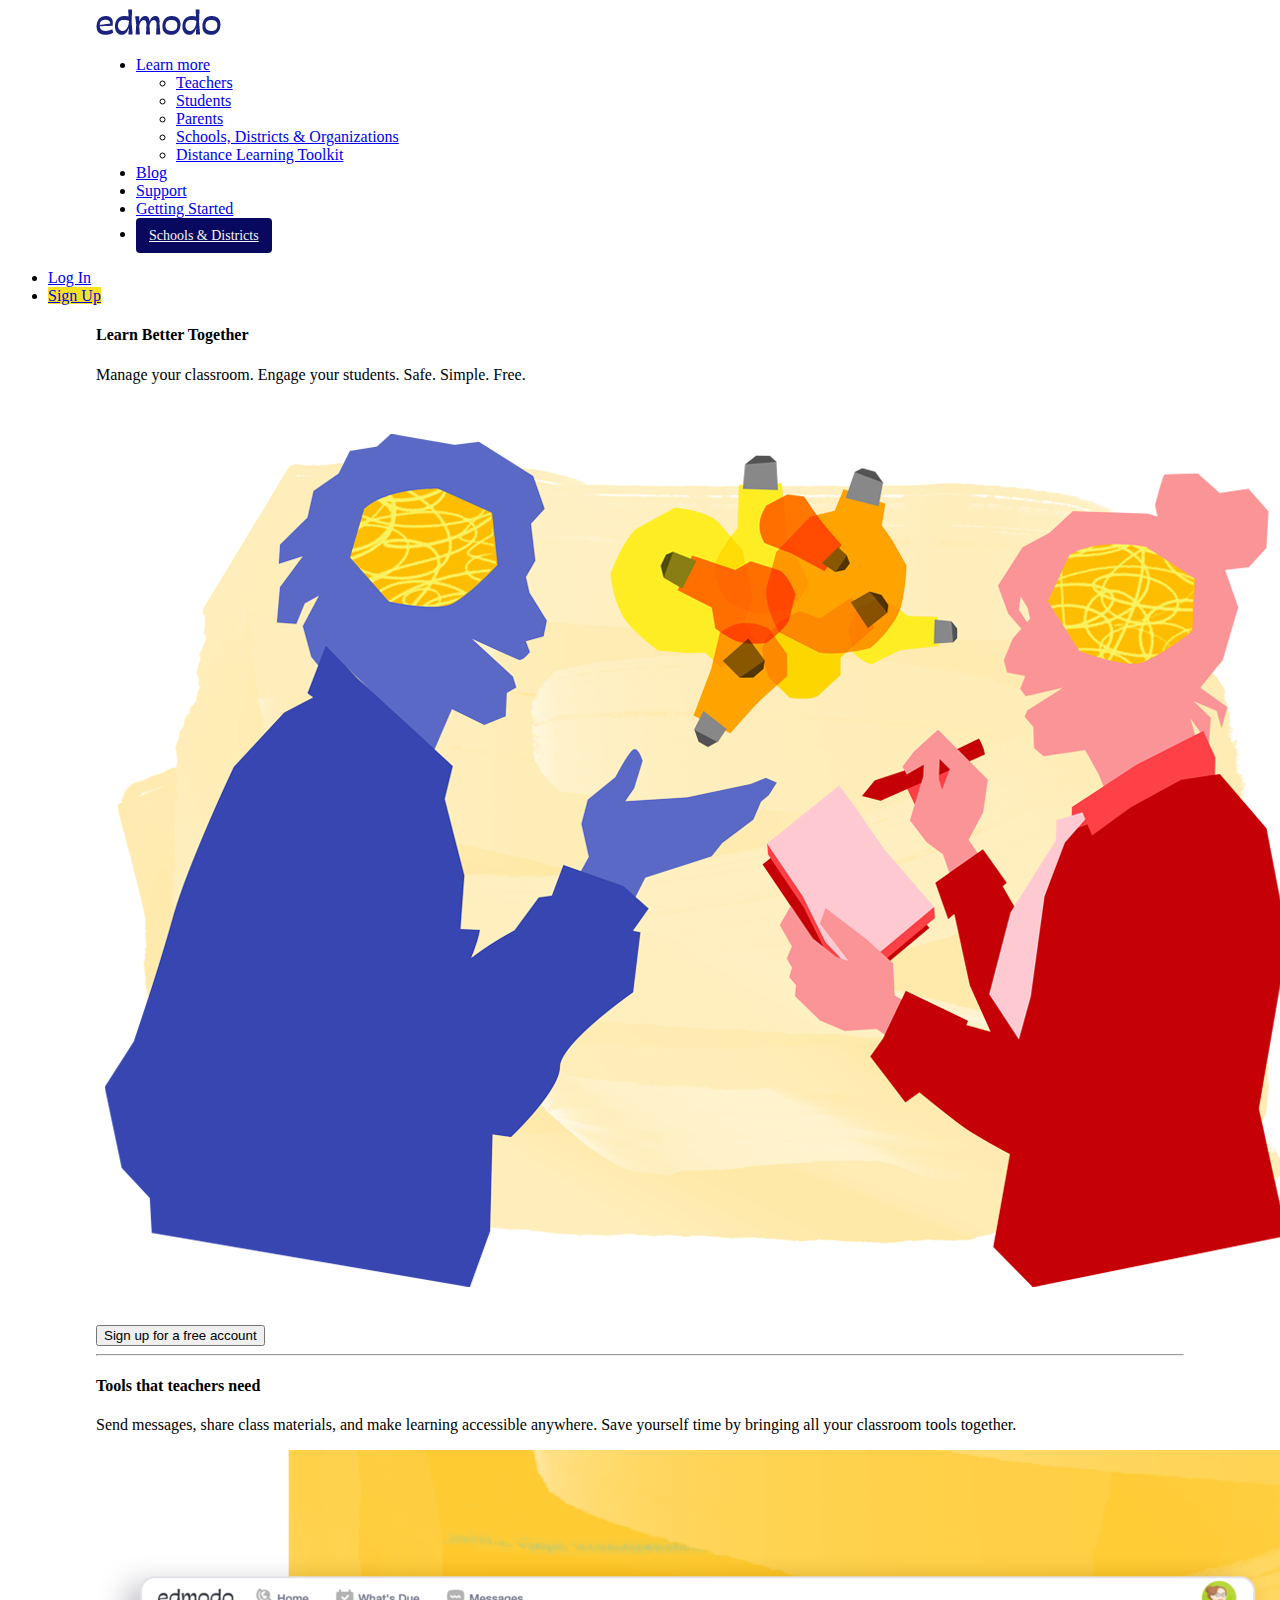
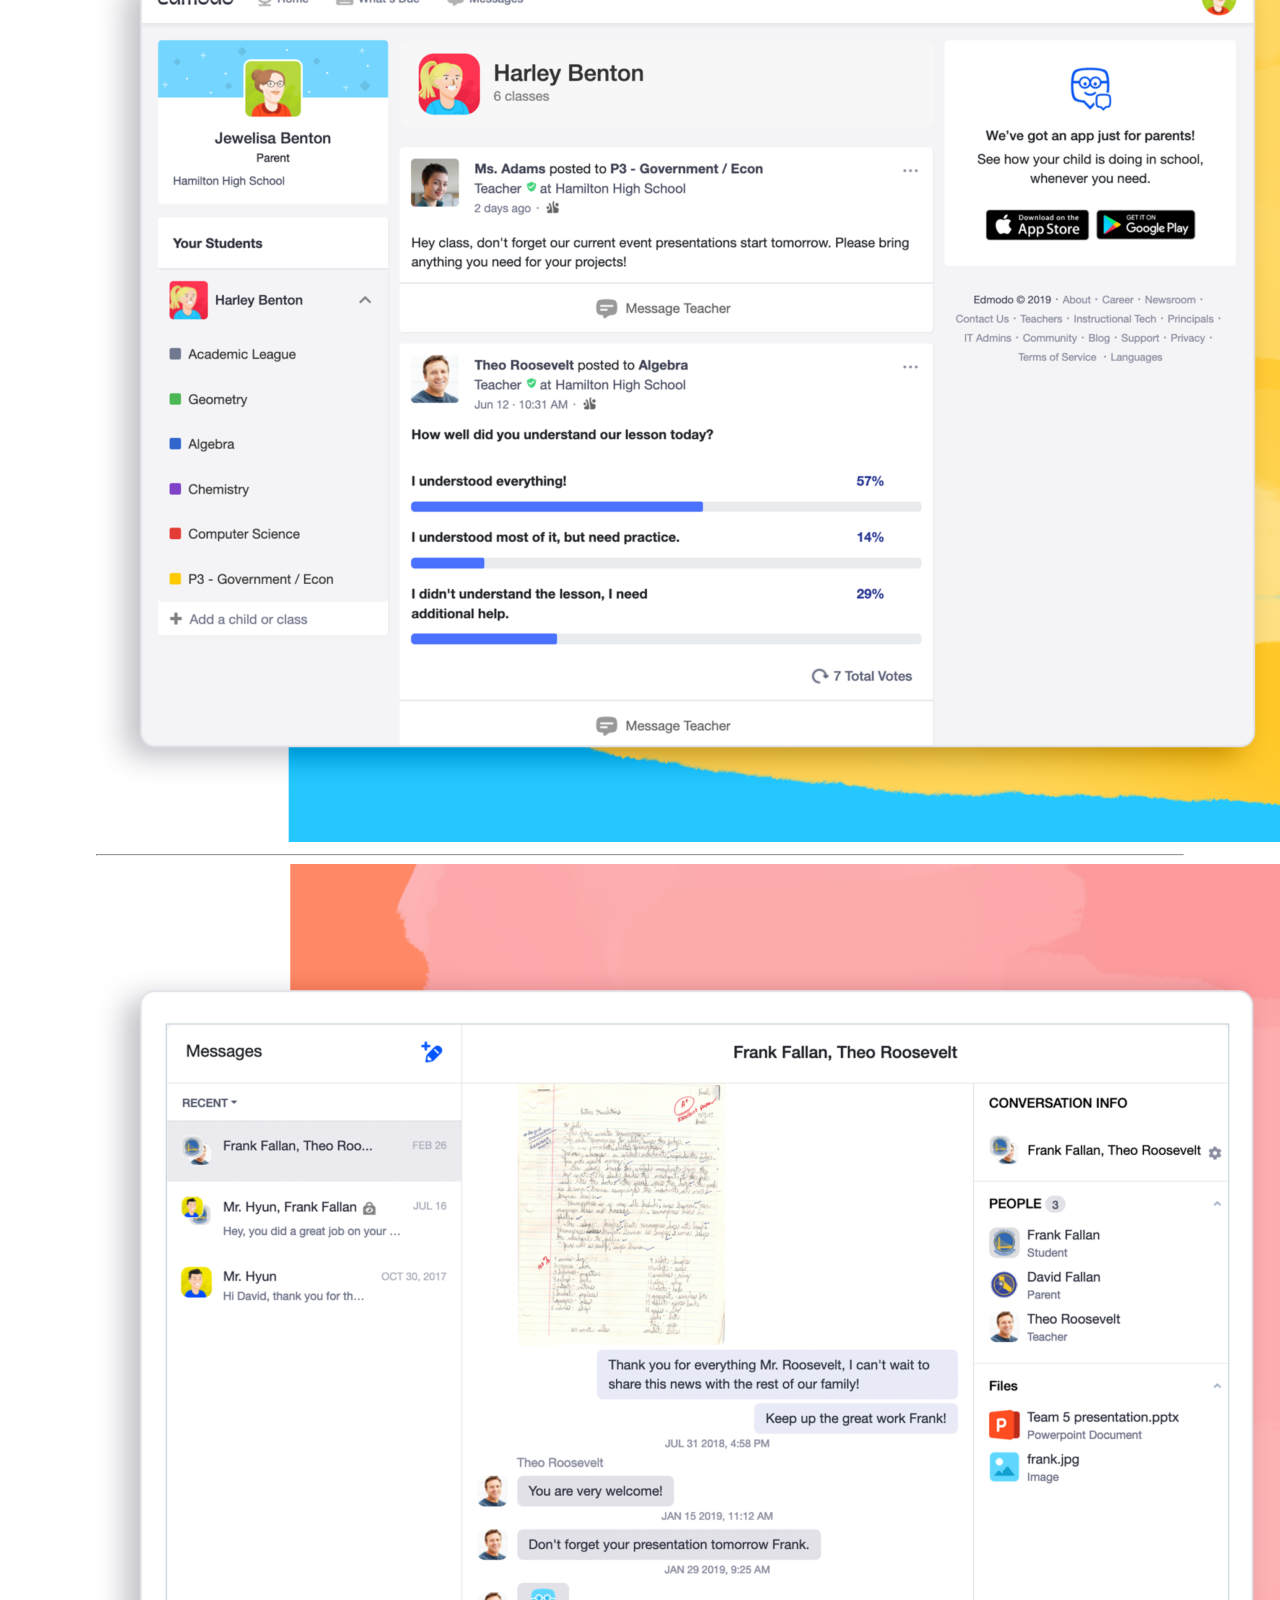
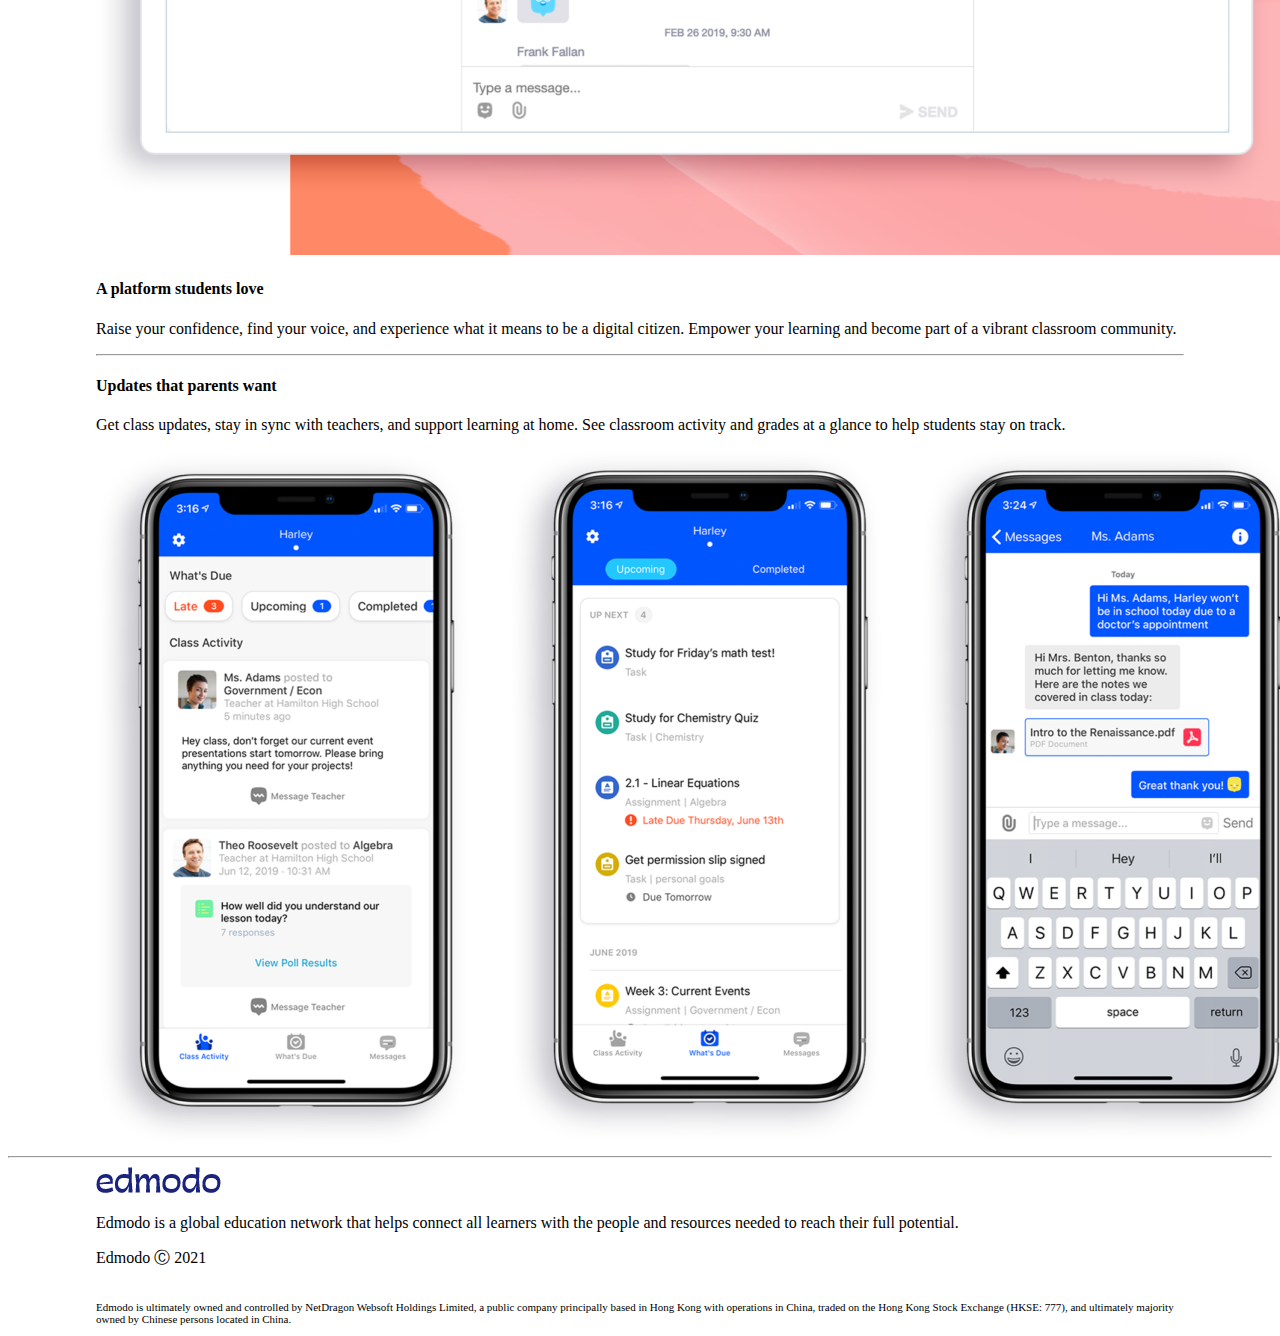
<file: LearnMore-Parents.html>
<!DOCTYPE html>
<html lang="en">

<head>
    <meta charset="UTF-8">
    <meta http-equiv="X-UA-Compatible" content="IE=edge">
    <meta name="viewport" content="width=device-width, initial-scale=1.0">
    <title>Parents-Edmodo</title>
    <link href="https://cdn.jsdelivr.net/npm/bootstrap@5.1.3/dist/css/bootstrap.min.css" rel="stylesheet"
        integrity="sha384-1BmE4kWBq78iYhFldvKuhfTAU6auU8tT94WrHftjDbrCEXSU1oBoqyl2QvZ6jIW3" crossorigin="anonymous">
    <link rel="stylesheet" href="css/main.css">
    <link rel="shortcut icon" type="image/png" href="img/icon.png"/>
</head>

<body>
    <header>
        <nav class="navbar navbar-expand-lg navbar-light bg-light">
            <div class="container-fluid">
                <div class="collapse navbar-collapse" id="navbarSupportedContent" style="margin-left: 88px;">
                    <a class="navbar-brand" href="#">
                        <img src="img/edmodo.png" alt="" class="ed-logo">
                    </a>
                    <ul class="navbar-nav me-auto mb-2 mb-lg-0">
                        <li class="nav-item dropdown">
                            <a class="nav-link dropdown-toggle" href="#" id="navbarDropdown" role="button"
                                data-bs-toggle="dropdown" aria-current="false">
                                Learn more
                            </a>
                            <ul class="dropdown-menu" aria-current="navbarDropdown">
                                <li><a class="dropdown-item" href="#">Teachers</a></li>
                                <li><a class="dropdown-item" href="#">Students</a></li>
                                <li><a class="dropdown-item" href="#">Parents</a></li>
                                <li><a class="dropdown-item" href="#">Schools, Districts & Organizations</a></li>
                                <li><a class="dropdown-item" href="#">Distance Learning Toolkit</a></li>
                            </ul>
                        </li>
                        <li class="nav-item">
                            <a class="nav-link active" aria-current="page" href="#">Blog</a>
                        </li>
                        <li class="nav-item">
                            <a class="nav-link active" aria-current="page" href="#">Support</a>
                        </li>
                        <li class="nav-item">
                            <a class="nav-link active" aria-current="page" href="#">Getting Started</a>
                        </li>
                        <li class="nav-item">
                            <a class="nav-link active btn" aria-current="page" href="#" style="background-color: rgb(8, 8, 94); color: rgb(247, 247, 247)">
                                Schools & Districts</a>
                        </li>
                    </ul>
                </div>
                <div class="nav2" style="margin-right: 88px;">
                    <ul class="nav navbar-nav ms-auto navbar-right">
                        <li class="nav-item">
                            <a class="nav-link active" aria-current="page" href="login.html">Log In</a>
                        </li>
                        <li class="nav-item">
                            <div class="mau">
                                <a class="nav-link active" aria-current="page" href="signup.html" style="background-color: rgb(248, 226, 31);" >
                                    Sign Up</a>
                            </div>
                        </li>
                    </ul>
                </div>
            </div>
        </nav>
    </header>

    <main style="margin-right: 88px; margin-left: 88px">
        
        <div class="main_about row">
            <div class="col-md-6">
                <h4>Learn Better Together</h4>
                <p class="my_intro">Manage your classroom. Engage your students. Safe. Simple. Free.</p>
            </div>
            <div class="col-md-6">
                <img src="img/Parents-1.png" alt="" class="img-fluid rounded">
            </div>
            <div class="sign-up-section-button"><a href="LINK MỚI ĐIỀN VÀO ĐÂY"><button
                        class="sign-up-section-button userpicker qa-test-top-userpicker-sign-up-button"><span>Sign
                            up for a
                            free account</span></button></a>
            </div>
        </div>
        <hr>
        <div class="main_about row">
            <div class="col-md-6">
                <h4>Tools that teachers need</h4>
                <p class="my_intro">Send messages, share class materials, and make learning accessible anywhere. Save
                    yourself time by bringing all your classroom tools together.</p>
            </div>
            <div class="col-md-6">
                <img src="img/Parents-2.png" alt="" class="img-fluid rounded">
            </div>
        </div>
        <hr>
        <div class="main_about row">
            <div class="col-md-6">
                <img src="img/Parents-3.png" alt="" class="img-fluid rounded">
            </div>
            <div class="col-md-6">
                <h4>A platform students love</h4>
                <p class="my_intro">Raise your confidence, find your voice, and experience what it means to be a digital
                    citizen. Empower your learning and become part of a vibrant classroom community.</p>
            </div>
        </div>
        <hr>
        <div class="main_about row">
            <div class="col-md-6">
                <h4>Updates that parents want</h4>
                <p class="my_intro">Get class updates, stay in sync with teachers, and support learning at home. See
                    classroom activity and grades at a glance to help students stay on track.</p>
            </div>
            <div class="col-md-6">
                <img src="img/Parents-4.png" alt="" class="img-fluid rounded">
            </div>
        </div>
    </main>


    <hr>
    <footer style="margin-right: 88px; margin-left: 88px">
        <div class="new-landing-page-footer-container">
            <div class="landing-page-footer-content">
                <div class="container">
                    <a class="" href="#">
                        <img src="img/edmodo.png" alt="" class="ed-logo">
                    </a>
                </div>
                <p class="global-network"><span>Edmodo is a global education network that helps connect all learners
                        with
                        the people and resources needed to reach their full potential.</span></p>
                <p class="global-network">Edmodo Ⓒ 2021</p>
                <p class="global-network" style="font-size: 0.6875rem; line-height: 0.75rem; padding-top: 16px;">
                    <span>Edmodo is ultimately owned and controlled by NetDragon Websoft Holdings Limited, a public
                        company
                        principally based in Hong Kong with operations in China, traded on the Hong Kong Stock Exchange
                        (HKSE: 777), and ultimately majority owned by Chinese persons located in China.</span>
                </p>
            </div>
        </div>
    </footer>

    <script src="https://cdn.jsdelivr.net/npm/bootstrap@5.1.3/dist/js/bootstrap.bundle.min.js"
        integrity="sha384-ka7Sk0Gln4gmtz2MlQnikT1wXgYsOg+OMhuP+IlRH9sENBO0LRn5q+8nbTov4+1p"
        crossorigin="anonymous"></script>
</body>

</html>
</file>
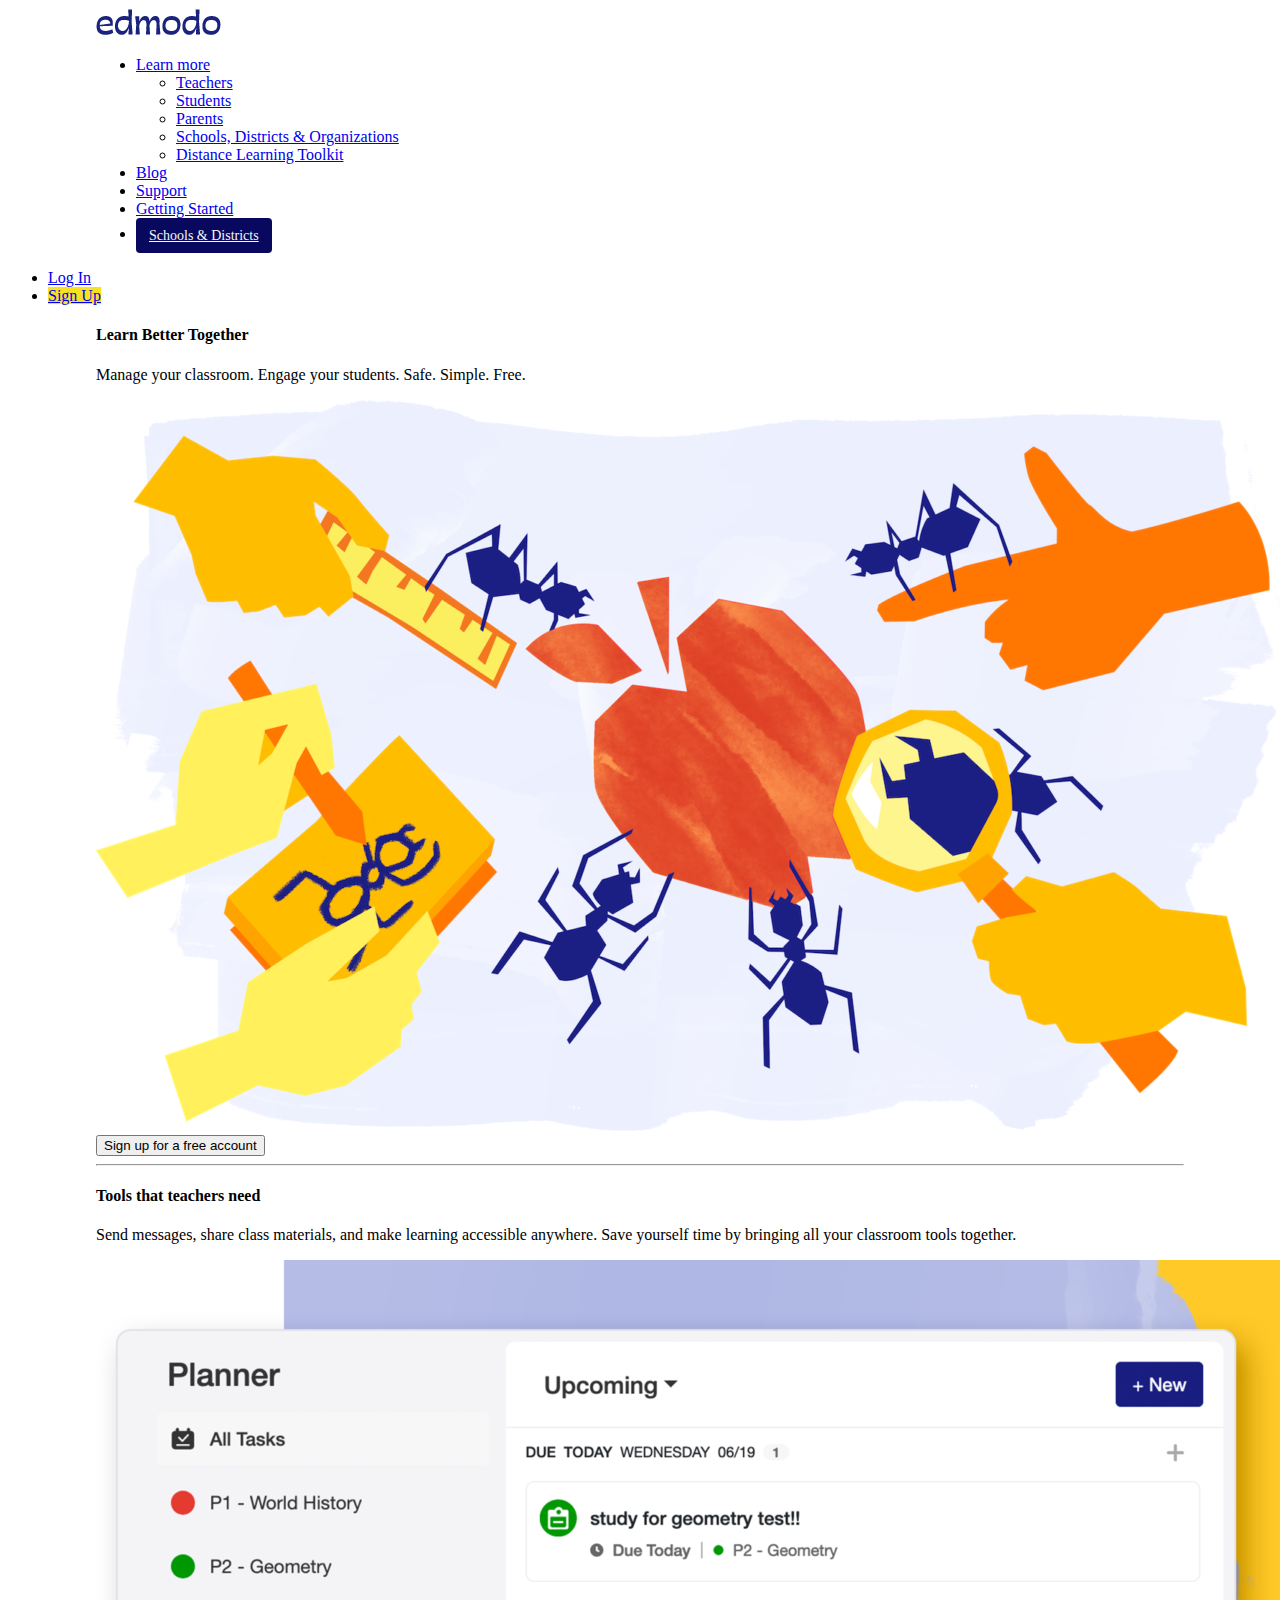
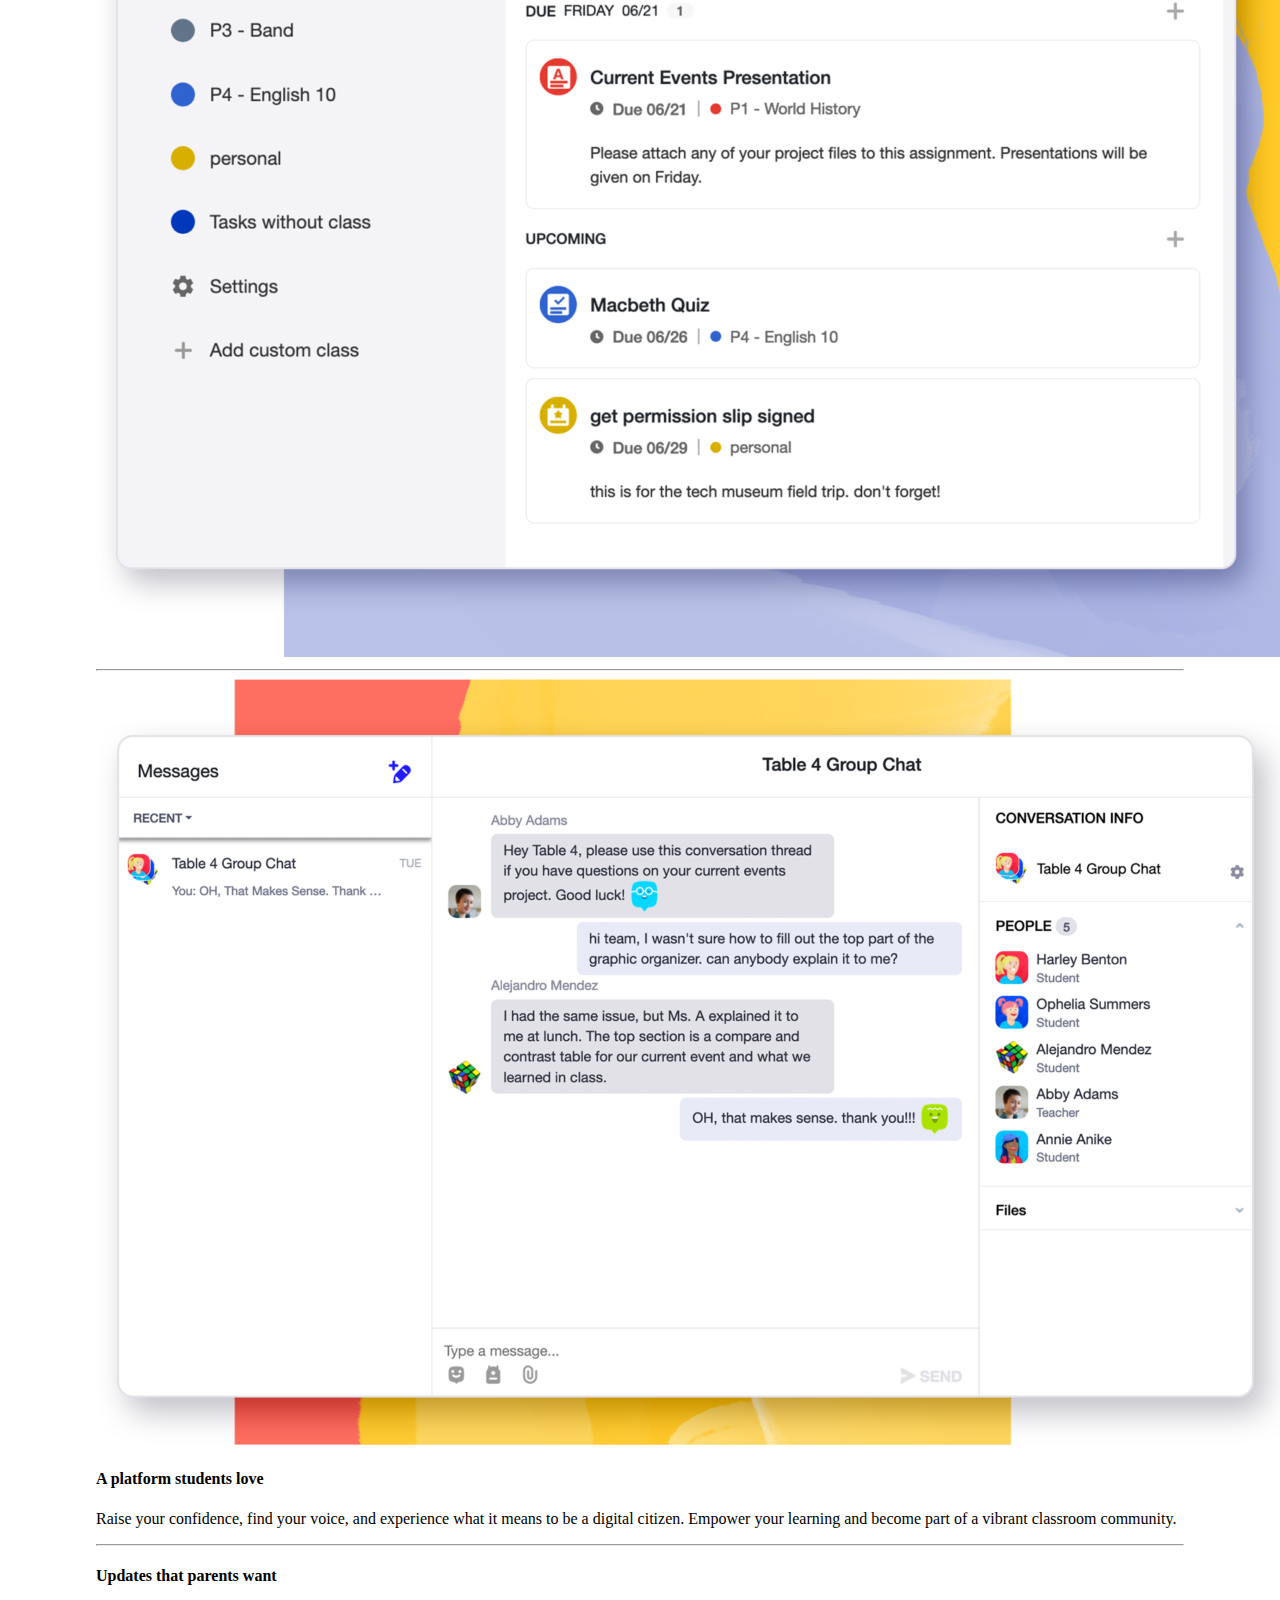
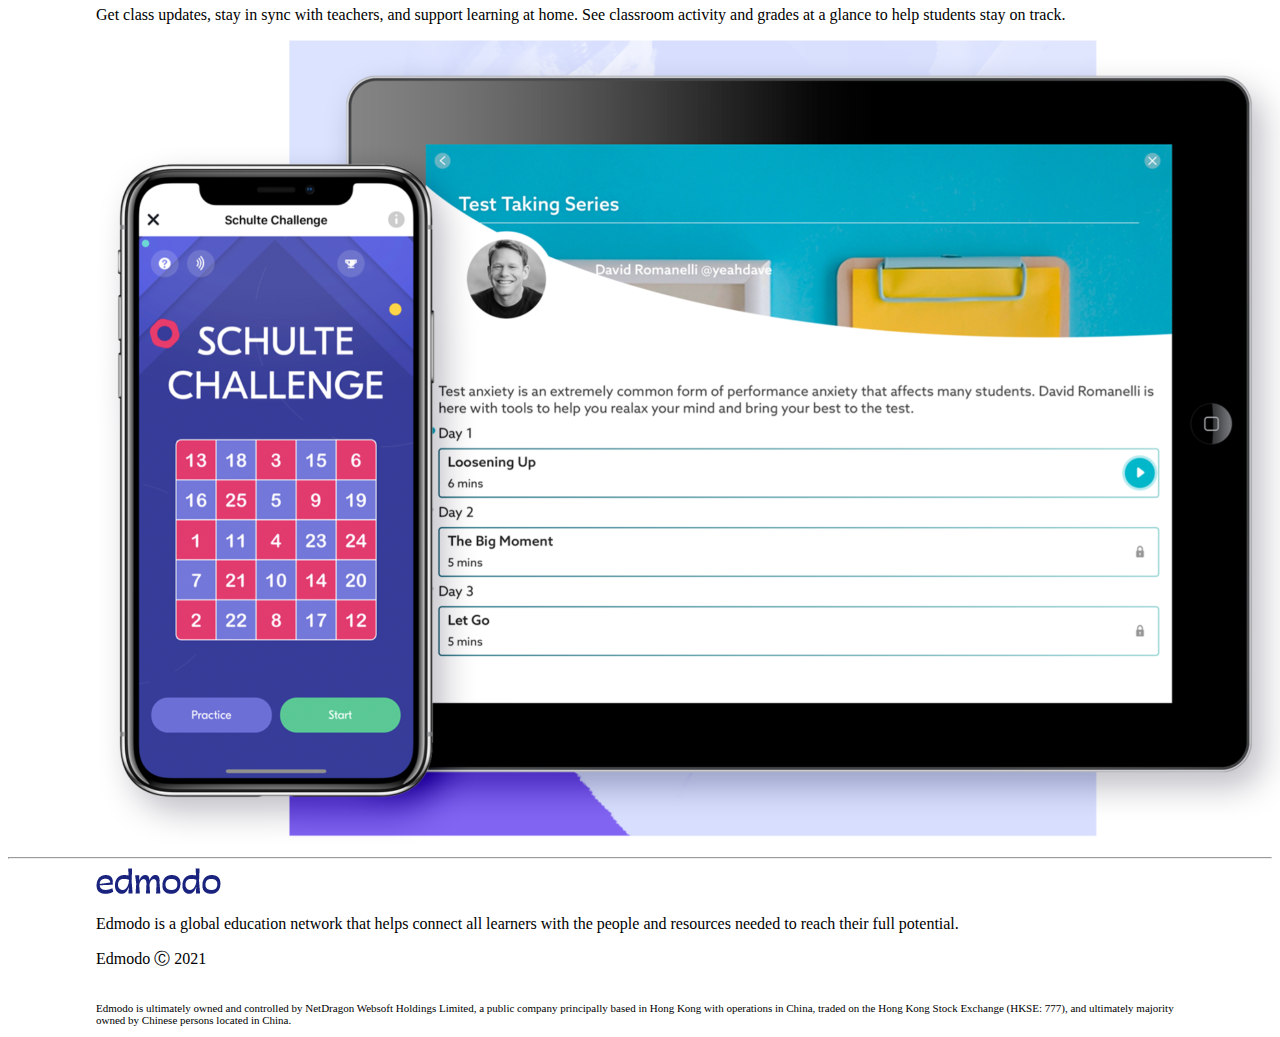
<file: LearnMore-Students.html>
<!DOCTYPE html>
<html lang="en">

<head>
    <meta charset="UTF-8">
    <meta http-equiv="X-UA-Compatible" content="IE=edge">
    <meta name="viewport" content="width=device-width, initial-scale=1.0">
    <title>Students-Edmodo</title>
    <link href="https://cdn.jsdelivr.net/npm/bootstrap@5.1.3/dist/css/bootstrap.min.css" rel="stylesheet"
        integrity="sha384-1BmE4kWBq78iYhFldvKuhfTAU6auU8tT94WrHftjDbrCEXSU1oBoqyl2QvZ6jIW3" crossorigin="anonymous">
    <link rel="stylesheet" href="css/main.css">
    <link rel="shortcut icon" type="image/png" href="img/icon.png"/>
</head>

<body>
    <header>
        <nav class="navbar navbar-expand-lg navbar-light bg-light">
            <div class="container-fluid">
                <div class="collapse navbar-collapse" id="navbarSupportedContent" style="margin-left: 88px;">
                    <a class="navbar-brand" href="#">
                        <img src="img/edmodo.png" alt="" class="ed-logo">
                    </a>
                    <ul class="navbar-nav me-auto mb-2 mb-lg-0">
                        <li class="nav-item dropdown">
                            <a class="nav-link dropdown-toggle" href="#" id="navbarDropdown" role="button"
                                data-bs-toggle="dropdown" aria-current="false">
                                Learn more
                            </a>
                            <ul class="dropdown-menu" aria-current="navbarDropdown">
                                <li><a class="dropdown-item" href="#">Teachers</a></li>
                                <li><a class="dropdown-item" href="#">Students</a></li>
                                <li><a class="dropdown-item" href="#">Parents</a></li>
                                <li><a class="dropdown-item" href="#">Schools, Districts & Organizations</a></li>
                                <li><a class="dropdown-item" href="#">Distance Learning Toolkit</a></li>
                            </ul>
                        </li>
                        <li class="nav-item">
                            <a class="nav-link active" aria-current="page" href="#">Blog</a>
                        </li>
                        <li class="nav-item">
                            <a class="nav-link active" aria-current="page" href="#">Support</a>
                        </li>
                        <li class="nav-item">
                            <a class="nav-link active" aria-current="page" href="#">Getting Started</a>
                        </li>
                        <li class="nav-item">
                            <a class="nav-link active btn" aria-current="page" href="#" style="background-color: rgb(8, 8, 94); color: rgb(247, 247, 247)">
                                Schools & Districts</a>
                        </li>
                    </ul>
                </div>
                <div class="nav2" style="margin-right: 88px;">
                    <ul class="nav navbar-nav ms-auto navbar-right">
                        <li class="nav-item">
                            <a class="nav-link active" aria-current="page" href="login.html">Log In</a>
                        </li>
                        <li class="nav-item">
                            <div class="mau">
                                <a class="nav-link active" aria-current="page" href="signup.html" style="background-color: rgb(248, 226, 31);" >
                                    Sign Up</a>
                            </div>
                        </li>
                    </ul>
                </div>
            </div>
        </nav>
    </header>

    <main style="margin-right: 88px; margin-left: 88px">

        <div class="main_about row">
            <div class="col-md-6">
                <h4>Learn Better Together</h4>
                <p class="my_intro">Manage your classroom. Engage your students. Safe. Simple. Free.</p>
            </div>
            <div class="col-md-6">
                <img src="img/Student-1.png" alt="" class="img-fluid rounded">
            </div>
            <div class="sign-up-section-button"><a href="LINK MỚI ĐIỀN VÀO ĐÂY"><button
                        class="sign-up-section-button userpicker qa-test-top-userpicker-sign-up-button"><span>Sign
                            up for a
                            free account</span></button></a>
            </div>
        </div>

        
        <hr>
        <div class="main_about row">
            <div class="col-md-6">
                <h4>Tools that teachers need</h4>
                <p class="my_intro">Send messages, share class materials, and make learning accessible anywhere. Save
                    yourself time by bringing all your classroom tools together.</p>
            </div>
            <div class="col-md-6">
                <img src="img/Student-2.png" alt="" class="img-fluid rounded">
            </div>
        </div>
        <hr>
        <div class="main_about row">
            <div class="col-md-6">
                <img src="img/Student-3.png" alt="" class="img-fluid rounded">
            </div>
            <div class="col-md-6">
                <h4>A platform students love</h4>
                <p class="my_intro">Raise your confidence, find your voice, and experience what it means to be a digital
                    citizen. Empower your learning and become part of a vibrant classroom community.</p>
            </div>
        </div>
        <hr>
        <div class="main_about row">
            <div class="col-md-6">
                <h4>Updates that parents want</h4>
                <p class="my_intro">Get class updates, stay in sync with teachers, and support learning at home. See
                    classroom activity and grades at a glance to help students stay on track.</p>
            </div>
            <div class="col-md-6">
                <img src="img/Student-4.png" alt="" class="img-fluid rounded">
            </div>
        </div>
    </main>


    <hr>
    <footer style="margin-right: 88px; margin-left: 88px">
        <div class="new-landing-page-footer-container">
            <div class="landing-page-footer-content">
                <div class="container">
                    <a class="" href="#">
                        <img src="img/edmodo.png" alt="" class="ed-logo">
                    </a>
                </div>
                <p class="global-network"><span>Edmodo is a global education network that helps connect all learners
                        with
                        the people and resources needed to reach their full potential.</span></p>
                <p class="global-network">Edmodo Ⓒ 2021</p>
                <p class="global-network" style="font-size: 0.6875rem; line-height: 0.75rem; padding-top: 16px;">
                    <span>Edmodo is ultimately owned and controlled by NetDragon Websoft Holdings Limited, a public
                        company
                        principally based in Hong Kong with operations in China, traded on the Hong Kong Stock Exchange
                        (HKSE: 777), and ultimately majority owned by Chinese persons located in China.</span>
                </p>
            </div>
        </div>
    </footer>

    <script src="https://cdn.jsdelivr.net/npm/bootstrap@5.1.3/dist/js/bootstrap.bundle.min.js"
        integrity="sha384-ka7Sk0Gln4gmtz2MlQnikT1wXgYsOg+OMhuP+IlRH9sENBO0LRn5q+8nbTov4+1p"
        crossorigin="anonymous"></script>
</body>

</html>
</file>
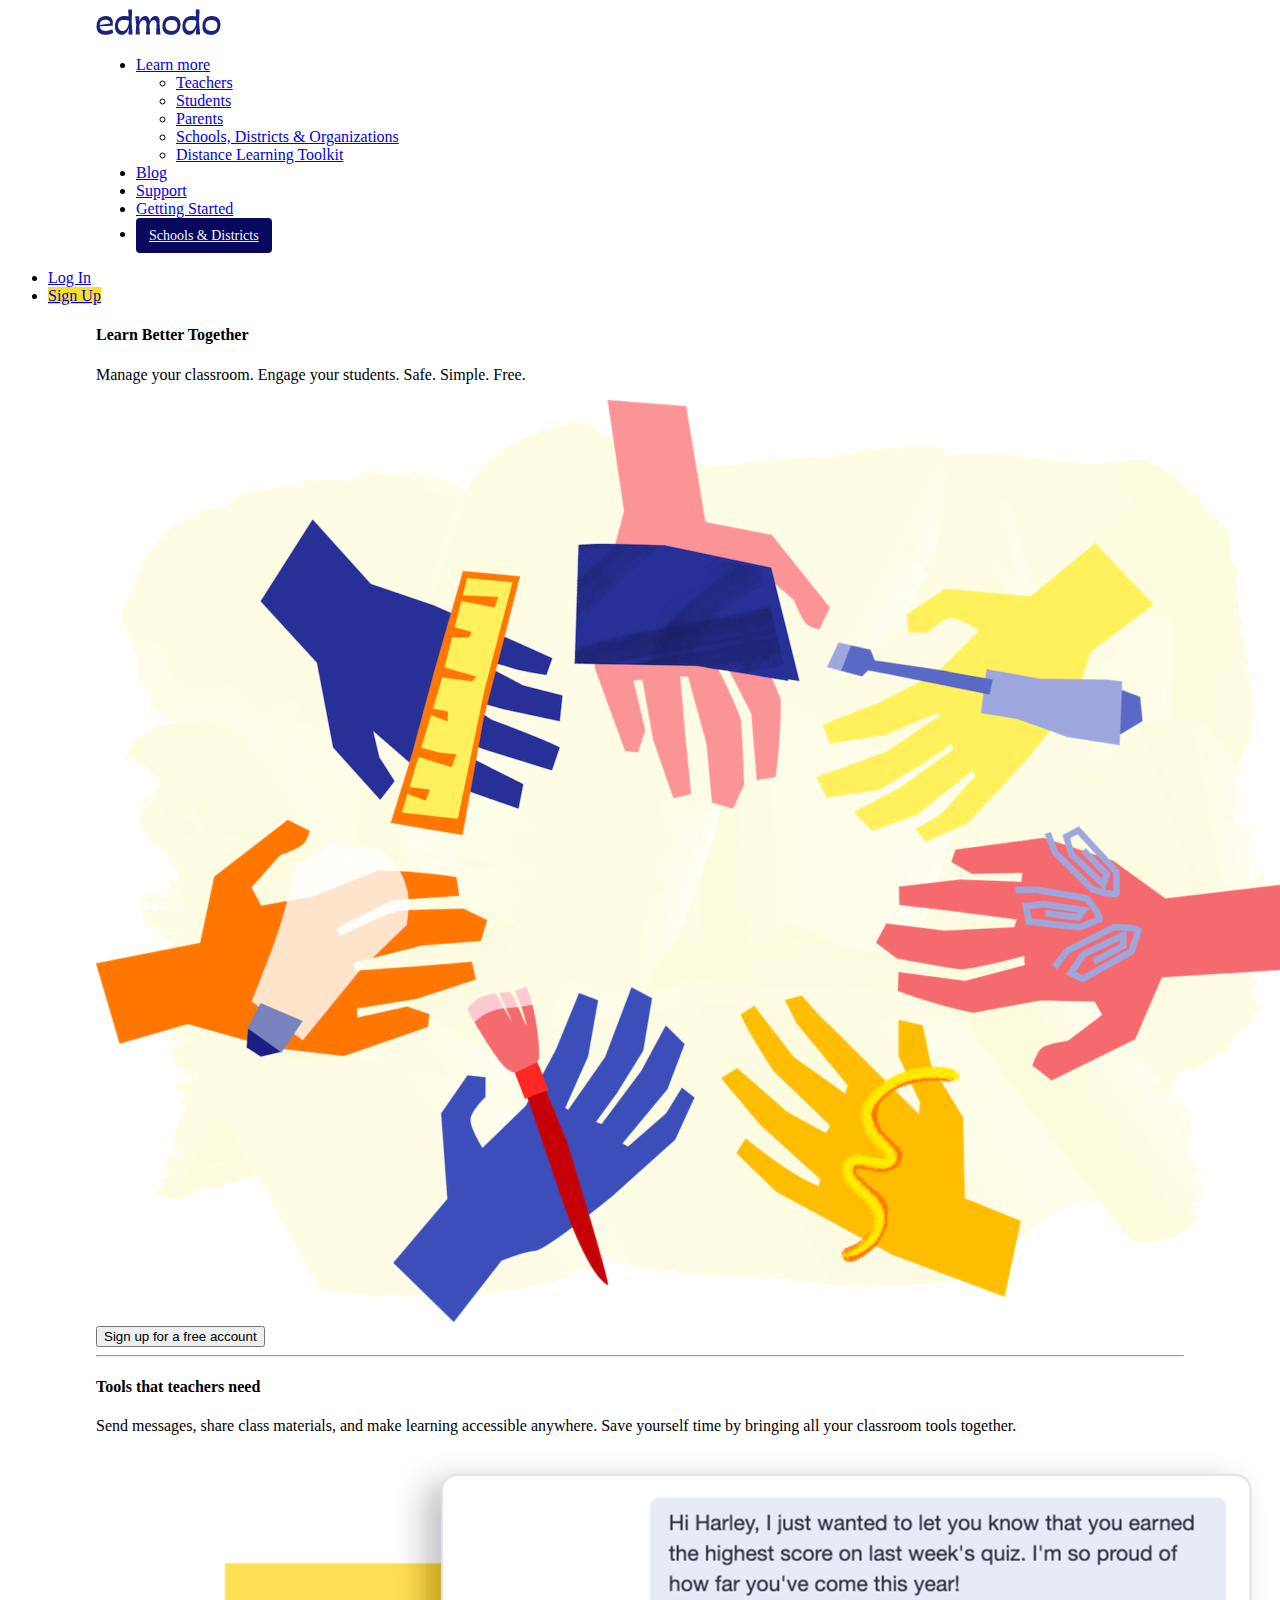
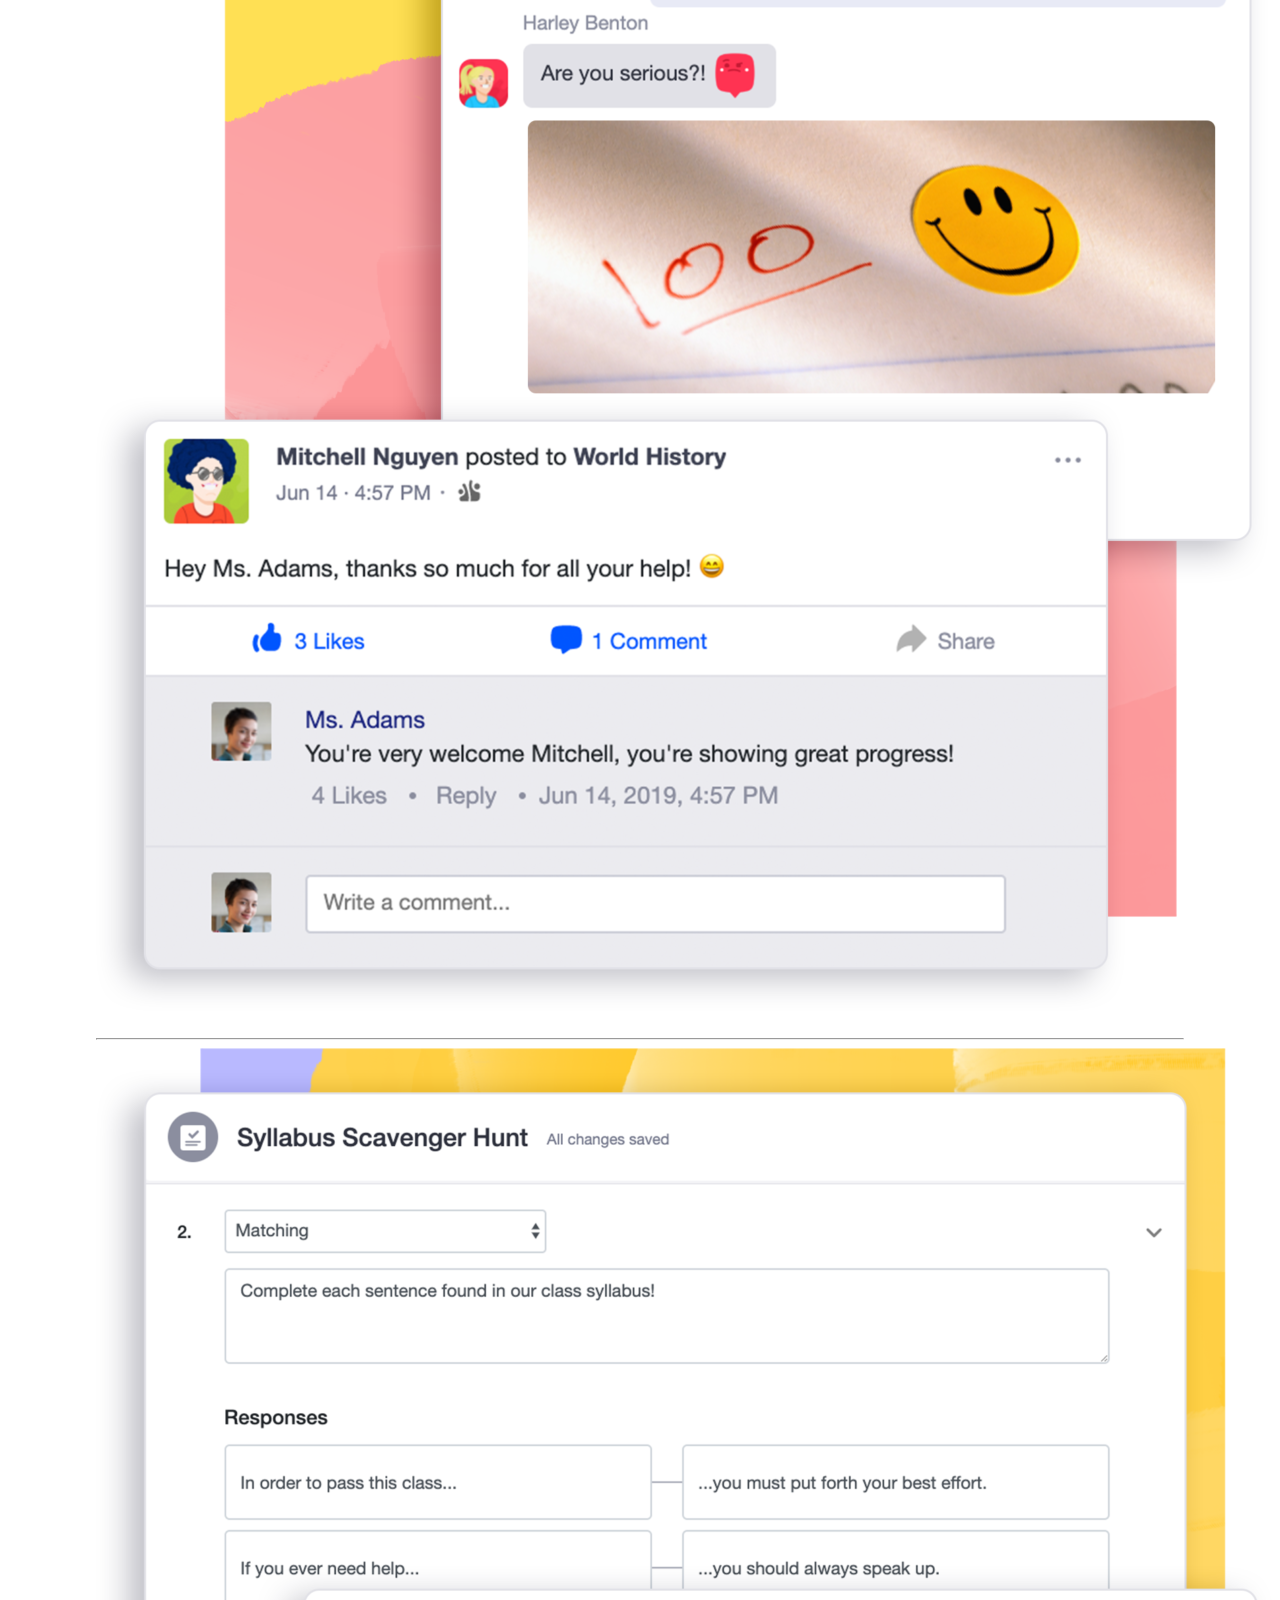
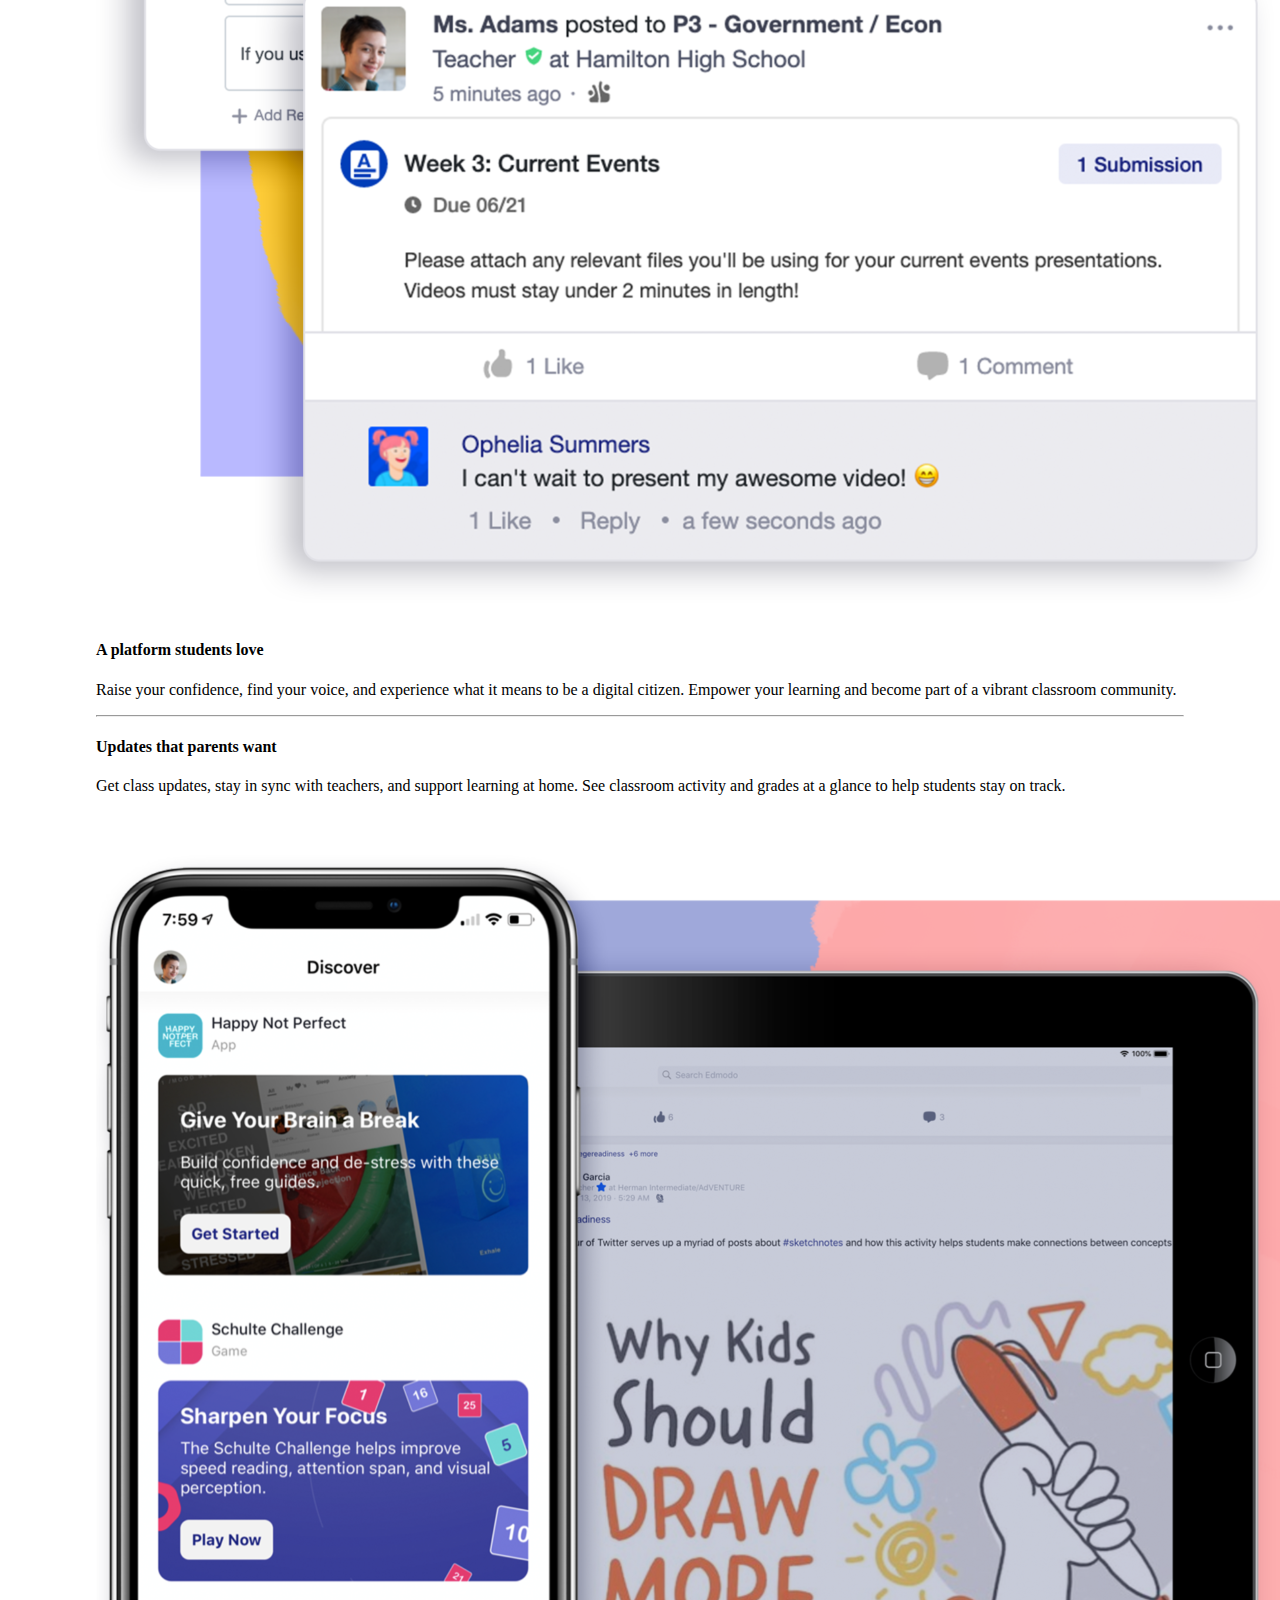
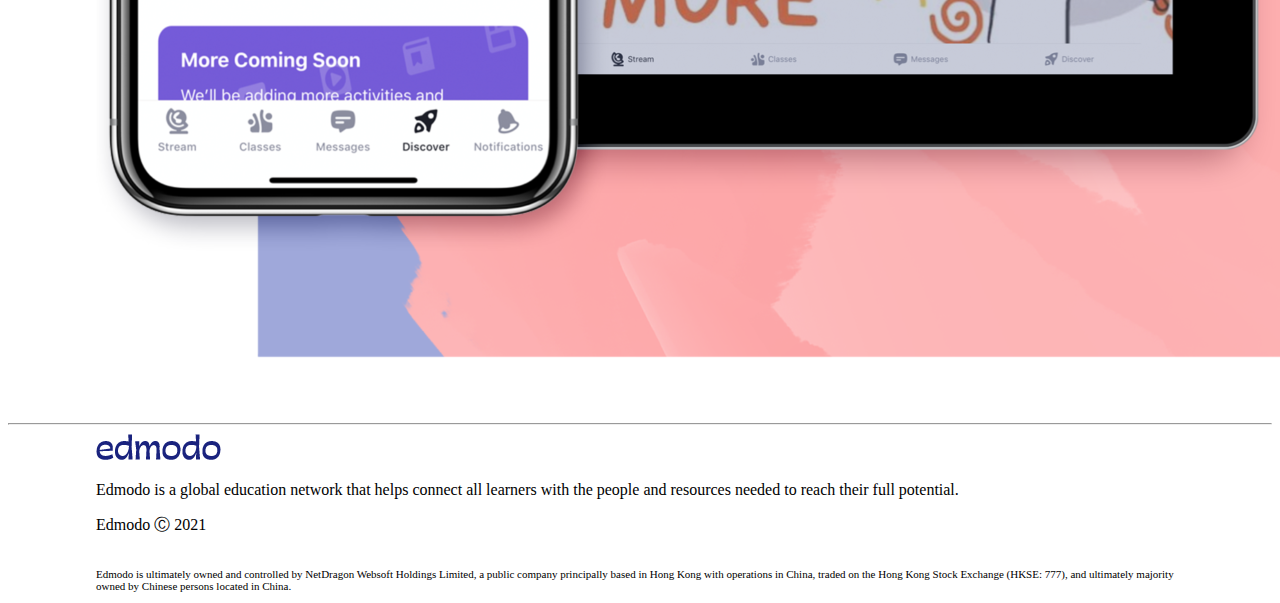
<file: LearnMore-Teacher.html>
<!DOCTYPE html>
<html lang="en">

<head>
    <meta charset="UTF-8">
    <meta http-equiv="X-UA-Compatible" content="IE=edge">
    <meta name="viewport" content="width=device-width, initial-scale=1.0">
    <title>Teachers-Edmodo</title>
    <link href="https://cdn.jsdelivr.net/npm/bootstrap@5.1.3/dist/css/bootstrap.min.css" rel="stylesheet"
        integrity="sha384-1BmE4kWBq78iYhFldvKuhfTAU6auU8tT94WrHftjDbrCEXSU1oBoqyl2QvZ6jIW3" crossorigin="anonymous">
    <link rel="stylesheet" href="css/main.css">
    <link rel="shortcut icon" type="image/png" href="img/icon.png"/>
</head>

<body>
    <header>
        <nav class="navbar navbar-expand-lg navbar-light bg-light">
            <div class="container-fluid">
                <div class="collapse navbar-collapse" id="navbarSupportedContent" style="margin-left: 88px;">
                    <a class="navbar-brand" href="#">
                        <img src="img/edmodo.png" alt="" class="ed-logo">
                    </a>
                    <ul class="navbar-nav me-auto">
                        <li class="nav-item dropdown">
                            <a class="nav-link dropdown-toggle" href="#" id="navbarDropdown" role="button"
                                data-bs-toggle="dropdown" aria-current="false">
                                Learn more
                            </a>
                            <ul class="dropdown-menu" aria-current="navbarDropdown">
                                <li><a class="dropdown-item" href="#">Teachers</a></li>
                                <li><a class="dropdown-item" href="#">Students</a></li>
                                <li><a class="dropdown-item" href="#">Parents</a></li>
                                <li><a class="dropdown-item" href="#">Schools, Districts & Organizations</a></li>
                                <li><a class="dropdown-item" href="#">Distance Learning Toolkit</a></li>
                            </ul>
                        </li>
                        <li class="nav-item">
                            <a class="nav-link active" aria-current="page" href="#">Blog</a>
                        </li>
                        <li class="nav-item">
                            <a class="nav-link active" aria-current="page" href="#">Support</a>
                        </li>
                        <li class="nav-item">
                            <a class="nav-link active" aria-current="page" href="#">Getting Started</a>
                        </li>
                        <li class="nav-item">
                            <a class="nav-link active btn " aria-current="page" href="#" style="background-color: rgb(8, 8, 94); color: rgb(247, 247, 247)">
                                Schools & Districts</a>
                        </li>
                    </ul>
                </div>
                <div class="nav2" style="margin-right: 88px;">
                    <ul class="nav navbar-nav ms-auto navbar-right">
                        <li class="nav-item">
                            <a class="nav-link active" aria-current="page" href="login.html">Log In</a>
                        </li>
                        <li class="nav-item">
                            <div class="mau">
                                <a class="nav-link active" aria-current="page" href="signup.html" style="background-color: rgb(248, 226, 31);" >
                                    Sign Up</a>
                            </div>
                        </li>
                    </ul>
                </div>
            </div>
        </nav>
    </header>

    <main style="margin-right: 88px; margin-left: 88px">
        
        
        <div class="main_about row">
            <div class="col-md-6">
                <h4>Learn Better Together</h4>
                <p class="my_intro">Manage your classroom. Engage your students. Safe. Simple. Free.</p>
            </div>
            <div class="col-md-6">
                <img src="img/Teacher-1.png" alt="" class="img-fluid rounded">
            </div>
            <div class="sign-up-section-button"><a href="LINK MỚI ĐIỀN VÀO ĐÂY"><button
                        class="sign-up-section-button userpicker qa-test-top-userpicker-sign-up-button"><span>Sign
                            up for a
                            free account</span></button></a>
            </div>
        </div>
        <hr>
        <div class="main_about row">
            <div class="col-md-6">
                <h4>Tools that teachers need</h4>
                <p class="my_intro">Send messages, share class materials, and make learning accessible anywhere. Save
                    yourself time by bringing all your classroom tools together.</p>
            </div>
            <div class="col-md-6">
                <img src="img/Teacher-2.png" alt="" class="img-fluid rounded">
            </div>
        </div>
        <hr>
        <div class="main_about row">
            <div class="col-md-6">
                <img src="img/Teacher-3.png" alt="" class="img-fluid rounded">
            </div>
            <div class="col-md-6">
                <h4>A platform students love</h4>
                <p class="my_intro">Raise your confidence, find your voice, and experience what it means to be a digital
                    citizen. Empower your learning and become part of a vibrant classroom community.</p>
            </div>
        </div>
        <hr>
        <div class="main_about row">
            <div class="col-md-6">
                <h4>Updates that parents want</h4>
                <p class="my_intro">Get class updates, stay in sync with teachers, and support learning at home. See
                    classroom activity and grades at a glance to help students stay on track.</p>
            </div>
            <div class="col-md-6">
                <img src="img/Teacher-4.png" alt="" class="img-fluid rounded">
            </div>
        </div>
    </main>


    <hr>
    <footer style="margin-right: 88px; margin-left: 88px">
        <div class="new-landing-page-footer-container">
            <div class="landing-page-footer-content">
                <div class="container">
                    <a class="" href="#">
                        <img src="img/edmodo.png" alt="" class="ed-logo">
                    </a>
                </div>
                <p class="global-network"><span>Edmodo is a global education network that helps connect all learners
                        with
                        the people and resources needed to reach their full potential.</span></p>
                <p class="global-network">Edmodo Ⓒ 2021</p>
                <p class="global-network" style="font-size: 0.6875rem; line-height: 0.75rem; padding-top: 16px;">
                    <span>Edmodo is ultimately owned and controlled by NetDragon Websoft Holdings Limited, a public
                        company
                        principally based in Hong Kong with operations in China, traded on the Hong Kong Stock Exchange
                        (HKSE: 777), and ultimately majority owned by Chinese persons located in China.</span>
                </p>
            </div>
        </div>
    </footer>

    <script src="https://cdn.jsdelivr.net/npm/bootstrap@5.1.3/dist/js/bootstrap.bundle.min.js"
        integrity="sha384-ka7Sk0Gln4gmtz2MlQnikT1wXgYsOg+OMhuP+IlRH9sENBO0LRn5q+8nbTov4+1p"
        crossorigin="anonymous"></script>
</body>

</html>
</file>
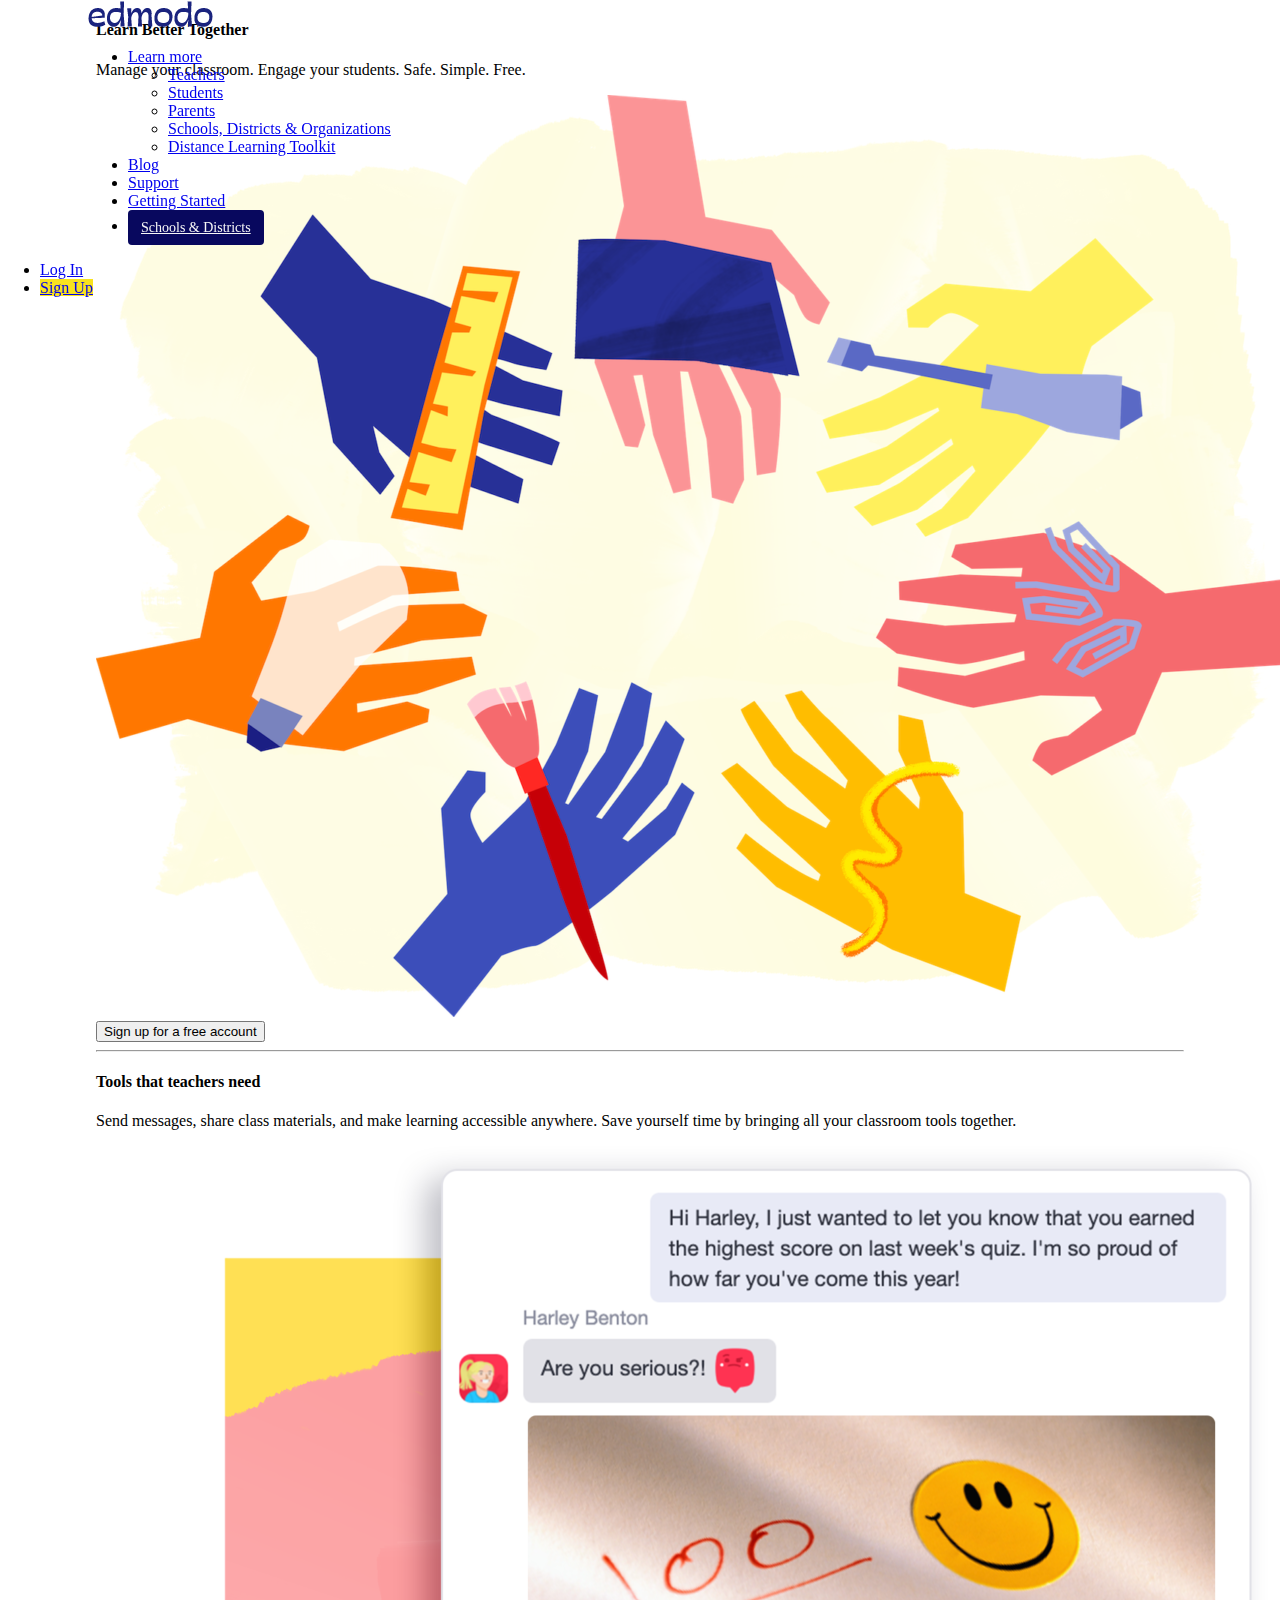
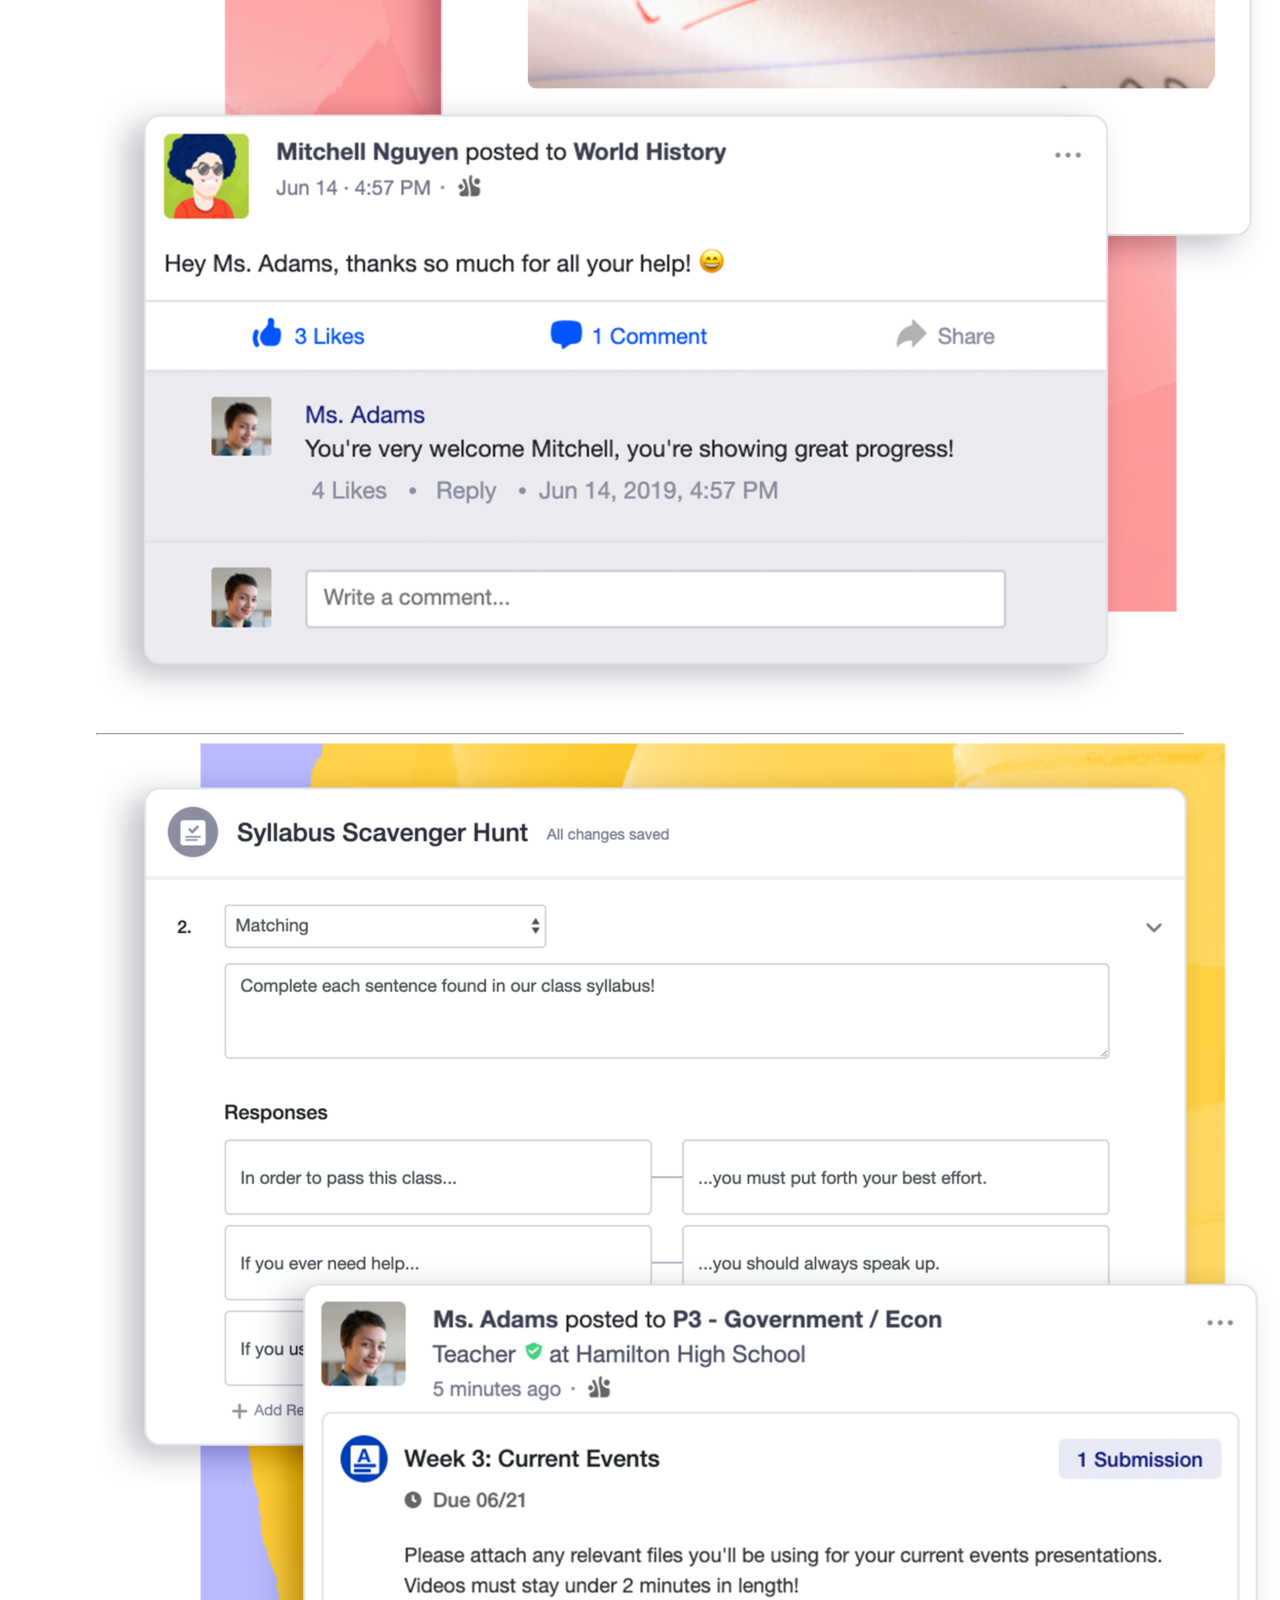
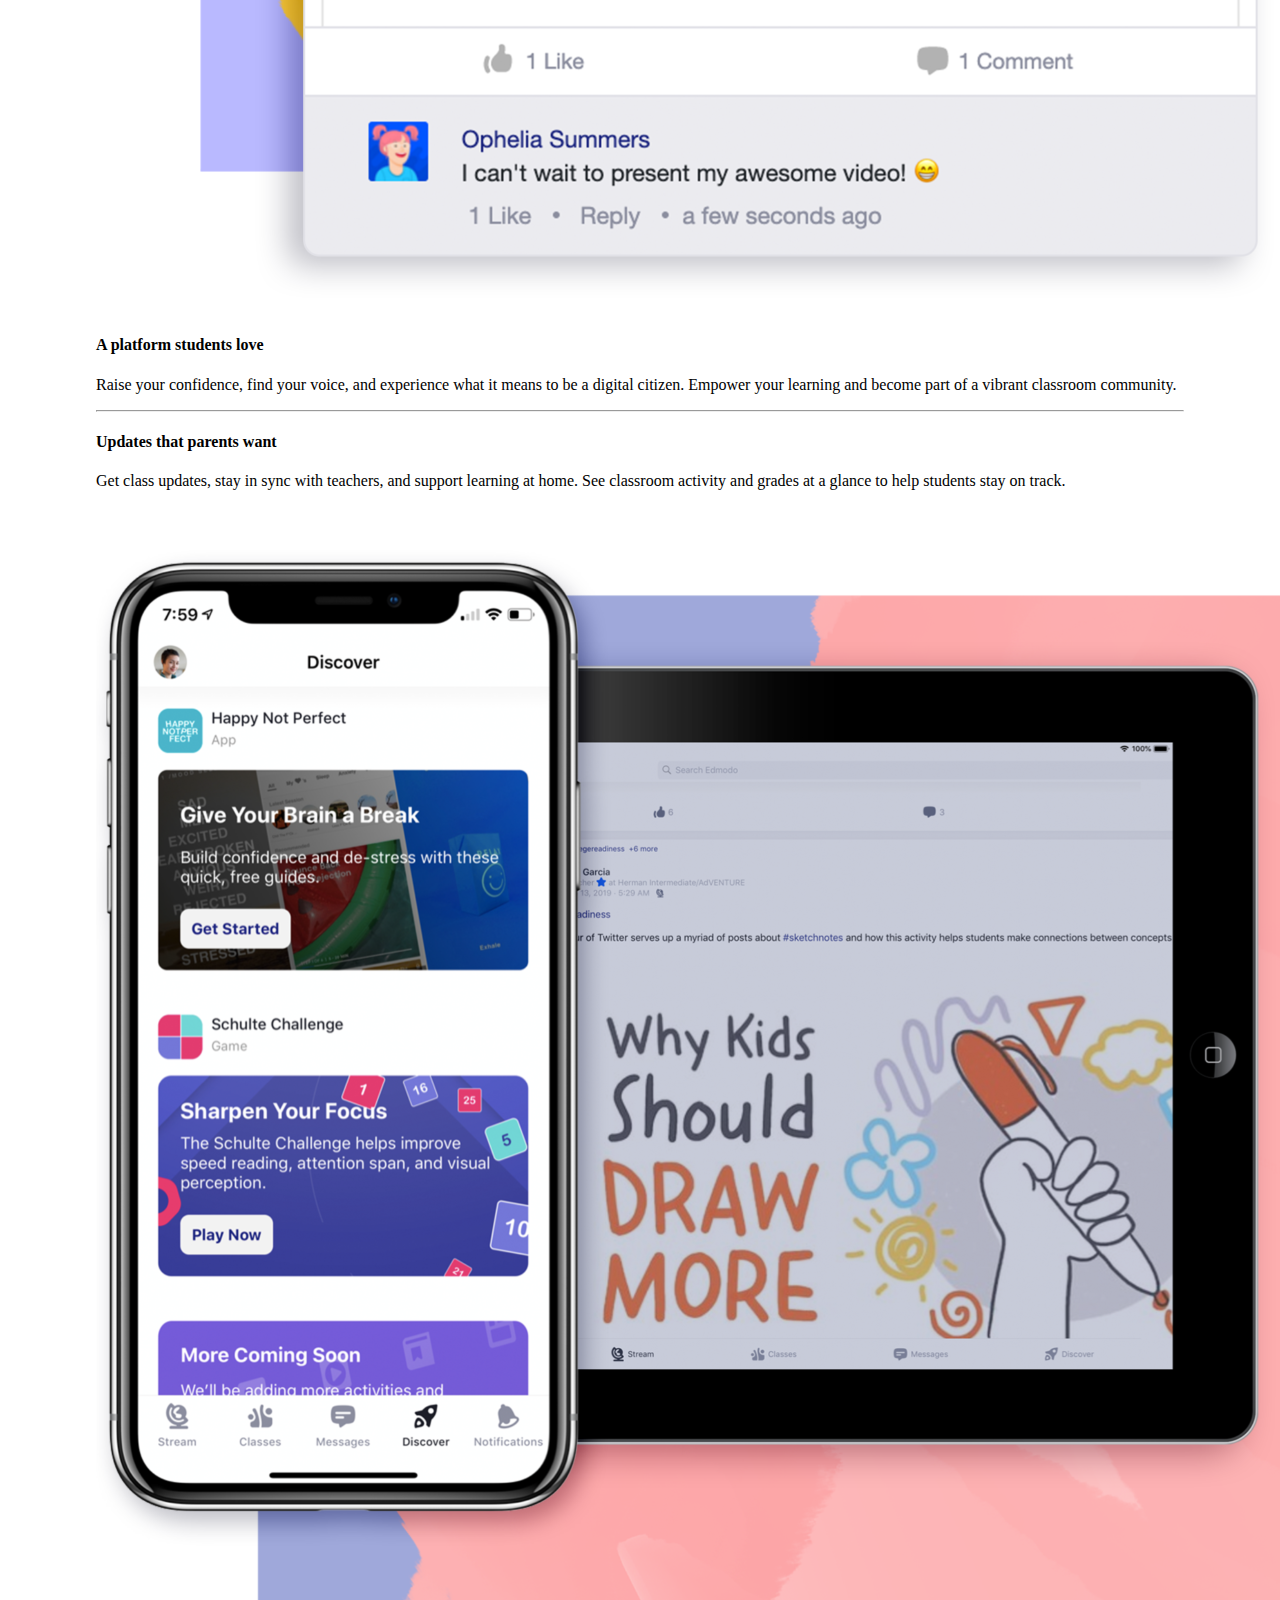
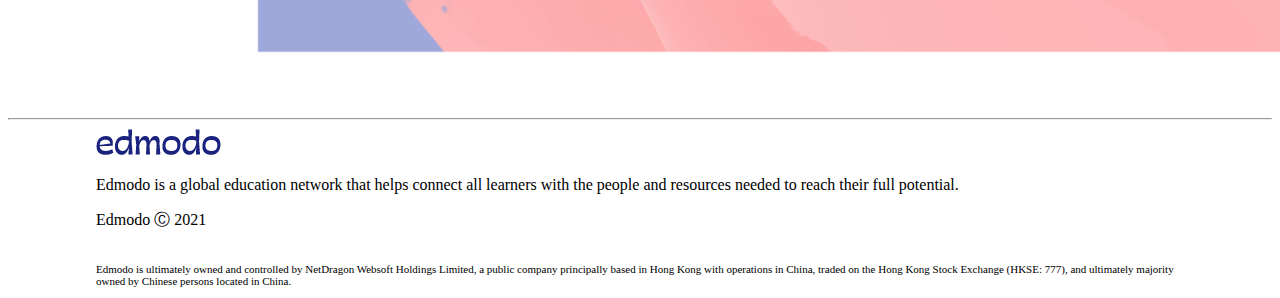
<file: LearnMore-Teachers.html>
<!DOCTYPE html>
<html lang="en">

<head>
    <meta charset="UTF-8">
    <meta http-equiv="X-UA-Compatible" content="IE=edge">
    <meta name="viewport" content="width=device-width, initial-scale=1.0">
    <title>Teachers-Edmodo</title>
    <link href="https://cdn.jsdelivr.net/npm/bootstrap@5.1.3/dist/css/bootstrap.min.css" rel="stylesheet"
        integrity="sha384-1BmE4kWBq78iYhFldvKuhfTAU6auU8tT94WrHftjDbrCEXSU1oBoqyl2QvZ6jIW3" crossorigin="anonymous">
    <link rel="stylesheet" href="css/main.css">
    <link rel="shortcut icon" type="image/png" href="img/icon.png"/>
</head>

<body>
    <header style="position: fixed; top: 0; left: 0; right: 0;">
        <nav class="navbar navbar-expand-lg navbar-light bg-light">
            <div class="container-fluid">
                <div class="collapse navbar-collapse" id="navbarSupportedContent" style="margin-left: 88px;">
                    <a class="navbar-brand" href="#">
                        <img src="img/edmodo.png" alt="" class="ed-logo">
                    </a>
                    <ul class="navbar-nav me-auto">
                        <li class="nav-item dropdown">
                            <a class="nav-link dropdown-toggle" href="#" id="navbarDropdown" role="button"
                                data-bs-toggle="dropdown" aria-current="false">
                                Learn more
                            </a>
                            <ul class="dropdown-menu" aria-current="navbarDropdown">
                                <li><a class="dropdown-item" href="LearnMore-Teacher.html">Teachers</a></li>
                                <li><a class="dropdown-item" href="LearnMore-Students.html">Students</a></li>
                                <li><a class="dropdown-item" href="LearnMore-Parents.html">Parents</a></li>
                                <li><a class="dropdown-item" href="#">Schools, Districts & Organizations</a></li>
                                <li><a class="dropdown-item" href="#">Distance Learning Toolkit</a></li>
                            </ul>
                        </li>
                        <li class="nav-item">
                            <a class="nav-link active" aria-current="page" href="#">Blog</a>
                        </li>
                        <li class="nav-item">
                            <a class="nav-link active" aria-current="page" href="#">Support</a>
                        </li>
                        <li class="nav-item">
                            <a class="nav-link active" aria-current="page" href="#">Getting Started</a>
                        </li>
                        <li class="nav-item">
                            <a class="nav-link active btn " aria-current="page" href="#" style="background-color: rgb(8, 8, 94); color: rgb(247, 247, 247)">
                                Schools & Districts</a>
                        </li>
                    </ul>
                </div>
                <div class="nav2" style="margin-right: 88px;">
                    <ul class="nav navbar-nav ms-auto navbar-right">
                        <li class="nav-item">
                            <a class="nav-link active" aria-current="page" href="login.html">Log In</a>
                        </li>
                        <li class="nav-item">
                            <div class="mau">
                                <a class="nav-link active" aria-current="page" href="signup.html" style="background-color: rgb(248, 226, 31);" >
                                    Sign Up</a>
                            </div>
                        </li>
                    </ul>
                </div>
            </div>
        </nav>
    </header>

    <main style="margin-right: 88px; margin-left: 88px">
        
        
        <div class="main_about row">
            <div class="col-md-6">
                <h4>Learn Better Together</h4>
                <p class="my_intro">Manage your classroom. Engage your students. Safe. Simple. Free.</p>
            </div>
            <div class="col-md-6">
                <img src="img/Teacher-1.png" alt="" class="img-fluid rounded">
            </div>
            <div class="sign-up-section-button"><a href="LINK MỚI ĐIỀN VÀO ĐÂY"><button
                        class="sign-up-section-button userpicker qa-test-top-userpicker-sign-up-button"><span>Sign
                            up for a
                            free account</span></button></a>
            </div>
        </div>
        <hr>
        <div class="main_about row">
            <div class="col-md-6">
                <h4>Tools that teachers need</h4>
                <p class="my_intro">Send messages, share class materials, and make learning accessible anywhere. Save
                    yourself time by bringing all your classroom tools together.</p>
            </div>
            <div class="col-md-6">
                <img src="img/Teacher-2.png" alt="" class="img-fluid rounded">
            </div>
        </div>
        <hr>
        <div class="main_about row">
            <div class="col-md-6">
                <img src="img/Teacher-3.png" alt="" class="img-fluid rounded">
            </div>
            <div class="col-md-6">
                <h4>A platform students love</h4>
                <p class="my_intro">Raise your confidence, find your voice, and experience what it means to be a digital
                    citizen. Empower your learning and become part of a vibrant classroom community.</p>
            </div>
        </div>
        <hr>
        <div class="main_about row">
            <div class="col-md-6">
                <h4>Updates that parents want</h4>
                <p class="my_intro">Get class updates, stay in sync with teachers, and support learning at home. See
                    classroom activity and grades at a glance to help students stay on track.</p>
            </div>
            <div class="col-md-6">
                <img src="img/Teacher-4.png" alt="" class="img-fluid rounded">
            </div>
        </div>
    </main>


    <hr>
    <footer style="margin-right: 88px; margin-left: 88px">
        <div class="new-landing-page-footer-container">
            <div class="landing-page-footer-content">
                <div class="container">
                    <a class="" href="#">
                        <img src="img/edmodo.png" alt="" class="ed-logo">
                    </a>
                </div>
                <p class="global-network"><span>Edmodo is a global education network that helps connect all learners
                        with
                        the people and resources needed to reach their full potential.</span></p>
                <p class="global-network">Edmodo Ⓒ 2021</p>
                <p class="global-network" style="font-size: 0.6875rem; line-height: 0.75rem; padding-top: 16px;">
                    <span>Edmodo is ultimately owned and controlled by NetDragon Websoft Holdings Limited, a public
                        company
                        principally based in Hong Kong with operations in China, traded on the Hong Kong Stock Exchange
                        (HKSE: 777), and ultimately majority owned by Chinese persons located in China.</span>
                </p>
            </div>
        </div>
    </footer>

    <script src="https://cdn.jsdelivr.net/npm/bootstrap@5.1.3/dist/js/bootstrap.bundle.min.js"
        integrity="sha384-ka7Sk0Gln4gmtz2MlQnikT1wXgYsOg+OMhuP+IlRH9sENBO0LRn5q+8nbTov4+1p"
        crossorigin="anonymous"></script>
</body>

</html>
</file>
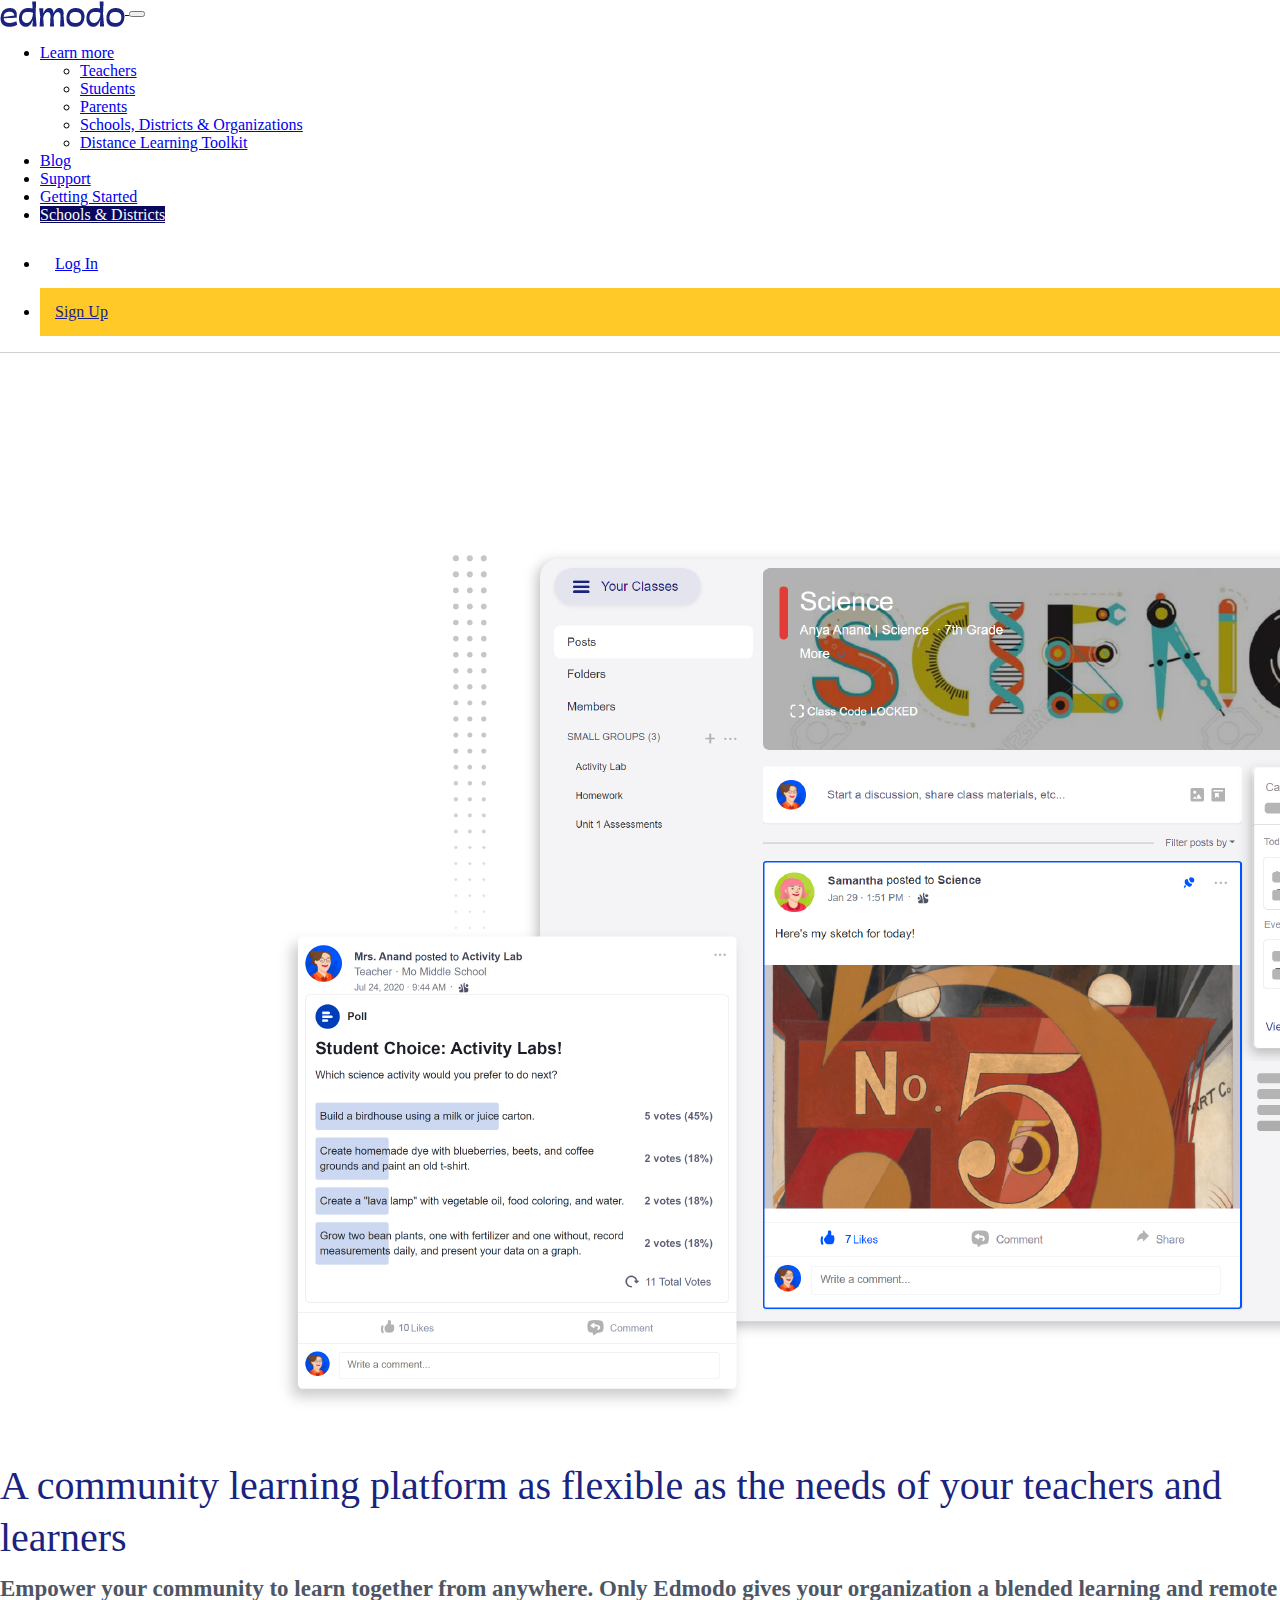
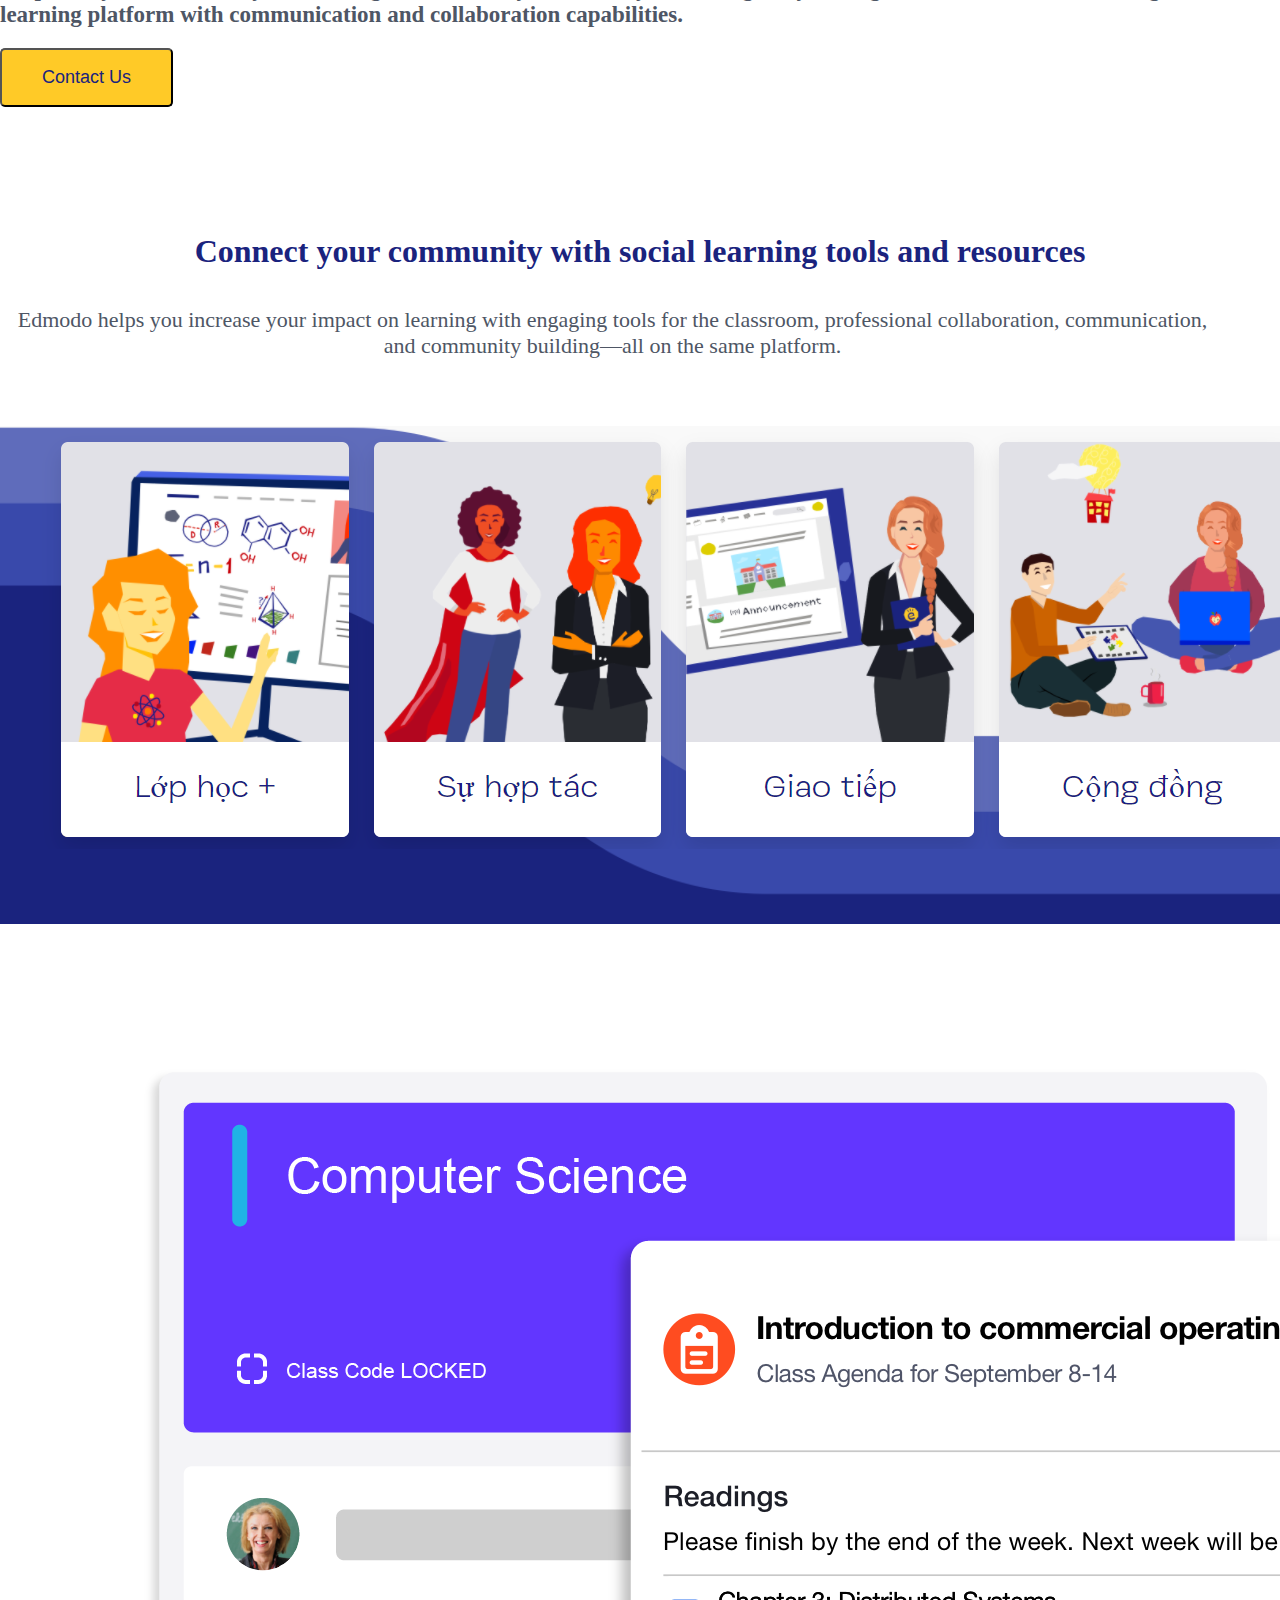
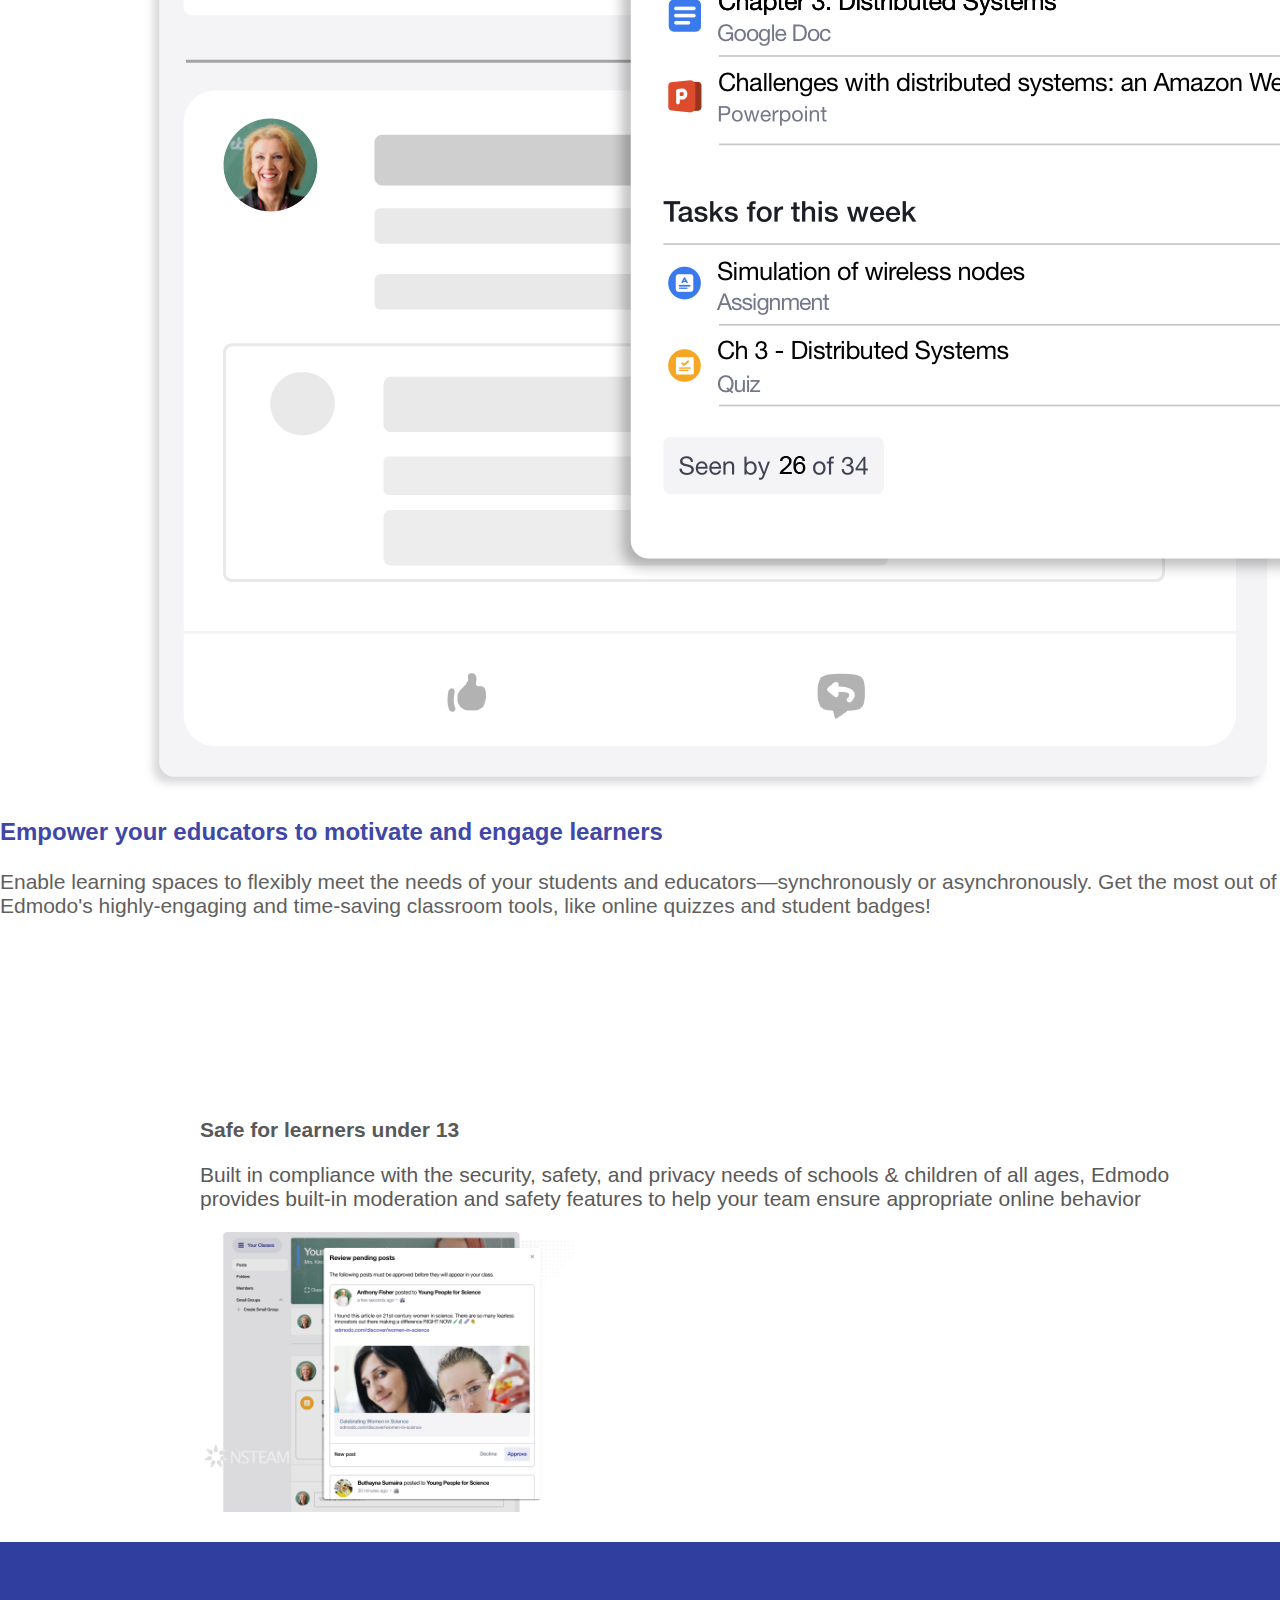
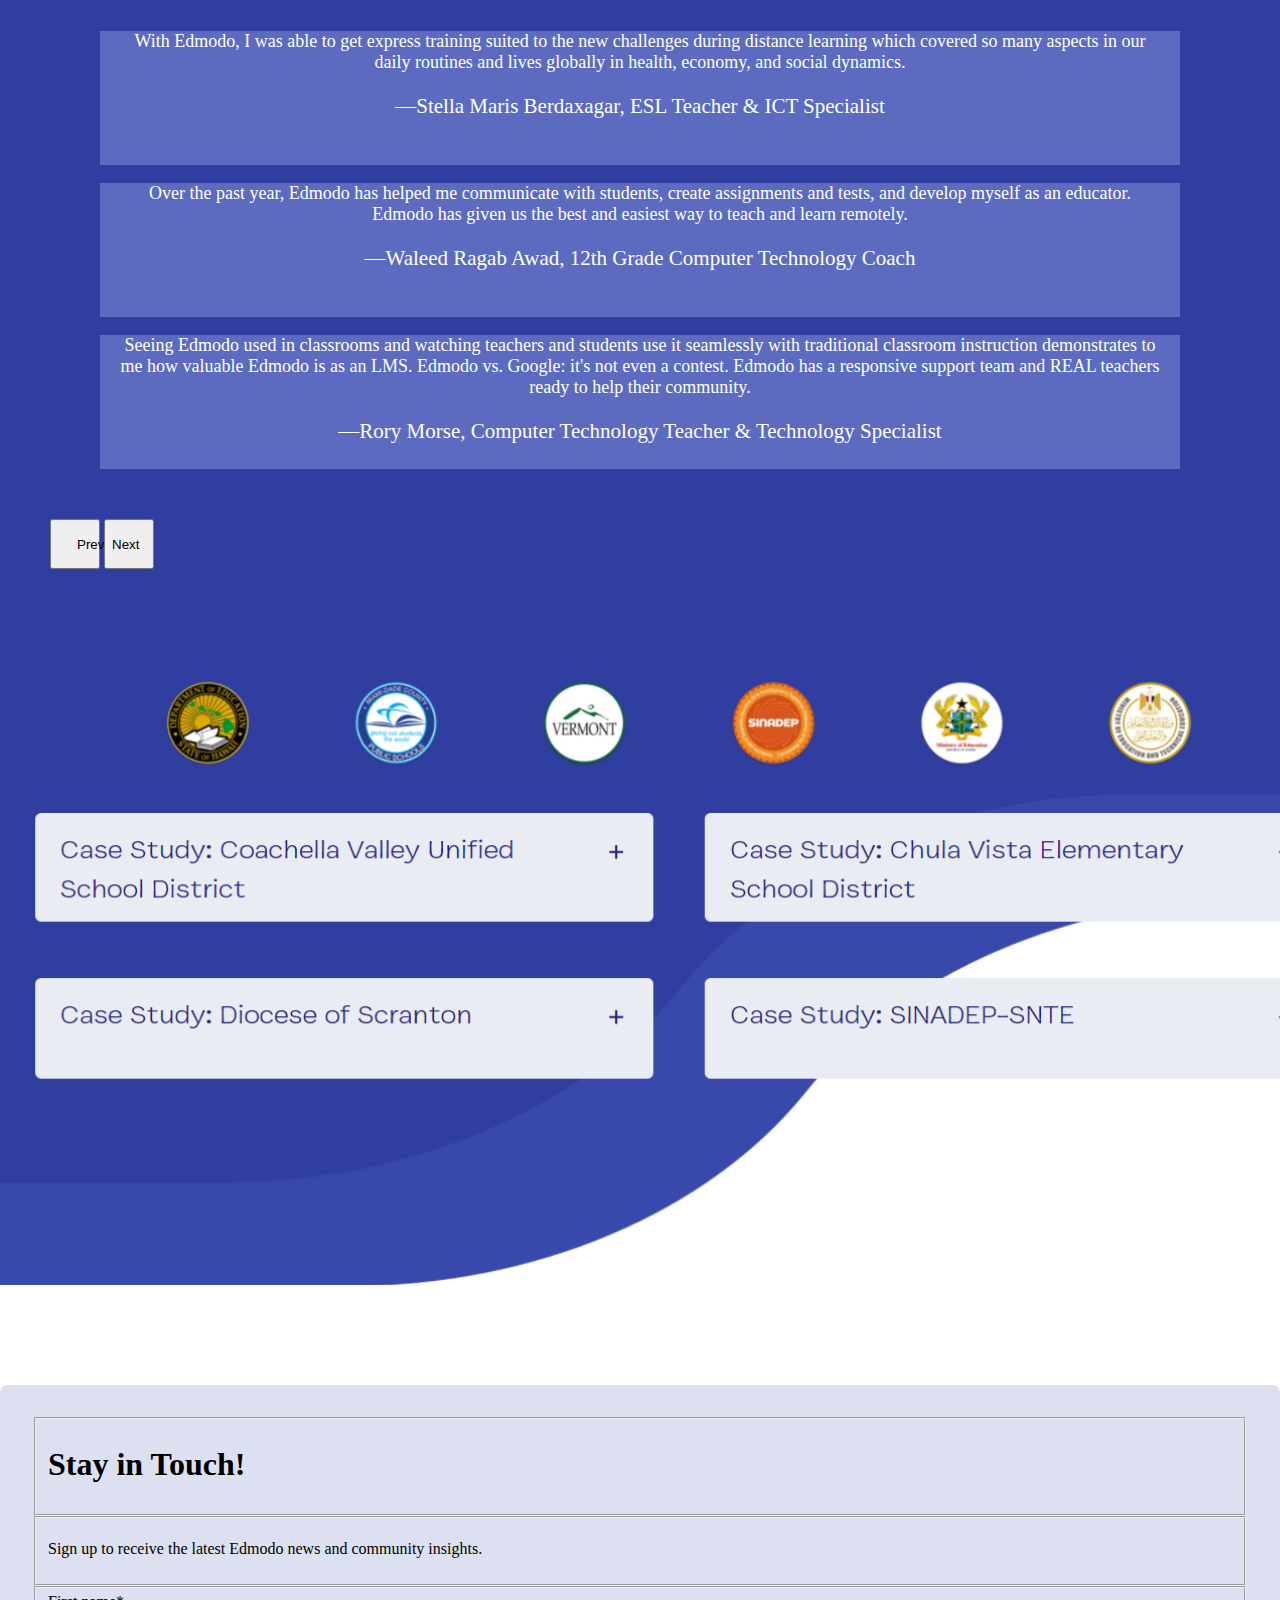
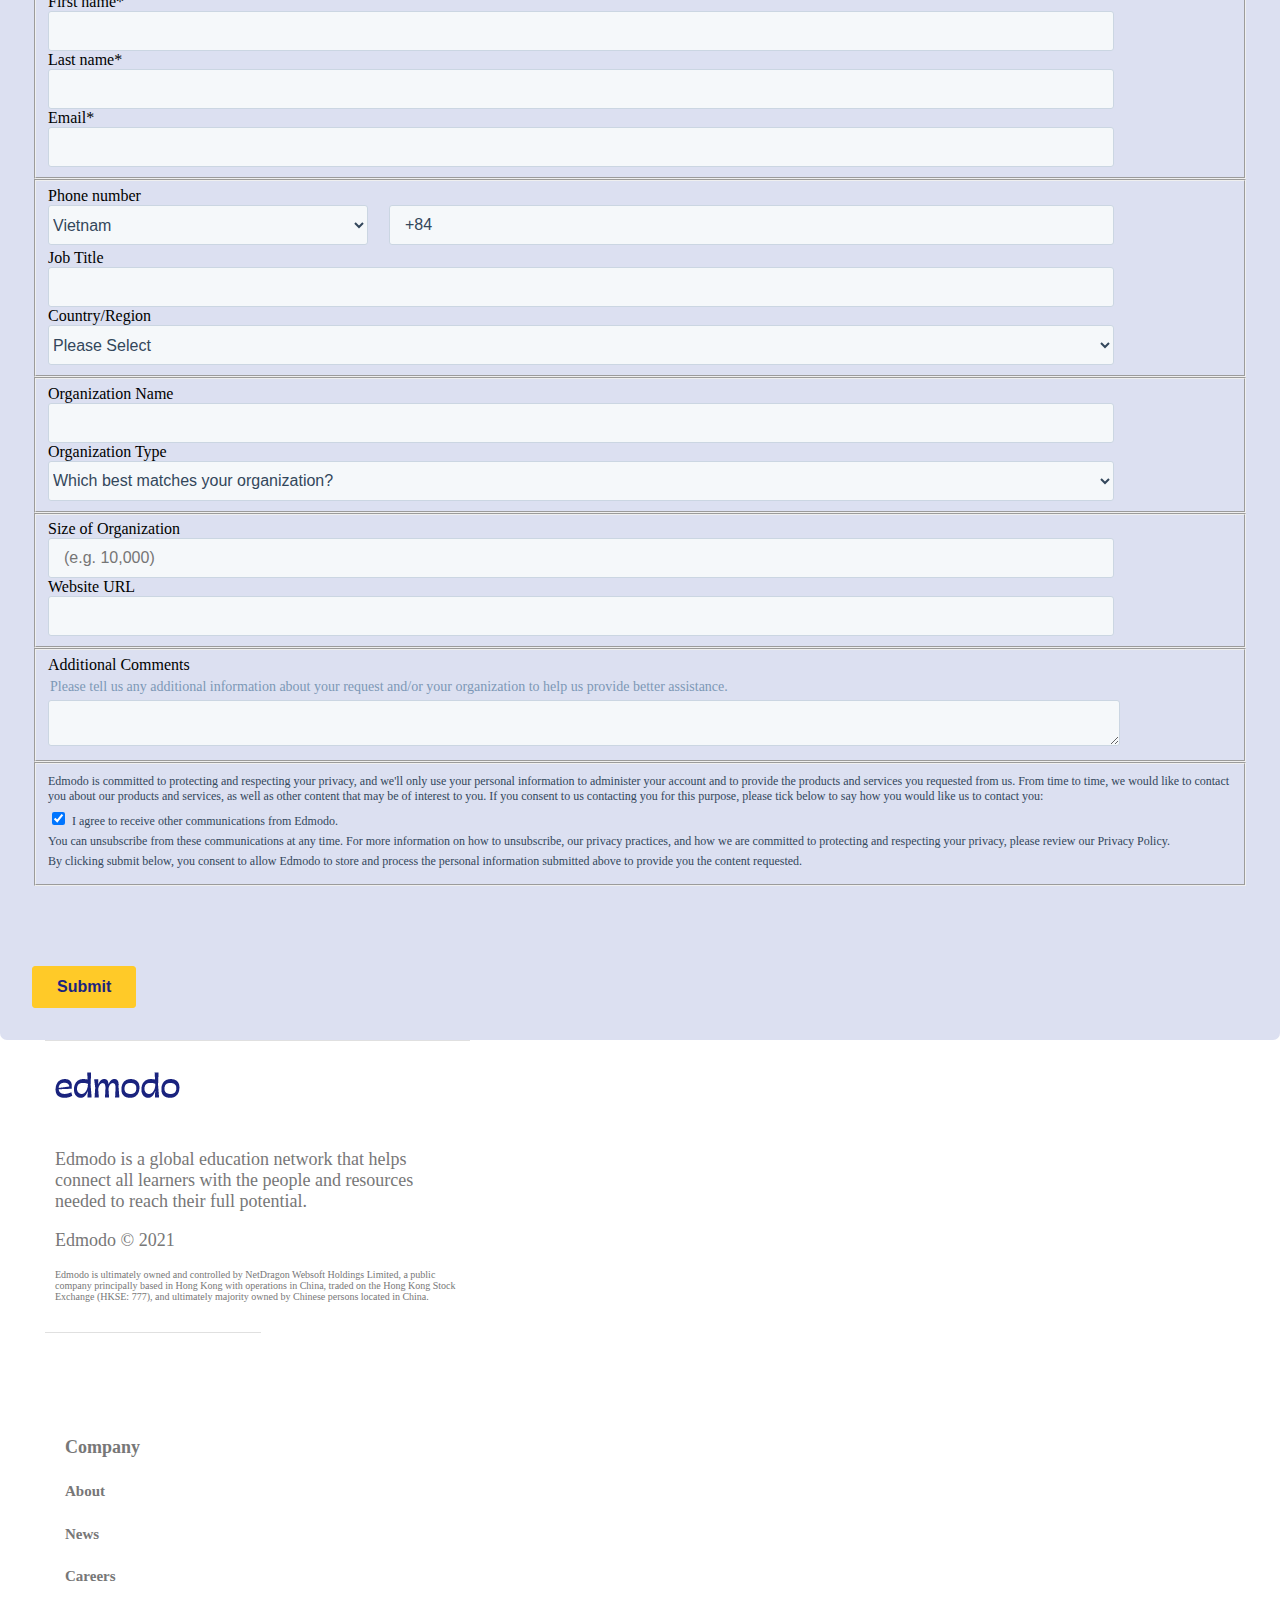
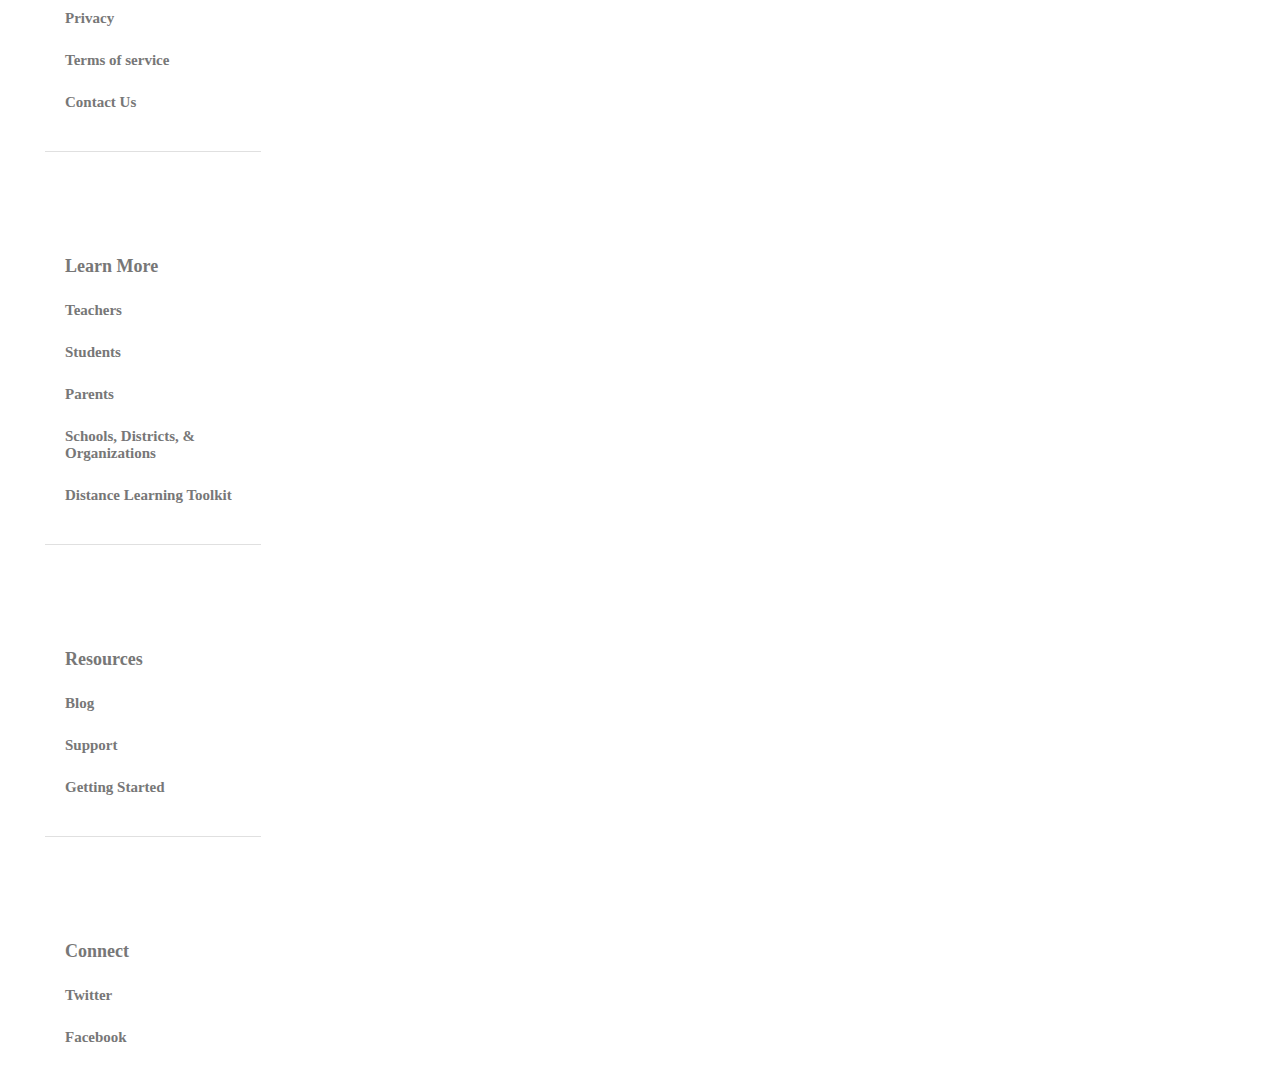
<file: learnmore.html>
<!DOCTYPE html>
<html lang="en">

<head>
    <meta charset="UTF-8" />
    <meta http-equiv="X-UA-Compatible" content="IE=edge" />
    <meta name="viewport" content="width=device-width, initial-scale=1.0" />
    <title>Edmodo Pro for Schools & Districts - Edmodo</title>
    <link href="https://cdn.jsdelivr.net/npm/bootstrap@5.1.3/dist/css/bootstrap.min.css" rel="stylesheet"
        integrity="sha384-1BmE4kWBq78iYhFldvKuhfTAU6auU8tT94WrHftjDbrCEXSU1oBoqyl2QvZ6jIW3" crossorigin="anonymous" />
    <link rel="stylesheet" href="assets/css/learn.css" />
    <link rel="shortcut icon" type="image/png" href="assets/img/icon.png" />
</head>

<body>
    <header class="container-fluid">
        <div class="row meoau">
            <div class="col-md-12  nna">
                <nav class="navbar navbar-expand-lg navbar-light bg-light">
                    <div class="container-fluid">
                        <a class="navbar-brand" href="#">
                            <img src="assets/img/edmodo.png" alt="" class="ed-logo" />
                        </a>
                        <button class="navbar-toggler" type="button" data-bs-toggle="collapse"
                            data-bs-target="#navbarSupportedContent" aria-controls="navbarSupportedContent"
                            aria-expanded="false" aria-label="Toggle navigation">
                            <span class="navbar-toggler-icon"></span>
                        </button>
                        <div class="collapse navbar-collapse" id="navbarSupportedContent">
                            <ul class="navbar-nav me-auto mb-2 mb-lg-0">
                                <li class="nav-item dropdown">
                                    <a class="nav-link dropdown-toggle btn" href="#" id="navbarDropdown" role="button"
                                        data-bs-toggle="dropdown" aria-current="false">
                                        Learn more
                                    </a>
                                    <ul class="dropdown-menu" aria-current="navbarDropdown">
                                        <li><a class="dropdown-item" href="#">Teachers</a></li>
                                        <li><a class="dropdown-item" href="#">Students</a></li>
                                        <li><a class="dropdown-item" href="#">Parents</a></li>
                                        <li>
                                            <a class="dropdown-item" href="#">Schools, Districts & Organizations</a>
                                        </li>
                                        <li>
                                            <a class="dropdown-item" href="#">Distance Learning Toolkit</a>
                                        </li>
                                    </ul>
                                </li>
                                <li class="nav-item">
                                    <a class="nav-link active btn" aria-current="page" href="#">Blog</a>
                                </li>
                                <li class="nav-item">
                                    <a class="nav-link active btn" aria-current="page" href="#">Support</a>
                                </li>
                                <li class="nav-item">
                                    <a class="nav-link active btn" aria-current="page" href="#">Getting Started</a>
                                </li>
                                <li class="nav-item">
                                    <a class="nav-link active btn" aria-current="page" href="#"
                                        style="background-color: rgb(8, 8, 94); color: rgb(247, 247, 247);">
                                        Schools & Districts</a>
                                </li>
                            </ul>
                            <ul class="nav navbar-nav navbar-right">
                                <li class="nav-item">
                                    <div class="login">
                                        <a class="nav-link active" aria-current="page" href="login.html">Log In</a>
                                    </div>
                                </li>
                                <li class="nav-item">
                                    <div class="signup">
                                        <a class="nav-link active" aria-current="page" href="#"
                                            style="background-color: #FFCA28;color: #1B1E83;">Sign
                                            Up</a>
                                    </div>
                                </li>
                            </ul>
                        </div>
                    </div>
                </nav>
            </div>
        </div>
    </header>
    <div class="container-fluid mt-5">
        <div class="row m2">
            <div class="col-md-12">
                <div class="row">
                    <div class="col-7">
                        <img src="assets/img/hero-image-schools-01.png" alt="" class="img-fluid rounded">
                    </div>
                    <div class="col-4">
                        <h1 class="boxh1 ">
                            A community learning platform as flexible as the needs of your
                            teachers and learners
                        </h1>
                        <p class="boxp" style="font-weight: bold;color: #4e5665;font-size: 23px; ">
                            Empower your community to learn together from anywhere. Only Edmodo gives your
                            organization a blended learning and remote learning platform with communication and
                            collaboration capabilities.
                        </p>
                        <button type="button" class="btn btn-outline-warning">Contact Us</button>
                    </div>
                </div>
            </div>
        </div>
    </div>
    <div class="image-text mt-5">
        <div class="text-row ">
            <div class="text" style="margin-top:0px;margin-bottom:20px;">
                <div class="text"
                    style="background-position: left top; background-repeat: no-repeat; background-size: cover; padding: 0px; min-height: 420px; height: auto;">
                    <div class="text-3-row">
                        <h2 style="color: #1a237e; font-size: 32px; text-align: center;">Connect your community with
                            social
                            learning tools and resources</h2>
                        <p class="main-body"
                            style="width:1225px;height: 69px; color: #4e5665; padding-top: 10px; font-size: 22px; text-align: center;">
                            Edmodo
                            helps you increase your impact on learning with engaging tools for the classroom,
                            professional
                            collaboration, communication, and community building—all on the same platform.</p>
                    </div>
                    <div class="image" style=" margin-top: 50px; margin-bottom: 100px;">
                        <img src="assets/img/image-edmodo-shup.png" alt="">
                    </div>
                </div>
            </div>
        </div>
    </div>
    <main class="img-about container mt-5">
        <div class="main_about row">
            <div class="col-md-6">
                <img src="assets/img/Agenda.png" alt="" class="img-fluid rounded">
            </div>
            <div class="col-md-6">
                <h4 class="h4_about">Empower your educators to motivate and engage learners</h4>
                <p class="p_about">Enable learning spaces to flexibly meet the needs of your students and
                    educators—synchronously or asynchronously. Get the most out of Edmodo's highly-engaging and
                    time-saving classroom tools, like online quizzes and student badges!</p>
            </div>
        </div>
        <div class=" row">
            <div class="col-sm-9">
                <div class="row">
                    <div class="col-8 col-sm-6">
                        <h4 class="about_text">Safe for learners under 13</h4>
                        <p class="me_p">
                            Built in compliance with the security, safety, and privacy needs of schools & children of
                            all ages, Edmodo provides built-in moderation and safety features to help your team ensure
                            appropriate online behavior
                        </p>
                    </div>
                    <div class="col-4 col-sm-6">
                        <img src="assets/img/ORGS-pending_posts.png"
                            style="width: 374px; height: 280px;padding-bottom: 30px;" alt="img-fluid rounded">
                    </div>
                </div>
            </div>
        </div>
    </main>
    <section class="onthe_about mt-5">
        <div id="carouselExampleControls" class="carousel slide" data-bs-ride="carousel">
            <div class="carousel-inner">
                <div class="carousel-item active">
                    <div class="row " style="margin: 0 50px;">
                        <div class="text-1">
                            <p style="font-size: 18px !important; text-align: center;padding: 0 20px;">With Edmodo, I
                                was able to
                                get express training suited to the new challenges during distance learning which
                                covered so many aspects in our daily routines and lives globally in health, economy,
                                and social dynamics.</p>
                            <p style="font-size: 21px !important; text-align: center;">—Stella Maris Berdaxagar, ESL
                                Teacher & ICT Specialist</p>
                        </div>
                    </div>
                </div>
                <div class="carousel-item">
                    <div class="row " style="margin: 0 50px;">
                        <div class="text-2">
                            <p style="text-align: center;font-size: 18px !important;padding: 0 20px;">Over the past
                                year, Edmodo has
                                helped
                                me communicate
                                with students, create assignments and tests, and develop myself as an educator.
                                Edmodo
                                has
                                given us the best and easiest way to teach and learn remotely.</p>
                            <p style="text-align: center; font-size: 21px !important;">—Waleed Ragab Awad, 12th Grade
                                Computer Technology Coach
                            </p>
                        </div>
                    </div>
                </div>
                <div class="carousel-item">
                    <div class="row" style="margin: 0 50px;">
                        <div class="text-3">
                            <p style="text-align: center;font-size: 18px !important; padding: 0 20px;">Seeing Edmodo
                                used in classrooms
                                and
                                watching teachers
                                and students use it seamlessly with traditional classroom instruction demonstrates
                                to me
                                how
                                valuable Edmodo is as an LMS. Edmodo vs. Google: it's not even a contest. Edmodo has
                                a
                                responsive support team and REAL teachers ready to help their community.</p>
                            <p style="text-align: center;font-size: 21px !important;">—Rory Morse, Computer Technology
                                Teacher
                                &
                                Technology
                                Specialist
                            </p>
                        </div>
                    </div>
                </div>
            </div>
            <button class="carousel-control-prev" type="button"
                style="width: 50px;height:50px; margin: 50px 0;padding-left: 25px;"
                data-bs-target="#carouselExampleControls" data-bs-slide="prev">
                <span class="carousel-control-prev-icon" aria-hidden="true"></span>
                <span class="visually-hidden">Previous</span>
            </button>
            <button class="carousel-control-next" type="button"
                style="width: 50px;height:50px; margin: 50px 0;padding-right: 25px;"
                data-bs-target="#carouselExampleControls" data-bs-slide="next">
                <span class="carousel-control-next-icon" aria-hidden="true"></span>
                <span class="visually-hidden">Next</span>
            </button>
        </div>
    </section>
    <div>
        <img src="assets/img/image-font-size-edmo.png" style="width: 1349px;" alt="">
    </div>
    <div class="hbspt-form " style="margin-top: 100px;" id="hbspt-form-1642064282518-2784834090">
        <form novalidate="" accept-charset="UTF-8"
            action="https://forms.hsforms.com/submissions/v3/public/submit/formsnext/multipart/8713338/a2267e96-7e6b-465c-a0f5-03a933033589"
            enctype="multipart/form-data" id="hsForm_a2267e96-7e6b-465c-a0f5-03a933033589" method="POST"
            class="hs-form stacked hs-custom-style hs-form-private hsForm_a2267e96-7e6b-465c-a0f5-03a933033589 hs-form-a2267e96-7e6b-465c-a0f5-03a933033589 hs-form-a2267e96-7e6b-465c-a0f5-03a933033589_e1e8a48c-2eb7-477f-865f-47206d24f2b7"
            data-form-id="a2267e96-7e6b-465c-a0f5-03a933033589" data-portal-id="8713338"
            target="target_iframe_a2267e96-7e6b-465c-a0f5-03a933033589" data-reactid=".hbspt-forms-0">
            <fieldset class="form-columns-0" data-reactid=".hbspt-forms-0.1:$0">
                <div class="hs-richtext hs-main-font-element" data-reactid=".hbspt-forms-0.1:$0.0">
                    <h1>Stay in Touch!</h1>
                </div>
            </fieldset>
            <fieldset class="form-columns-0" data-reactid=".hbspt-forms-0.1:$1">
                <div class="hs-richtext hs-main-font-element" data-reactid=".hbspt-forms-0.1:$1.0">
                    <p style="font-size: 16px;">Sign up to receive the latest Edmodo news and community insights.</p>
                </div>
            </fieldset>
            <fieldset class="form-columns-3 row col-md-12" data-reactid=".hbspt-forms-0.1:$2">
                <div class="hs_firstname hs-firstname hs-fieldtype-text field hs-form-field col-md-4"
                    data-reactid=".hbspt-forms-0.1:$2.1:$firstname"><label
                        id="label-firstname-a2267e96-7e6b-465c-a0f5-03a933033589" class=""
                        placeholder="Enter your First name" for="firstname-a2267e96-7e6b-465c-a0f5-03a933033589"
                        data-reactid=".hbspt-forms-0.1:$2.1:$firstname.0"><span
                            data-reactid=".hbspt-forms-0.1:$2.1:$firstname.0.0" style="margin: 5px 0;">First
                            name</span><span class="hs-form-required"
                            data-reactid=".hbspt-forms-0.1:$2.1:$firstname.0.1">*</span></label>
                    <legend class="hs-field-desc" style="display:none;"
                        data-reactid=".hbspt-forms-0.1:$2.1:$firstname.1"></legend>
                    <div class="input" data-reactid=".hbspt-forms-0.1:$2.1:$firstname.$firstname"><input
                            id="firstname-a2267e96-7e6b-465c-a0f5-03a933033589" class="hs-input " type="text"
                            name="firstname" required="" value="" placeholder="" autocomplete="given-name"
                            data-reactid=".hbspt-forms-0.1:$2.1:$firstname.$firstname.0" inputmode="text"></div>
                </div>
                <div class="hs_lastname hs-lastname hs-fieldtype-text field hs-form-field col-md-4"
                    data-reactid=".hbspt-forms-0.1:$2.1:$lastname"><label
                        id="label-lastname-a2267e96-7e6b-465c-a0f5-03a933033589" class=""
                        placeholder="Enter your Last name" for="lastname-a2267e96-7e6b-465c-a0f5-03a933033589"
                        data-reactid=".hbspt-forms-0.1:$2.1:$lastname.0"><span
                            data-reactid=".hbspt-forms-0.1:$2.1:$lastname.0.0" style="margin: 5px 0;">Last
                            name</span><span class="hs-form-required"
                            data-reactid=".hbspt-forms-0.1:$2.1:$lastname.0.1">*</span></label>
                    <legend class="hs-field-desc" style="display:none;"
                        data-reactid=".hbspt-forms-0.1:$2.1:$lastname.1"></legend>
                    <div class="input" data-reactid=".hbspt-forms-0.1:$2.1:$lastname.$lastname"><input
                            id="lastname-a2267e96-7e6b-465c-a0f5-03a933033589" class="hs-input" type="text"
                            name="lastname" required="" value="" placeholder="" autocomplete="family-name"
                            data-reactid=".hbspt-forms-0.1:$2.1:$lastname.$lastname.0" inputmode="text"></div>
                </div>
                <div class="hs_email hs-email hs-fieldtype-text field hs-form-field col-md-4"
                    data-reactid=".hbspt-forms-0.1:$2.1:$email"><label
                        id="label-email-a2267e96-7e6b-465c-a0f5-03a933033589" class="" placeholder="Enter your Email"
                        for="email-a2267e96-7e6b-465c-a0f5-03a933033589"
                        data-reactid=".hbspt-forms-0.1:$2.1:$email.0"><span
                            data-reactid=".hbspt-forms-0.1:$2.1:$email.0.0" style="margin: 5px 0;">Email</span><span
                            class="hs-form-required" data-reactid=".hbspt-forms-0.1:$2.1:$email.0.1">*</span></label>
                    <legend class="hs-field-desc" style="display:none;" data-reactid=".hbspt-forms-0.1:$2.1:$email.1">
                    </legend>
                    <div class="input" data-reactid=".hbspt-forms-0.1:$2.1:$email.$email"><input
                            id="email-a2267e96-7e6b-465c-a0f5-03a933033589" class="hs-input" type="email" name="email"
                            required="" placeholder="" value="" autocomplete="email"
                            data-reactid=".hbspt-forms-0.1:$2.1:$email.$email.0" inputmode="email"></div>
                </div>
            </fieldset>
            <fieldset class="form-columns-3 row col-md-12" data-reactid=".hbspt-forms-0.1:$3">
                <div class="hs_phone hs-phone hs-fieldtype-text field hs-form-field col-md-4"
                    data-reactid=".hbspt-forms-0.1:$3.1:$phone"><label
                        id="label-phone-a2267e96-7e6b-465c-a0f5-03a933033589" class=""
                        placeholder="Enter your Phone number" for="phone-a2267e96-7e6b-465c-a0f5-03a933033589"
                        data-reactid=".hbspt-forms-0.1:$3.1:$phone.0"><span
                            data-reactid=".hbspt-forms-0.1:$3.1:$phone.0.0" style="margin: 5px 0;">Phone
                            number</span></label>
                    <legend class="hs-field-desc" style="display:none;" data-reactid=".hbspt-forms-0.1:$3.1:$phone.1">
                    </legend>
                    <div class="input" data-reactid=".hbspt-forms-0.1:$3.1:$phone.$phone ">
                        <div class="hs-input hs-fieldtype-intl-phone"
                            data-reactid=".hbspt-forms-0.1:$3.1:$phone.$phone.0"><select
                                id="phone_ext-a2267e96-7e6b-465c-a0f5-03a933033589" name="" class="hs-input"
                                data-reactid=".hbspt-forms-0.1:$3.1:$phone.$phone.0.0">
                                <option value="VN" data-reactid=".hbspt-forms-0.1:$3.1:$phone.$phone.0.0.$VN"> Vietnam
                                </option>
                            </select><input id="phone-a2267e96-7e6b-465c-a0f5-03a933033589" class="hs-input" type="tel"
                                name="" value="+84 " placeholder="" autocomplete="tel"
                                data-reactid=".hbspt-forms-0.1:$3.1:$phone.$phone.0.1" inputmode="tel"><input
                                name="phone" class="hs-input" type="hidden" value=""
                                data-reactid=".hbspt-forms-0.1:$3.1:$phone.$phone.0.2"></div>
                    </div>
                </div>
                <div class="hs_jobtitle hs-jobtitle hs-fieldtype-text field hs-form-field col-md-4"
                    data-reactid=".hbspt-forms-0.1:$3.1:$jobtitle"><label
                        id="label-jobtitle-a2267e96-7e6b-465c-a0f5-03a933033589" class=""
                        placeholder="Enter your Job Title" for="jobtitle-a2267e96-7e6b-465c-a0f5-03a933033589"
                        data-reactid=".hbspt-forms-0.1:$3.1:$jobtitle.0"><span
                            data-reactid=".hbspt-forms-0.1:$3.1:$jobtitle.0.0" style="margin: 5px 0;">Job
                            Title</span></label>
                    <legend class="hs-field-desc" style="display:none;"
                        data-reactid=".hbspt-forms-0.1:$3.1:$jobtitle.1"></legend>
                    <div class="input" data-reactid=".hbspt-forms-0.1:$3.1:$jobtitle.$jobtitle"><input
                            id="jobtitle-a2267e96-7e6b-465c-a0f5-03a933033589" class="hs-input" type="text"
                            name="jobtitle" value="" placeholder="" autocomplete="organization-title"
                            data-reactid=".hbspt-forms-0.1:$3.1:$jobtitle.$jobtitle.0" inputmode="text"></div>
                </div>
                <div class="hs_country hs-country hs-fieldtype-select field hs-form-field col-md-4"
                    data-reactid=".hbspt-forms-0.1:$3.1:$country"><label
                        id="label-country-a2267e96-7e6b-465c-a0f5-03a933033589" class=""
                        placeholder="Enter your Country/Region" for="country-a2267e96-7e6b-465c-a0f5-03a933033589"
                        data-reactid=".hbspt-forms-0.1:$3.1:$country.0"><span
                            data-reactid=".hbspt-forms-0.1:$3.1:$country.0.0"
                            style="margin: 5px 0;">Country/Region</span></label>
                    <legend class="hs-field-desc" style="display:none;" data-reactid=".hbspt-forms-0.1:$3.1:$country.1">
                    </legend>
                    <div class="input" data-reactid=".hbspt-forms-0.1:$3.1:$country.$country ">
                        <select id="country-a2267e96-7e6b-465c-a0f5-03a933033589" class="hs-input is-placeholder"
                            name="country" data-reactid=".hbspt-forms-0.1:$3.1:$country.$country.0">
                            <option value="" disabled="" selected=""
                                data-reactid=".hbspt-forms-0.1:$3.1:$country.$country.0.0" style="margin: 5px 0;">Please
                                Select</option>
                            <option value="" data-reactid=".hbspt-forms-0.1:$3.1:$country.$country.0.1:$"></option>
                            <option value="Vietnam" data-reactid=".hbspt-forms-0.1:$3.1:$country.$country.0.1:$Vietnam">
                                Vietnam</option>
                        </select>
                    </div>
                </div>
            </fieldset>
            <fieldset class="form-columns-2 row col-md-12" data-reactid=".hbspt-forms-0.1:$4 ">
                <div class="hs_institution_name hs-institution_name hs-fieldtype-text field hs-form-field col-md-6"
                    data-reactid=".hbspt-forms-0.1:$4.1:$institution_name"><label
                        id="label-institution_name-a2267e96-7e6b-465c-a0f5-03a933033589" class=""
                        placeholder="Enter your Organization Name"
                        for="institution_name-a2267e96-7e6b-465c-a0f5-03a933033589"
                        data-reactid=".hbspt-forms-0.1:$4.1:$institution_name.0"><span
                            data-reactid=".hbspt-forms-0.1:$4.1:$institution_name.0.0"
                            style="margin: 5px 0;">Organization Name</span></label>
                    <legend class="hs-field-desc" style="display:none;"
                        data-reactid=".hbspt-forms-0.1:$4.1:$institution_name.1"></legend>
                    <div class="input" data-reactid=".hbspt-forms-0.1:$4.1:$institution_name.$institution_name"><input
                            id="institution_name-a2267e96-7e6b-465c-a0f5-03a933033589" class="hs-input" type="text"
                            name="institution_name" value="" placeholder=""
                            data-reactid=".hbspt-forms-0.1:$4.1:$institution_name.$institution_name.0" inputmode="text">
                    </div>
                </div>
                <div class="hs_organization_type hs-organization_type hs-fieldtype-select field hs-form-field col-md-6"
                    data-reactid=".hbspt-forms-0.1:$4.1:$organization_type"><label
                        id="label-organization_type-a2267e96-7e6b-465c-a0f5-03a933033589" class=""
                        placeholder="Enter your Organization Type"
                        for="organization_type-a2267e96-7e6b-465c-a0f5-03a933033589"
                        data-reactid=".hbspt-forms-0.1:$4.1:$organization_type.0"><span
                            data-reactid=".hbspt-forms-0.1:$4.1:$organization_type.0.0"
                            style="margin: 5px 0;">Organization Type</span></label>
                    <legend class="hs-field-desc" style="display:none;"
                        data-reactid=".hbspt-forms-0.1:$4.1:$organization_type.1"></legend>
                    <div class="input" data-reactid=".hbspt-forms-0.1:$4.1:$organization_type.$organization_type">
                        <select id="organization_type-a2267e96-7e6b-465c-a0f5-03a933033589"
                            class="hs-input is-placeholder" name="organization_type"
                            data-reactid=".hbspt-forms-0.1:$4.1:$organization_type.$organization_type.0">
                            <option value="" disabled="" selected=""
                                data-reactid=".hbspt-forms-0.1:$4.1:$organization_type.$organization_type.0.0"
                                style="margin: 5px 0;">Which
                                best matches your organization?</option>
                            <option value="K-12 Education"
                                data-reactid=".hbspt-forms-0.1:$4.1:$organization_type.$organization_type.0.1:$K-12 Education"
                                style="margin: 5px 0;">
                                K-12 Education</option>
                            <option value="Corporate Education or Professional Development"
                                data-reactid=".hbspt-forms-0.1:$4.1:$organization_type.$organization_type.0.1:$Corporate Education or Professional Development"
                                style="margin: 5px 0;">
                                Corporate Education or Professional Development</option>
                            <option value="After School or Academic Program"
                                data-reactid=".hbspt-forms-0.1:$4.1:$organization_type.$organization_type.0.1:$After School or Academic Program"
                                style="margin: 5px 0;">
                                After School or Academic Program</option>
                            <option value="Religious Education"
                                data-reactid=".hbspt-forms-0.1:$4.1:$organization_type.$organization_type.0.1:$Religious Education"
                                style="margin: 5px 0;">
                                Religious Education</option>
                            <option value="Adult Education"
                                data-reactid=".hbspt-forms-0.1:$4.1:$organization_type.$organization_type.0.1:$Adult Education"
                                style="margin: 5px 0;">
                                Adult Education</option>
                            <option value="Higher Education"
                                data-reactid=".hbspt-forms-0.1:$4.1:$organization_type.$organization_type.0.1:$Higher Education"
                                style="margin: 5px 0;">
                                Higher Education</option>
                            <option value="Other"
                                data-reactid=".hbspt-forms-0.1:$4.1:$organization_type.$organization_type.0.1:$Other"
                                style="margin: 5px 0;">
                                Other</option>
                        </select>
                    </div>
                </div>
            </fieldset>
            <fieldset class="form-columns-2 row col-md-12" data-reactid=".hbspt-forms-0.1:$5">
                <div class="hs_number_of_users hs-number_of_users hs-fieldtype-number field hs-form-field col-md-6"
                    data-reactid=".hbspt-forms-0.1:$5.1:$number_of_users"><label
                        id="label-number_of_users-a2267e96-7e6b-465c-a0f5-03a933033589" class=""
                        placeholder="Enter your Size of Organization"
                        for="number_of_users-a2267e96-7e6b-465c-a0f5-03a933033589"
                        data-reactid=".hbspt-forms-0.1:$5.1:$number_of_users.0"><span
                            data-reactid=".hbspt-forms-0.1:$5.1:$number_of_users.0.0" style="margin: 5px 0;">Size of
                            Organization</span></label>
                    <legend class="hs-field-desc" style="display:none;"
                        data-reactid=".hbspt-forms-0.1:$5.1:$number_of_users.1"></legend>
                    <div class="input" data-reactid=".hbspt-forms-0.1:$5.1:$number_of_users.$number_of_users"><input
                            id="number_of_users-a2267e96-7e6b-465c-a0f5-03a933033589" class="hs-input" type="number"
                            name="number_of_users" value="" placeholder="(e.g. 10,000)" step="any"
                            data-reactid=".hbspt-forms-0.1:$5.1:$number_of_users.$number_of_users.0" inputmode="tel">
                    </div>
                </div>
                <div class="hs_website hs-website hs-fieldtype-text field hs-form-field col-md-6"
                    data-reactid=".hbspt-forms-0.1:$5.1:$website"><label
                        id="label-website-a2267e96-7e6b-465c-a0f5-03a933033589" class=""
                        placeholder="Enter your Website URL" for="website-a2267e96-7e6b-465c-a0f5-03a933033589"
                        data-reactid=".hbspt-forms-0.1:$5.1:$website.0"><span
                            data-reactid=".hbspt-forms-0.1:$5.1:$website.0.0" style="margin: 5px 0;">Website
                            URL</span></label>
                    <legend class="hs-field-desc" style="display:none;" data-reactid=".hbspt-forms-0.1:$5.1:$website.1">
                    </legend>
                    <div class="input" data-reactid=".hbspt-forms-0.1:$5.1:$website.$website"><input
                            id="website-a2267e96-7e6b-465c-a0f5-03a933033589" class="hs-input" type="text"
                            name="website" value="" placeholder=""
                            data-reactid=".hbspt-forms-0.1:$5.1:$website.$website.0" inputmode="url"></div>
                </div>
            </fieldset>
            <fieldset class="form-columns-1" data-reactid=".hbspt-forms-0.1:$6">
                <div class="hs_additional_comments hs-additional_comments hs-fieldtype-textarea field hs-form-field"
                    data-reactid=".hbspt-forms-0.1:$6.1:$additional_comments"><label
                        id="label-additional_comments-a2267e96-7e6b-465c-a0f5-03a933033589" class=""
                        placeholder="Enter your Additional Comments"
                        for="additional_comments-a2267e96-7e6b-465c-a0f5-03a933033589"
                        data-reactid=".hbspt-forms-0.1:$6.1:$additional_comments.0"><span
                            data-reactid=".hbspt-forms-0.1:$6.1:$additional_comments.0.0"
                            style="margin: 5px 0;">Additional
                            Comments</span></label>
                    <legend class="hs-field-desc" style="display:block;margin: 5px 0;"
                        data-reactid=".hbspt-forms-0.1:$6.1:$additional_comments.1">Please tell us any additional
                        information about your request and/or your organization to help us provide better
                        assistance.&nbsp;</legend>
                    <div class="input" data-reactid=".hbspt-forms-0.1:$6.1:$additional_comments.$additional_comments">
                        <textarea id="additional_comments-a2267e96-7e6b-465c-a0f5-03a933033589" class="hs-input"
                            name="additional_comments" placeholder=""
                            data-reactid=".hbspt-forms-0.1:$6.1:$additional_comments.$additional_comments.0"></textarea>
                    </div>
                </div>
            </fieldset>
            <fieldset class="form-columns-1" data-reactid=".hbspt-forms-0.2">
                <div class="legal-consent-container" data-reactid=".hbspt-forms-0.2.0">
                    <div class="hs-richtext" data-reactid=".hbspt-forms-0.2.0.0">
                        <p style="margin: 5px 0;">Edmodo is committed to protecting and respecting your privacy, and
                            we'll only use your
                            personal information to administer your account and to provide the products and services you
                            requested from us. From time to time, we would like to contact you about our products and
                            services, as well as other content that may be of interest to you. If you consent to us
                            contacting you for this purpose, please tick below to say how you would like us to contact
                            you:</p>
                    </div>
                    <div data-reactid=".hbspt-forms-0.2.0.1:0">
                        <div class="hs-dependent-field"
                            data-reactid=".hbspt-forms-0.2.0.1:0.$LEGAL_CONSENT=1subscription_type_11479374">
                            <div class="hs_LEGAL_CONSENT.subscription_type_11479374 hs-LEGAL_CONSENT.subscription_type_11479374 hs-fieldtype-booleancheckbox field hs-form-field"
                                data-reactid=".hbspt-forms-0.2.0.1:0.$LEGAL_CONSENT=1subscription_type_11479374.$LEGAL_CONSENT=1subscription_type_11479374">
                                <legend class="hs-field-desc" style="display:none;"
                                    data-reactid=".hbspt-forms-0.2.0.1:0.$LEGAL_CONSENT=1subscription_type_11479374.$LEGAL_CONSENT=1subscription_type_11479374.1">
                                </legend>
                                <div class="form-check">
                                    <input class="form-check-input" type="checkbox" value="" id="flexCheckChecked"
                                        checked>
                                    <label class="form-check-label" for="flexCheckChecked" style="margin: 5px 0;">
                                        I agree to receive other communications from Edmodo.
                                    </label>
                                </div>
                            </div>
                        </div>
                        <legend class="hs-field-desc checkbox-desc" style="display:none;"
                            data-reactid=".hbspt-forms-0.2.0.1:0.1"></legend>
                    </div>
                    <div class="hs-richtext" data-reactid=".hbspt-forms-0.2.0.2">
                        <p style="margin: 5px 0;">You can unsubscribe from these communications at any time. For more
                            information on how to
                            unsubscribe, our privacy practices, and how we are committed to protecting and respecting
                            your privacy, please review our Privacy Policy.</p>
                    </div>
                    <div class="hs-richtext" data-reactid=".hbspt-forms-0.2.0.3">
                        <p style="margin: 5px 0;">By clicking submit below, you consent to allow Edmodo to store and
                            process the personal
                            information submitted above to provide you the content requested.</p>
                    </div>
                </div>
            </fieldset>
            <div class="hs_recaptcha hs-recaptcha field hs-form-field" data-reactid=".hbspt-forms-0.3">
                <div class="input" data-reactid=".hbspt-forms-0.3.0"><iframe
                        src="https://js.hsforms.net/forms-next/shell-recaptcha" scrolling="no" height="70" width="270"
                        style="border: none; display: block; overflow: hidden; width: 100%;"></iframe></div><input
                    type="hidden" name="g-recaptcha-response" id="hs-recaptcha-response" value=""
                    data-reactid=".hbspt-forms-0.3.1">
            </div>
            <div class="hs_submit hs-submit " data-reactid=".hbspt-forms-0.5">
                <div class="hs-field-desc" style="display:none;" data-reactid=".hbspt-forms-0.5.0"></div>
                <div class="actions" data-reactid=".hbspt-forms-0.5.1"><input type="submit" value="Submit"
                        class="hs-button primary large" data-reactid=".hbspt-forms-0.5.1.0"></div>
            </div><noscript data-reactid=".hbspt-forms-0.6"></noscript><input name="hs_context" type="hidden"
                data-reactid=".hbspt-forms-0.7"><iframe name="target_iframe_a2267e96-7e6b-465c-a0f5-03a933033589"
                style="display:none;" data-reactid=".hbspt-forms-0.8"></iframe>
        </form>
    </div>
    <div class="table-contents mt-5 ">
        <footer class="table-contents-footer">
            <div class="table row ">
                <div class="table-columns row ">
                    <div class="table-1 text-u col-lg-2 col-md-2 col-ms-2">
                        <div class="image-table">
                            <img src="assets/img/edmodo.png" class="image-t" alt="">
                        </div>
                        <div class="text-table">
                            <p style="font-size:18px;">Edmodo is a global education network that helps connect all
                                learners with the people and resources needed to reach their full potential.</p>
                            <p style="font-size: 18px;">Edmodo © 2021</p>
                            <p style="font-size: 10px;">Edmodo is ultimately owned and controlled by NetDragon Websoft
                                Holdings Limited, a public company principally based in Hong Kong with operations in
                                China, traded on the Hong Kong Stock Exchange (HKSE: 777), and ultimately majority owned
                                by Chinese persons located in China.</p>
                        </div>
                    </div>
                    <div class="table-1 col-lg-2 col-md-2 col-ms-2">
                        <div class="table-table-2"
                            style="border-style: solid;border-color: transparent;border-width: 0px; margin-left: 10px;">
                            <h4 style="font-size: 18px; margin-bottom: 20px;"> Company</h4>
                            <h5 style="font-size: 15px; margin-bottom: 20px;">About</h5>
                            <h5 style="font-size: 15px; margin-bottom: 20px;">News</h5>
                            <h5 style="font-size: 15px; margin-bottom: 20px;">Careers</h5>
                            <h5 style="font-size: 15px; margin-bottom: 20px;">Privacy</h5>
                            <h5 style="font-size: 15px; margin-bottom: 20px;"> Terms of service</h5>
                            <h5 style="font-size: 15px; margin-bottom: 20px;">Contact Us</h5>
                        </div>
                    </div>
                    <div class="table-1 col-lg-2 col-md-2 col-ms-2">
                        <div class="table-table-2"
                            style="border-style: solid;border-color: transparent;border-width: 0px; margin-left: 10px;">
                            <h4 style="font-size: 18px; margin-bottom: 20px;"> Learn More</h4>
                            <h5 style="font-size: 15px; margin-bottom: 20px;">Teachers</h5>
                            <h5 style="font-size: 15px; margin-bottom: 20px;">Students</h5>
                            <h5 style="font-size: 15px; margin-bottom: 20px;">Parents</h5>
                            <h5 style="font-size: 15px; margin-bottom: 20px;">Schools, Districts, & Organizations</h5>
                            <h5 style="font-size: 15px; margin-bottom: 20px;"> Distance Learning Toolkit</h5>
                        </div>
                    </div>
                    <div class="table-1 col-lg-2 col-md-2 col-ms-2">
                        <div class="table-table-2"
                            style="border-style: solid;border-color: transparent;border-width: 0px; margin-left: 10px;">
                            <h4 style="font-size: 18px; margin-bottom: 20px;"> Resources</h4>
                            <h5 style="font-size: 15px; margin-bottom: 20px;">Blog</h5>
                            <h5 style="font-size: 15px; margin-bottom: 20px;">Support</h5>
                            <h5 style="font-size: 15px; margin-bottom: 20px;">Getting Started</h5>
                        </div>
                    </div>
                    <div class="table-1 col-lg-2 col-md-2 col-ms-2">
                        <div class="table-table-2"
                            style="border-style: solid;border-color: transparent;border-width: 0px; margin-left: 10px;">
                            <h4 style="font-size: 18px; margin-bottom: 20px;"> Connect</h4>
                            <h5 style="font-size: 15px; margin-bottom: 20px;"> Twitter</h5>
                            <h5 style="font-size: 15px; margin-bottom: 20px;">Facebook</h5>
                        </div>
                    </div>
        </footer>
    </div>
    <script src="https://cdn.jsdelivr.net/npm/bootstrap@5.1.3/dist/js/bootstrap.bundle.min.js"
        integrity="sha384-ka7Sk0Gln4gmtz2MlQnikT1wXgYsOg+OMhuP+IlRH9sENBO0LRn5q+8nbTov4+1p"
        crossorigin="anonymous"></script>
</body>

</html>
</file>
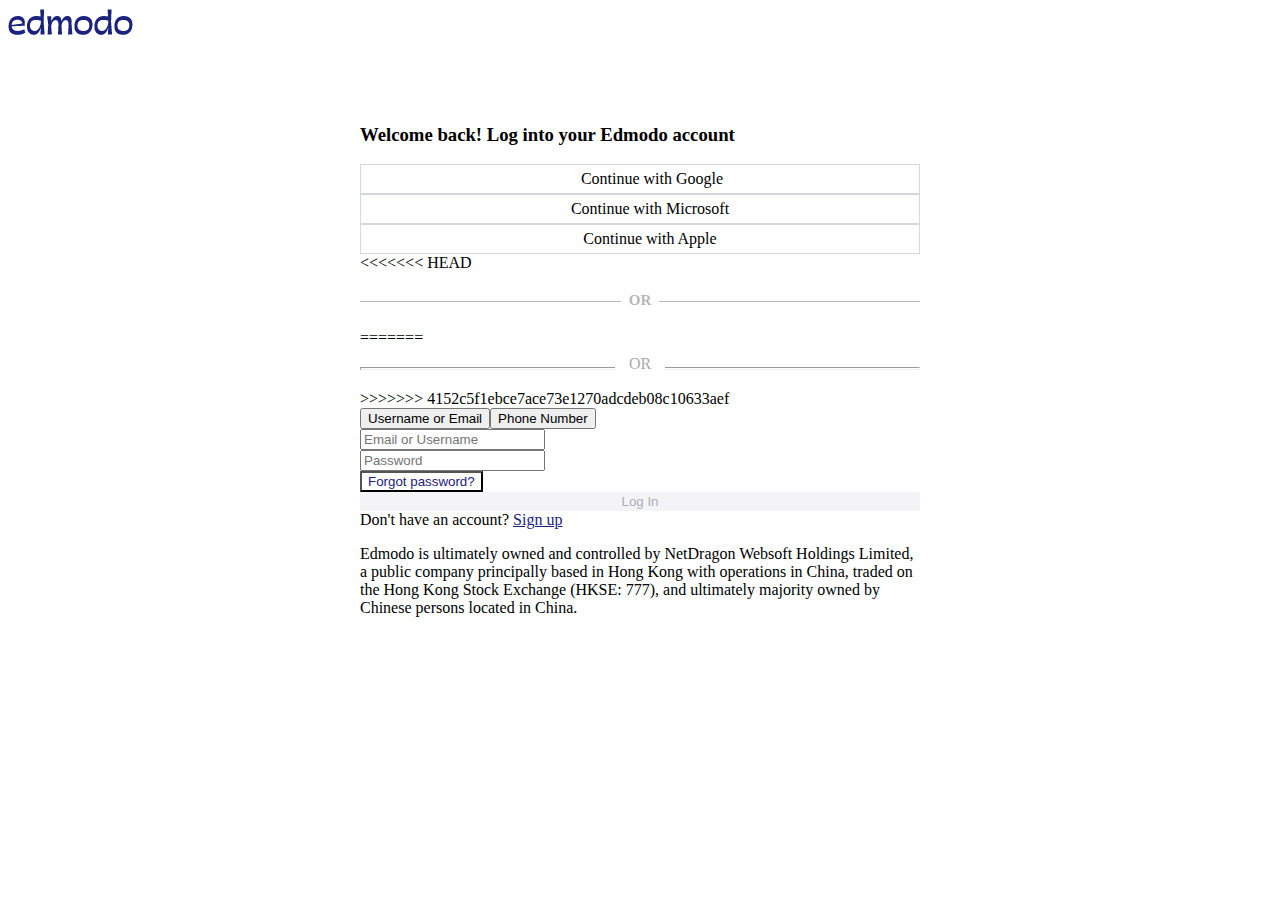
<file: login.html>
<!DOCTYPE html>
<html lang="en">

<head>
    <meta charset="UTF-8">
    <meta http-equiv="X-UA-Compatible" content="IE=edge">
    <meta name="viewport" content="width=device-width, initial-scale=1.0">
    <title>Edmodo</title>
    <link href="https://cdn.jsdelivr.net/npm/bootstrap@5.1.3/dist/css/bootstrap.min.css" rel="stylesheet"
        integrity="sha384-1BmE4kWBq78iYhFldvKuhfTAU6auU8tT94WrHftjDbrCEXSU1oBoqyl2QvZ6jIW3" crossorigin="anonymous">
    <link rel="stylesheet" href="css/style.css">
</head>

<body>
    <div id="login-page" class="view-port">
        <nav class="navbar navbar-expand-lg navbar-light bg-light">
            <div class="container ">
                <a class="navbar-brand mx-auto order-0" href="index.html">
                    <img src="img/edmodo.png" alt="" class="ed-logo">
                </a>
            </div>
        </nav>
        <div class="page-content container ">
            <h3>
                <span>Welcome back! Log into your Edmodo account</span>
            </h3>
            <div class="auth-form-validation-error-container"><div></div></div>
            <div class="sso-actions-container">
                <div class="sso-buttons">
                    <div class="sso-button-group">
                        <div class="sso-login-button btn btn-light qa-test-google_drive-login-btn ">
                            <div class="sso-login-icon-container">
                                <div class="google-sso-login-icon"></div>
                            </div>
                            <div class="sso-provider-name">
                                <span>Continue with Google</span>
                            </div>
                        </div>
                    </div>
                    <div class="sso-button-group">
                        <div class="sso-login-button btn btn-light qa-test-office_365-login-btn ">
                            <div class="sso-login-icon-container">
                                <div class="office365-sso-login-icon "></div>
                            </div>
                            <div class="sso-provider-name"><span>Continue with Microsoft</span></div>
                        </div>
                    </div>
                    <div class="sso-button-group">
                        <div class="sso-login-button btn btn-light qa-test-apple-login-btn ">
                            <div class="sso-login-icon-container">
                                <div class="apple-sso-login-icon"></div>
                            </div>
                            <div class="sso-provider-name"><span>Continue with Apple</span></div>
                        </div>
                    </div>
                </div>
            </div>
<<<<<<< HEAD
            <div class="mt-3">
                <div class="signup-or-container">
                    <div class="signup-border">
                        <h4 class="my">OR</h4> 
                    </div>
=======

            <div class="col-md-12 ">
                <div class="login-or">
                    <hr class="hr-or">
                    <span class="span-or">OR</span>

                </div>
            </div>
>>>>>>> 4152c5f1ebce7ace73e1270adcdeb08c10633aef
            <!-- phần đăng nhập mới -->
            <div role="group" class="btn-group">
                <button type="button" class="qa-test-recovery-username-btn btn btn-secondary">
                    <span>Username or Email</span>
                </button>
                <button type="button" class="qa-test-recovery-phone-btn btn btn-secondary active">
                    <span>Phone Number</span>
                </button>
            </div>
            <!-- tạo form đăng nhập gồm tên tk  -->
            <form>
                <div class="position-relative form-group"><input name="username" placeholder="Email or Username"
                        type="username" class="qa-test-login-username form-control-lg form-control" value=""></div>
                <div class="position-relative form-group"><input name="password" placeholder="Password" id="password"
                        type="password" class="qa-test-login-password form-control-lg form-control" value=""></div>
                <div class="forgot-password-container text-center"><button type="button"
                        class="qa-test-forgot-password-btn btn btn-link"><span>Forgot password?</span></button></div>
                <button id="qa-test-lightbox-login" disabled=""
                    class="btn btn-primary btn-lg btn-block disabled"><span>Log
                        In</span></button>
            </form>
            <!-- form 2 tạo bằng sđt  -->
            <div class="signup-container text-center">
                <span class="qa-test-login-signup-link">Don't have an account?
                    <a href="" class="sign_up"> Sign up </a>
                </span>
            </div>
            <div class="mt-5">
                <p>Edmodo is ultimately owned and controlled by NetDragon Websoft Holdings Limited, a public company
                    principally based in Hong Kong with operations in China, traded on the Hong Kong Stock Exchange
                    (HKSE: 777), and ultimately majority owned by Chinese persons located in China.</p>
            </div>
        </div>

    </div>

    <script src="https://cdn.jsdelivr.net/npm/bootstrap@5.1.3/dist/js/bootstrap.bundle.min.js"
        integrity="sha384-ka7Sk0Gln4gmtz2MlQnikT1wXgYsOg+OMhuP+IlRH9sENBO0LRn5q+8nbTov4+1p"
        crossorigin="anonymous"></script>
</body>

</html>
</file>
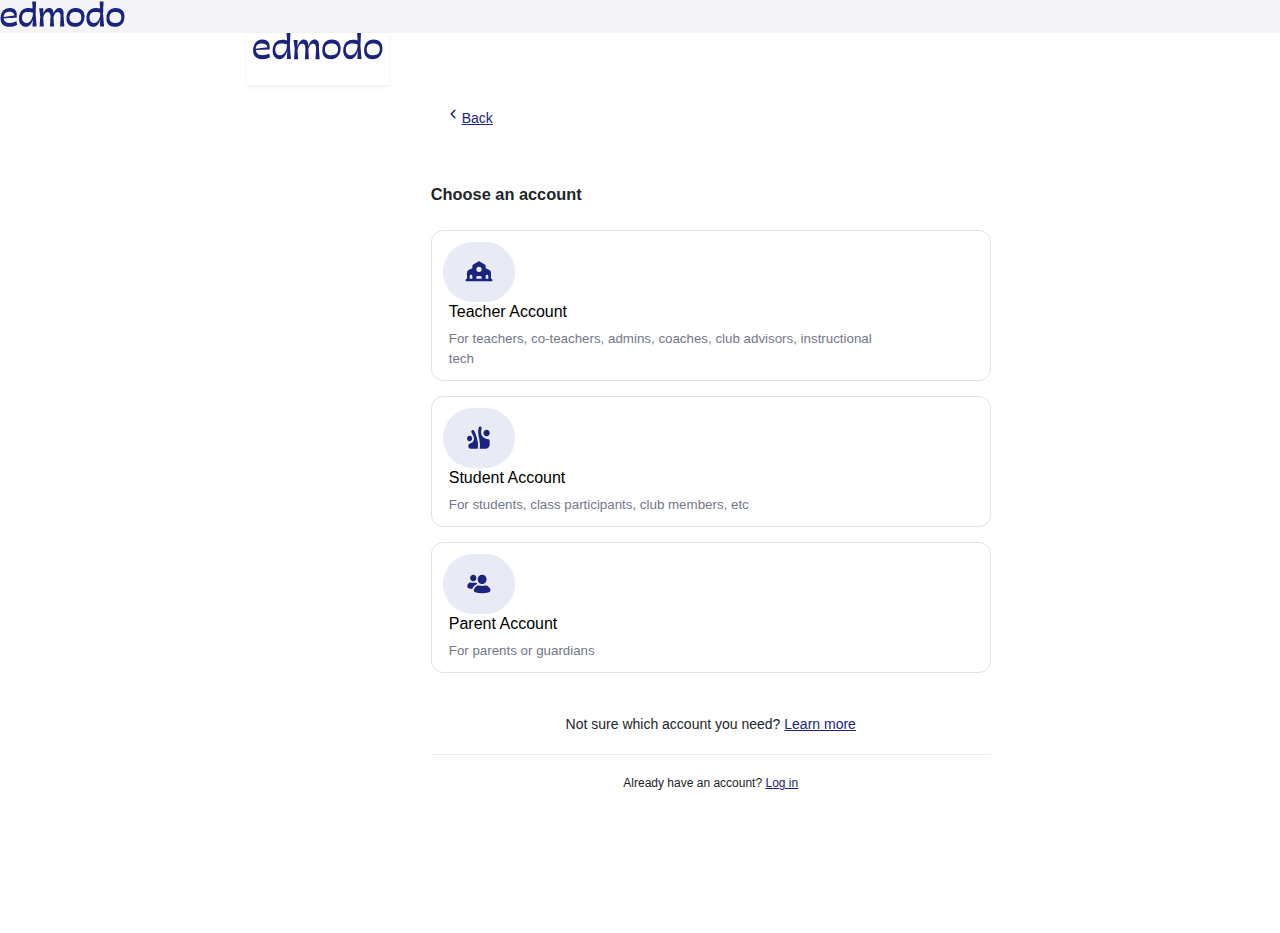
<file: signup.html>
<!DOCTYPE html>
<html lang="en">

<head>
    <meta charset="UTF-8">
    <meta http-equiv="X-UA-Compatible" content="IE=edge">
    <meta name="viewport" content="width=device-width, initial-scale=1.0">
    <title>Document</title>
    <link href="https://cdn.jsdelivr.net/npm/bootstrap@5.1.3/dist/css/bootstrap.min.css" rel="stylesheet"
        integrity="sha384-1BmE4kWBq78iYhFldvKuhfTAU6auU8tT94WrHftjDbrCEXSU1oBoqyl2QvZ6jIW3" crossorigin="anonymous">
    <link rel="stylesheet" href="assets/css/styles.css">
</head>

<body>
    <div id="login-page" class="view-port">
        <nav class="navbar navbar-expand-lg navbar-light bg-light">
            <div class="container ">
                <a class="navbar-brand mx-auto order-0" href="index.html">
                    <img src="assets/img/edmodo.png" alt="" class="ed-logo">
                </a>
            </div>
        </nav>
    </div>
    <div id="root">
        <div class="App">
            <div id="LoggedOutLayout" class="LoggedOutLayout SignUpPageBase usertype-picker-page">
                <div class="navbar-container navbar-new">
                    <nav class="navbar fixed-top"
                        style="padding: 0px; height: 52px; background-color: white; box-shadow: rgba(0, 0, 0, 0.07) 0px 2px 4px;">
                        <div class="d-flex align-items-center justify-content-center container"><a
                                aria-label="Edmodo Homepage" class="qa-test-navbar-logo-home" href="/"><svg
                                    width="141.5" height="28.3" viewBox="0 0 32 7" preserveAspectRatio="xMidYMid meet"
                                    alt="Edmodo Logo">
                                    <path fill="#1a237e"
                                        d="M3.98592915,5.09392236 C3.51771047,5.35162523 2.90534544,5.52355849 2.28116092,5.52355849 C1.24849751,5.52355849 0.768395103,5.02023668 0.720282084,4.2346501 L4.09397468,4.09955968 C4.26208118,2.4917407 3.73380152,1.62025316 2.34102919,1.62025316 C1.15259265,1.62025316 0,2.43033596 0,4.35752524 C0,5.74441852 0.828263372,6.48101266 2.25707229,6.48101266 C3.01332672,6.48101266 3.67374054,6.29673278 4.2020202,5.94091368 L3.98592915,5.09392236 Z M2.19954063,2.59240506 C2.98851036,2.59240506 3.46915997,2.85824869 3.55555556,3.53409016 L0.646464646,3.88860759 C0.695861815,3.02439354 1.17651143,2.59240506 2.19954063,2.59240506 L2.19954063,2.59240506 Z M6.55907769,6.48101266 C7.60238808,6.48101266 8.1848971,5.47730026 8.45168025,4.34077307 L8.36684191,6.40829769 L9.37373737,6.40829769 L9.1068893,3.1799213 L9.24021597,0 L8.28200357,0 L8.40325684,1.82570206 C8.0393023,1.72911536 7.63880301,1.69282257 7.20208352,1.69282257 C6.01324324,1.69282257 4.84848485,2.49081113 4.84848485,4.38922816 C4.84848485,5.75541561 5.69777702,6.48101266 6.55907769,6.48101266 L6.55907769,6.48101266 Z M5.49494949,4.13487862 C5.49494949,3.11045333 5.99397268,2.59240506 7.04085989,2.59240506 C7.5519956,2.59240506 7.978018,2.65250227 8.39192787,2.83343872 L8.4040404,2.92971033 C8.37961998,4.43626742 7.6494168,5.50886076 6.74879164,5.50886076 C5.9209719,5.50886076 5.49494949,4.91839922 5.49494949,4.13487862 L5.49494949,4.13487862 Z M10.1291498,6.48101266 L11.1701778,6.48101266 L11.0006675,4.30558366 C11.1460823,3.11204432 11.6665316,2.63965709 12.1992228,2.63965709 C12.6592391,2.63965709 12.9257142,2.90066068 12.9498097,3.95737934 L12.8288142,6.48101266 L13.8215217,6.48101266 L13.6762363,4.28064066 C13.7609591,3.11204432 14.3178754,2.63965709 14.8142292,2.63965709 C15.2743102,2.63965709 15.564816,2.91323195 15.5768638,3.90775939 L15.4438205,6.48101266 L16.4848485,6.48101266 L16.2790654,3.68400402 C16.2911131,3.47262038 16.3033552,3.28617974 16.3033552,3.0498531 C16.3033552,2.15489813 15.9401742,1.62025316 15.2257306,1.62025316 C14.5600608,1.62025316 13.9547593,2.21708935 13.6520113,3.34837096 L13.6520113,3.00023315 C13.6520113,2.14232686 13.3008781,1.62025316 12.5986765,1.62025316 C11.8844272,1.62025316 11.2670779,2.27908103 10.976572,3.46024865 L11.0006675,1.70738739 L10.020202,1.70738739 L10.2986602,3.89538766 L10.1291498,6.48101266 Z M19.352379,6.48101266 C20.516324,6.48101266 21.6565657,5.68301378 21.6565657,3.78058342 C21.6565657,2.36886556 20.8251037,1.62025316 19.4354998,1.62025316 C18.2715548,1.62025316 17.1313131,2.41812069 17.1313131,4.32074808 C17.1313131,5.73226892 17.9627115,6.48101266 19.352379,6.48101266 L19.352379,6.48101266 Z M19.3626899,2.59240506 C20.5484359,2.59240506 21.010101,3.12484603 21.010101,3.97193474 C21.010101,4.98845414 20.5233962,5.5086588 19.4376086,5.5086588 C18.2396432,5.5208951 17.7777778,4.97621784 17.7777778,4.11708705 C17.7777778,3.12484603 18.2520629,2.59240506 19.3626899,2.59240506 L19.3626899,2.59240506 Z M24.0135828,6.48101266 C25.0571029,6.48101266 25.6393606,5.47730026 25.9062125,4.34077307 L25.8213729,6.40829769 L26.8282828,6.40829769 L26.5614309,3.1799213 L26.6949542,0 L25.7364685,0 L25.8577235,1.82570206 C25.4938286,1.72911536 25.0935183,1.69282257 24.6566627,1.69282257 C23.4677405,1.69282257 22.3030303,2.49081113 22.3030303,4.38922816 C22.3030303,5.75541561 23.1522697,6.48101266 24.0135828,6.48101266 L24.0135828,6.48101266 Z M22.9494949,4.13487862 C22.9494949,3.11045333 23.4485628,2.59240506 24.4952833,2.59240506 C25.0064648,2.59240506 25.4325253,2.65250227 25.8464722,2.83343872 L25.8585859,2.92971033 C25.8341632,4.43626742 25.1038947,5.50886076 24.2031889,5.50886076 C23.3754904,5.50886076 22.9494949,4.91839922 22.9494949,4.13487862 L22.9494949,4.13487862 Z M29.6958457,6.48101266 C30.8597108,6.48101266 32,5.68301378 32,3.78058342 C32,2.36886556 31.1685497,1.62025316 29.7789018,1.62025316 C28.6149731,1.62025316 27.4747475,2.41812069 27.4747475,4.32074808 C27.4747475,5.73226892 28.3061977,6.48101266 29.6958457,6.48101266 L29.6958457,6.48101266 Z M29.706191,2.59240506 C30.8918703,2.59240506 31.3535354,3.12484603 31.3535354,3.97193474 C31.3535354,4.98845414 30.8668306,5.5086588 29.781043,5.5086588 C28.5830775,5.5208951 28.1212121,4.97621784 28.1212121,4.11708705 C28.1212121,3.12484603 28.5954972,2.59240506 29.706191,2.59240506 L29.706191,2.59240506 Z">
                                    </path>
                                </svg></a></div>
                    </nav>
                </div>
                <div class="page-content"><button type="button"
                        class="standard-btn-link eds back-button qa-test-usertypePicker-backToHome btn btn-link"><span
                            class="icon"><svg width="18" height="18" viewBox="0 0 24 24" name="left-icon">
                                <path fill="#1a237e" fill-rule="evenodd" stroke="none" stroke-width="1"
                                    id="Icon/small/left"
                                    d="M15.207 7.707L10.914 12l4.293 4.293a1 1 0 01-1.414 1.414l-5-5a1 1 0 010-1.414l5-5a1 1 0 011.414 1.414z">
                                </path>
                            </svg></span><a href="index.html"><span>Back</span></a></button>
                    <h3 class="pt-11"><span>Choose an account</span></h3>
                    <div class="usertypes-options"><button
                            class="big-button-text-image text-left usertype-btn qa-test-usertypePicker-teacherOptionBtn">
                            <div class="row">
                                <div class="image-col col-3"><svg width="32px" height="32px" viewBox="0 0 24 24"
                                        class="school-icon">
                                        <path fill="#1a237e" fill-rule="evenodd" stroke="none" stroke-width="1"
                                            id="Icon/small/school"
                                            d="M7 17v-2a1 1 0 00-2 0v2h2zm-4 0v-4.7a2 2 0 011.188-1.828L7 9.222V7.43a1 1 0 01.481-.855l4-2.429a1 1 0 011.038 0l4 2.43a1 1 0 01.481.854v1.793l2.812 1.25A2 2 0 0121 12.3V17a1 1 0 011 1v1H2v-1a1 1 0 011-1zm16 0v-2a1 1 0 00-2 0v2h2zm-5 0v-1a1 1 0 00-1-1h-2a1 1 0 00-1 1v1h4zm-2-5a2 2 0 100-4 2 2 0 000 4z">
                                        </path>
                                    </svg></div>
                                <div class="desc-col col-15">
                                    <div class="button-title"><span>Teacher Account</span></div>
                                    <div class="button-description"><span>For teachers, co-teachers, admins, coaches,
                                            club advisors, instructional tech</span></div>
                                </div>
                            </div>
                        </button><button
                            class="big-button-text-image text-left usertype-btn qa-test-usertypePicker-studentOptionBtn">
                            <div class="row">
                                <div class="image-col col-3"><svg width="32px" height="32px" viewBox="0 0 24 24"
                                        class="class-icon">
                                        <path fill="#1a237e" fill-rule="evenodd" stroke="none" stroke-width="1"
                                            id="Icon/small/class"
                                            d="M15.365 8.318c0-1.356 1.051-2.454 2.348-2.454s2.348 1.098 2.348 2.454-1.051 2.455-2.348 2.455-2.348-1.1-2.348-2.455zm-1.408-3.682c-.75 3.198-.462 4.803.854 6.387C15.756 12.103 17 12.5 19 13c.992.248 1 1 1 1.5V16.794a3.2 3.2 0 01-3.205 3.194c-1.677-.002-3.108.002-4.295.012.517-2.509-.033-5.558-.5-8-.391-2.045-1.174-5.318 0-8.182.2-.49.65-.593 1.174-.409.523.184.911.679.783 1.227zm-6.261 9.819C8.45 13.248 8.87 12 6.366 7.909c-.354-.577-.149-1.26.39-1.636.54-.376 1.38-.188 1.722.409C9.652 9.136 9.841 10.01 10.435 12c.391 2.045 1.348 4.318.565 8H5.6A1.6 1.6 0 014 18.4v-.9c0-.765.968-1.21 1.348-1.41.782-.408 1.598-.436 2.348-1.635zM3.015 12.16c.13-1.121 1.106-1.92 2.179-1.782 1.072.137 1.836 1.157 1.704 2.278-.13 1.121-1.106 1.92-2.179 1.782-1.072-.137-1.835-1.157-1.704-2.278z">
                                        </path>
                                    </svg></div>
                                <div class="desc-col col-15">
                                    <div class="button-title"><span>Student Account</span></div>
                                    <div class="button-description"><span>For students, class participants, club
                                            members, etc</span></div>
                                </div>
                            </div>
                        </button><button
                            class="big-button-text-image text-left usertype-btn qa-test-usertypePicker-parentOptionBtn">
                            <div class="row">
                                <div class="image-col col-3"><svg width="32px" height="32px" viewBox="0 0 24 24"
                                        class="group-icon">
                                        <path fill="#1a237e" fill-rule="evenodd" stroke="none" stroke-width="1"
                                            id="Icon/small/group"
                                            d="M10.82 12.073c-.29.057-.595.148-.927.283-1.15.466-2.125 1.585-2.927 3.354a10.257 10.257 0 01-2.731-.52 1.6 1.6 0 01-.982-2.09c.398-1.036.885-1.688 1.463-1.955.997-.46 1.532.014 2.91 0 1.377-.013 1.376-.327 2.129 0 .46.2.823.53 1.066.928zm-.777-4.528C10.043 8.904 8.995 10 7.696 10c-1.3 0-2.348-1.096-2.348-2.455 0-1.358 1.049-2.454 2.348-2.454s2.347 1.096 2.347 2.454zm.314 5.891c1.39-.559 2.071.016 3.99 0 1.92-.016 2.645-.516 3.992 0 .898.344 1.624 1.226 2.18 2.645a1.6 1.6 0 01-.983 2.102c-1.633.545-3.361.817-5.185.817-1.815 0-3.536-.27-5.164-.81a1.6 1.6 0 01-.979-2.12c.574-1.41 1.29-2.288 2.149-2.634zm7.317-4.868c0 1.924-1.486 3.477-3.326 3.477s-3.326-1.553-3.326-3.477 1.485-3.477 3.326-3.477c1.84 0 3.326 1.553 3.326 3.477z">
                                        </path>
                                    </svg></div>
                                <div class="desc-col col-15">
                                    <div class="button-title"><span>Parent Account</span></div>
                                    <div class="button-description"><span>For parents or guardians</span></div>
                                </div>
                            </div>
                        </button></div>
                    <p class="which-account-message text-center py-4"><span class="qa-test-signup-learnMoreLink">Not sure which account you need? <a href="https://a.edim.co/images_v2/pdf/Account_Types_on_Edmodo-English.pdf" target="_blank">Learn more</a></span></p>
                    <p class="body-2-text text-center pt-4"><span class="qa-test-signup-loginLink">Already have an account? <a href="/login">Log in</a></span></p>
                </div>
            </div>
        </div>
    </div>

</body>

</html>
</file>
<file: css/main.css>
.ed-logo {
  width: auto;
}
.body{
  margin: 0;
  padding: 0;
  line-height: 21px;
  background: #f4f4f7;
}
.header{
  width: auto;
  height: 60px;
}

.new-container-fluid.navbar-brand {
  display: flex;
  justify-content: space-between;
}

.signup-or-container {
  text-align: center;
  border-collapse: 1px solid;
  margin: auto;
  flex-direction: row;
}
.distance-learning-banner {
  display: -webkit-flex;
  display: flex;
  -webkit-justify-content: flex-start;
  justify-content: flex-start;
  -webkit-align-items: center;
  align-items: center;
  background-color: #e8eaf6;
  padding: 14px 27px;
  border-radius: 12px;
  margin-bottom: 8px;
}
.col-md-12{
  padding:12 ;
}
.distance-learning-banner .text {
  padding: 0 32px;
  min-width: 240px;
  max-width: 730px;
}
.distance-learning-banner .text .title {
  font-size: 18px;
  font-weight: 700;
}
.image {
  -webkit-flex-shrink: 0;
  flex-shrink: 0;
  height: 72px;
  width: 72px;
  background-size: 72px;
}
.button {
  margin-left: auto;
  margin-right: 0;
}
.btn-primary {
  color: #fff;
  background-color: #1a237e;
  border-color: #1a237e;
}
.btn {
  display: inline-block;
  font-weight: 400;
  text-align: center;
  white-space: nowrap;
  vertical-align: middle;
  -webkit-user-select: none;
  user-select: none;
  border: 1px solid transparent;
  padding: 0.375rem 0.75rem;
  font-size: 0.875rem;
  line-height: 1.5;
  border-radius: 0.25rem;
}
</file>
<file: assets/css/learn.css>
body{
    margin: 0px;
    padding: 0px;
}
.signup{
    padding:15px;
    background-color: #FFCA28 ;
    
}
.login{
    padding:15px;
    background-color: rgb(255, 255, 255); 
}
.meoau{
    margin: 0px;
}
.nna{
    padding: 0px;
}
.m2{
    padding: 0px;
}
.navbar-expand-lg{
    padding:0px;
    border-bottom: 1px solid rgb(207, 207, 207);
    
}
header.container-fluid{
    padding: 0px;
}
.boxh1{
    line-height: 1.3;
    margin-bottom: 12px;
    color: #1a237e;
    font-size: 40px ;
    font-weight: 350;
    margin-right: -20px;
}
.boxp{
    margin: 0 0 20px;
    margin-right: -60px;
}

.btn-outline-warning{
    background-color: #FFCA27;
    padding: 17px 40px 17px 40px;
    border-radius: 5px;
    color: #1a237e;
    font-size: 18px;
    margin: 0 0 100px;
}
.p_about{
    margin-top: 0;
    margin-bottom: 20px;
    margin: 0 0 20px;
    font-size: 21px;
    font-family: sans-serif;
    color: rgb(97, 96, 96);
}
.h4_about{
    margin-top: 0;
    margin-bottom: 20px;
    margin: 0 0 20px;
    font-size: 24px;
    line-height: 36px;
    color: rgb(64, 72, 167);
    font-family:Verdana, Arial, Helvetica, sans-serif;
}
.col-sm-9{
    text-align: start;
    margin-left: 200px;
    margin-top: 200px;
}
.about_text{
    font-size: 21px;
    font-family: sans-serif;
    margin-top: 80px;
    margin-bottom: 20px;
    color: rgb(90, 89, 89);
    
}
.me_p{
    font-size: 21px;
    font-family: sans-serif;
    color: rgb(90, 89, 89);
    padding-right: 50px;
}
.onthe_about{
    background-color: #303f9f;
    background-position: center center;
    background-repeat: no-repeat;
    padding-top: 4vw;
    padding-right: 30px;
    padding-bottom: 2vw;
    padding-left: 30px;
    margin-bottom: 0px;
    margin-top: 0px;
    border-width: 0px 0px 0px 0px;
    border-color: #eae9e9;
    border-style: solid;
}
.text-1{
    background-color: #5C6BC0;
    color: white;
    height: 134px;  
}
.text-2{
    background-color: #5C6BC0;
    color: white;
    height: 134px; 
    
}
.text-3{
    background-color: #5C6BC0;
    color: white;
    height: 134px;   
}
.carousel{
    padding: 20px;  
}
.hbspt-form {
    display: flex;
    justify-content: center;
    margin: auto;
}
.hbspt-form {
    width: 95%;
    background-color: #DCE0F1;
    /* background-color: rgb(197,202,233,.6); */
    padding: 2.5%;
    border-radius: 7px;
    max-width: 100% !important;
}
element.style {
    width: 100%;
    position: static;
    border: none;
    display: block;
    overflow: hidden;
    height: 945.5px;
}
.hs-form {
    width: 100% !important;
}

.hs-field-desc {
    width: 100%;
}
.hs-field-desc {
    margin: 0px 0px 6px;
    color: #7C98B6;
    font-size: 14px;
    width:100%;
}
.hs-input {
    display: inline-block;
    width: 90%;
    height: 40px;
    font-family: "Helvetica Neue",Helvetica,Arial,sans-serif;
    font-size: 16px;
    font-weight: normal;
    line-height: 22px;
    color: #33475b;
    border: 1px solid #cbd6e2;
    border-radius: 3px;
}
.hs-button{
    margin-top: 10px;
    background: #FFCA28;
    border-color: #FFCA28;
    color: #1A237E;
    font-size: 16px;
    line-height: 16px;
}
.hs-button {
    display: inline-block;
    font-weight: 700;
    position: relative;
    text-align: center;
    transition: all .15s linear;
    border-radius: 3px;
    border-style: solid;
    border-width: 1px;
    padding: 12px 24px;
}
 .legal-consent-container .hs-richtext, .hs-form-a2267e96-7e6b-465c-a0f5-03a933033589_e1e8a48c-2eb7-477f-865f-47206d24f2b7 .legal-consent-container label:not(.hs-error-msg) {
    color: #33475b;
    font-size: 12px;
}
.hs-custom-style>div input:not([type=image]):not([type=submit]):not([type=button]):not([type=radio]):not([type=checkbox]):not([type=file]), .hs-custom-style fieldset input:not([type=image]):not([type=submit]):not([type=button]):not([type=radio]):not([type=checkbox]):not([type=file]) {
    box-sizing: border-box;
    padding: 0 15px;
    min-height: 27px;
}
.hs-input:not([type=file]) {
    background-color: #f5f8fa;
}
.hs-custom-style .hs-input, .hs-custom-style fieldset {
    max-width: 100%;
}
.hs-fieldtype-intl-phone.hs-input .hs-input {
    margin-bottom: 0;
}
.hs-fieldtype-intl-phone.hs-input select {
    float: left;
    width: 30%!important;
}
.hs-custom-style .hs-input, .hs-custom-style fieldset {
    max-width: 100%;
}
.hs-fieldtype-intl-phone.hs-input {
    padding: 0;
    background: none;
    border: none;
    height: auto;
}
.hs-fieldtype-intl-phone.hs-input input {
    width: 68%!important;
    float: right;
}

.table-contents-footer{
    padding-left: 30px;
    padding-right: 30px;
}
.image-table {
    display: block;
    margin-bottom: 50px;
}
img {
    border-style: none;
    vertical-align: top;
    
    height: auto;
}
.image-t {
    display: block;
}
.table-contents .table-columns .col-lg-2:first-child, .table-contents .table-columns .col-md-2:first-child,.table-contents .table-columns .col-sm-2:first-child {
    width: 34%;
}
.table-contents  footer .table-columns {
    padding-left: 15px;
    padding-right: 15px;
}
.table-1{
    padding-left: 15px;
    padding-right: 15px;
    margin: 0px;
    position: relative;
    padding: 30px 10px 20px;
    border-top: 1px solid #e0e0e0;
    background-repeat: no-repeat;
    background-position: center center;
    color: #777777;
    
}
.table-table-2{
    margin-top: 74px;
    
}
.table-contents .table-columns .col-lg-2, .table-contents .table-columns.col-md-2, .table-contents .table-columns .col-sm-2 {
    width: 16.5%;
}
</file>
<file: css/style.css>
<<<<<<< HEAD
.sso-button-group {
  display: -webkit-flex;
  display: flex;
  -webkit-flex-direction: column;
  flex-direction: column;
  margin-bottom: 10px;
}
.sso-button-group .sso-login-button {
  position: relative;
  border: 1px solid #d5d6e0;
  box-shadow: none;

  display: -webkit-flex;
  justify-content: center
}
.sso-provider-name{
  margin: 0 100px;
  padding: 5px;
}
.view-port.page-content h3 {
  padding-top: 56px;
  color: #3d2f2f;
  line-height: 32px;
}


.page-content {
  width: 560px;
  padding: 65px 42px 32px;
  justify-self: center;
}
.google-sso-login-icon {
  background: url(https://new.edmodo.com/static/media/google_icon.570eadea.svg)
   no-repeat;
  width: 24px;
  height: 24px;
}
.office365-sso-login-icon {
  background: url(https://new.edmodo.com/static/media/microsoft_icon.cf649998.svg)
    no-repeat;
  width: 20px;
  height: 20px;
}
.apple-sso-login-icon {
  background: url(https://new.edmodo.com/static/media/appleid_button.e2ce7cd8.svg)
    no-repeat;
  width: 20px;
  height: 20px;
}

h4 {
  overflow: hidden;
  text-align: center;
}
h4:before,
h4:after {
  background-color: #b8b8b8;
  ;
  content: "";
  display: inline-block;
  height: 1px;
  position: relative;
  vertical-align: middle;
  width: 50%;
}
h4:before {
  right: 0.5em;
  margin-left: -50%;    
}
h4:after {
  left: 0.5em;
  margin-right: -50%;
}
.my{
  color: #b8b8b8;
  font-size: 15px;
<<<<<<< HEAD
}
=======
.new-container-fluid.navbar-brand {
    display: flex;
    justify-content: space-between;
}

.login-or {
    position: relative;
    color: #aaa;
    margin-top: 10px;
    margin-bottom: 10px;
    padding-top: 10px;
    padding-bottom: 10px;
}
.span-or {
    display: block;
    position: absolute;
    left: 50%;
    top: -2px;
    margin-left: -25px;
    background-color: #fff;
    width: 50px;
    text-align: center;
}
.hr-or {
    height: 1px;
    margin-top: 0px !important;
    margin-bottom: 0px !important;
}
.page-content {
        width: 560px;
        padding: 65px 42px 32px;
        justify-self: center;
        align-items: center;
}
.google-sso-login-icon {
        background: url(https://new.edmodo.com/static/media/google_icon.570eadea.svg)
          no-repeat;
        background-size: 24px 24px;
        width: 24px;
        height: 24px;
}
 .office365-sso-login-icon {
        background: url(https://new.edmodo.com/static/media/microsoft_icon.cf649998.svg)
          no-repeat;
        background-size: 20px 20px;
        width: 20px;
        height: 20px;
 }
 .apple-sso-login-icon {
        background: url(https://new.edmodo.com/static/media/appleid_button.e2ce7cd8.svg)
          no-repeat;
        background-size: 20px 20px;
        width: 20px;
        height: 20px;
}
.sso-login-button{
    display: flex;
    align-items: center;
    text-align: center;
}
.sso-provider-name{
    display: flex;
    margin: 0 auto;
    text-align: justify;
}
.btn.btn-primary.disabled, .btn.btn-primary:disabled {
    border: 1px solid #f4f4f7;
    background: #f4f4f7;
    color: #abaeba;
    cursor: default;
    width: 100%;
}
.btn-group, .btn-group-vertical {
    position: relative;
    display: -webkit-inline-flex;
    display: inline-flex;
    vertical-align: middle;
    width: 100%;
    background: white;
    color: #abaeba;
}
.btn-link {
    font-weight: 400;
    color: #1a237e;
    background-color: initial;
}
.btn:not(:disabled):not(.disabled) {
    cursor: pointer;
}
.sign_up{
    color: #1a237e;
    background-color: initial;
>>>>>>> 8fe7b3adbe052fc8e317808b1beb4306a910a5a4
}
.btn-group{
  width: 100%;
}
>>>>>>> 4152c5f1ebce7ace73e1270adcdeb08c10633aef
</file>
<file: assets/css/styles.css>
#root, .App, body {
    height: 100%;
}
body, button, div, fieldset, form, h1, h2, h3, h4, h5, h6, html, input, label, legend, p, select, textarea {
    margin: 0;
    padding: 0;
    line-height: 20px;
}
body {
    margin: 0;
    font-family: "Helvetica Neue",Helvetica,Arial,sans-serif;
    font-size: .875rem;
    font-weight: 400;
    line-height: 1.5;
    color: #212529;
    text-align: left;
    background-color: #f4f4f7;
}
body {
    padding: 0;
    font-family: sans-serif;
    min-height: 100%;
    text-align: start!important;
}
.LoggedOutLayout {
    background: #fff;
    display: -webkit-flex;
    display: flex;
    -webkit-justify-content: center;
    justify-content: center;
    height: auto;
    min-height: 100vh;
}
.LoggedOutLayout .page-content {
    width: 560px;
    padding: 65px 42px 32px;
}

/* làm nút  */

.btn-link {
    font-weight: 400;
    color: #1a237e;
    background-color: initial;
}
.btn {
    display: inline-block;
    font-weight: 400;
    text-align: center;
    white-space: nowrap;
    vertical-align: middle;
    -webkit-user-select: none;
    user-select: none;
    border: 1px solid transparent;
    padding: 0.375rem 0.75rem;
    font-size: .875rem;
    line-height: 1.5;
    border-radius: 0.25rem;
    transition: color .15s ease-in-out,background-color .15s ease-in-out,border-color .15s ease-in-out,box-shadow .15s ease-in-out;
}
button {
    width: auto;
    overflow: visible;
}
.pt-11, .py-11 {
    padding-top: 3rem!important;
}
/* các lựa chọn */
.usertype-picker-page .usertypes-options {
    padding: 16px 0;
}
.big-button-text-image {
    width: 100%;
    white-space: normal;
    border: 1px solid #e1e1e7;
    background-color: initial;
    border-radius: 12px;
    margin-top: 10px;
    margin-bottom: 5px;
    padding: 1px;
}

.text-left {
    text-align: left!important;
}
.usertype-picker-page .usertypes-options .usertype-btn .row {
    -webkit-align-items: center;
    align-items: center;
}
.big-button-text-image .row {
    margin: 10px;
}
.row {
    display: -webkit-flex;
    display: flex;
    -webkit-flex-wrap: wrap;
    flex-wrap: wrap;
    margin-right: -6px;
    margin-left: -6px;
}
.usertype-picker-page .usertypes-options .usertype-btn .image-col {
    background-color: #e8eaf6;
    max-width: 60px;
    height: 60px;
    border-radius: 30px;
    margin-right: 10px;
}
.big-button-text-image .image-col {
    display: -webkit-flex;
    display: flex;
    -webkit-align-items: center;
    align-items: center;
    -webkit-justify-content: center;
    justify-content: center;
}
.col-3 {
    -webkit-flex: 0 0 16.66667%;
    flex: 0 0 16.66667%;
    max-width: 16.66667%;
}
.col, .col-1, .col-2, .col-3, .col-4, .col-5, .col-6, .col-7, .col-8, .col-9, .col-10, .col-11, .col-12, .col-13, .col-14, .col-15, .col-16, .col-17, .col-18, .col-auto, .col-lg, .col-lg-1, .col-lg-2, .col-lg-3, .col-lg-4, .col-lg-5, .col-lg-6, .col-lg-7, .col-lg-8, .col-lg-9, .col-lg-10, .col-lg-11, .col-lg-12, .col-lg-13, .col-lg-14, .col-lg-15, .col-lg-16, .col-lg-17, .col-lg-18, .col-lg-auto, .col-md, .col-md-1, .col-md-2, .col-md-3, .col-md-4, .col-md-5, .col-md-6, .col-md-7, .col-md-8, .col-md-9, .col-md-10, .col-md-11, .col-md-12, .col-md-13, .col-md-14, .col-md-15, .col-md-16, .col-md-17, .col-md-18, .col-md-auto, .col-sm, .col-sm-1, .col-sm-2, .col-sm-3, .col-sm-4, .col-sm-5, .col-sm-6, .col-sm-7, .col-sm-8, .col-sm-9, .col-sm-10, .col-sm-11, .col-sm-12, .col-sm-13, .col-sm-14, .col-sm-15, .col-sm-16, .col-sm-17, .col-sm-18, .col-sm-auto, .col-xl, .col-xl-1, .col-xl-2, .col-xl-3, .col-xl-4, .col-xl-5, .col-xl-6, .col-xl-7, .col-xl-8, .col-xl-9, .col-xl-10, .col-xl-11, .col-xl-12, .col-xl-13, .col-xl-14, .col-xl-15, .col-xl-16, .col-xl-17, .col-xl-18, .col-xl-auto {
    position: relative;
    width: 100%;
    min-height: 1px;
    padding-right: 6px;
    padding-left: 6px;
}
.col-15 {
    -webkit-flex: 0 0 83.33333%;
    flex: 0 0 83.33333%;
    max-width: 83.33333%;
}
.big-button-text-image .desc-col .button-title {
    font-size: 16px;
}
.big-button-text-image .desc-col .button-description {
    margin-top: 7px;
    color: #73778b;
}
/* not sure */

.usertype-picker-page .which-account-message {
    border-bottom: 1px solid #ebebef;
}
.text-center {
    text-align: center!important;
}
.pb-4, .py-4 {
    padding-bottom: 1.25rem!important;
}
.pt-4, .py-4 {
    padding-top: 1.25rem!important;
}
.body-2-text {
    font-size: .75rem;
    line-height: 16px;
}
a{
    color: #1a237e;
}
</file>
